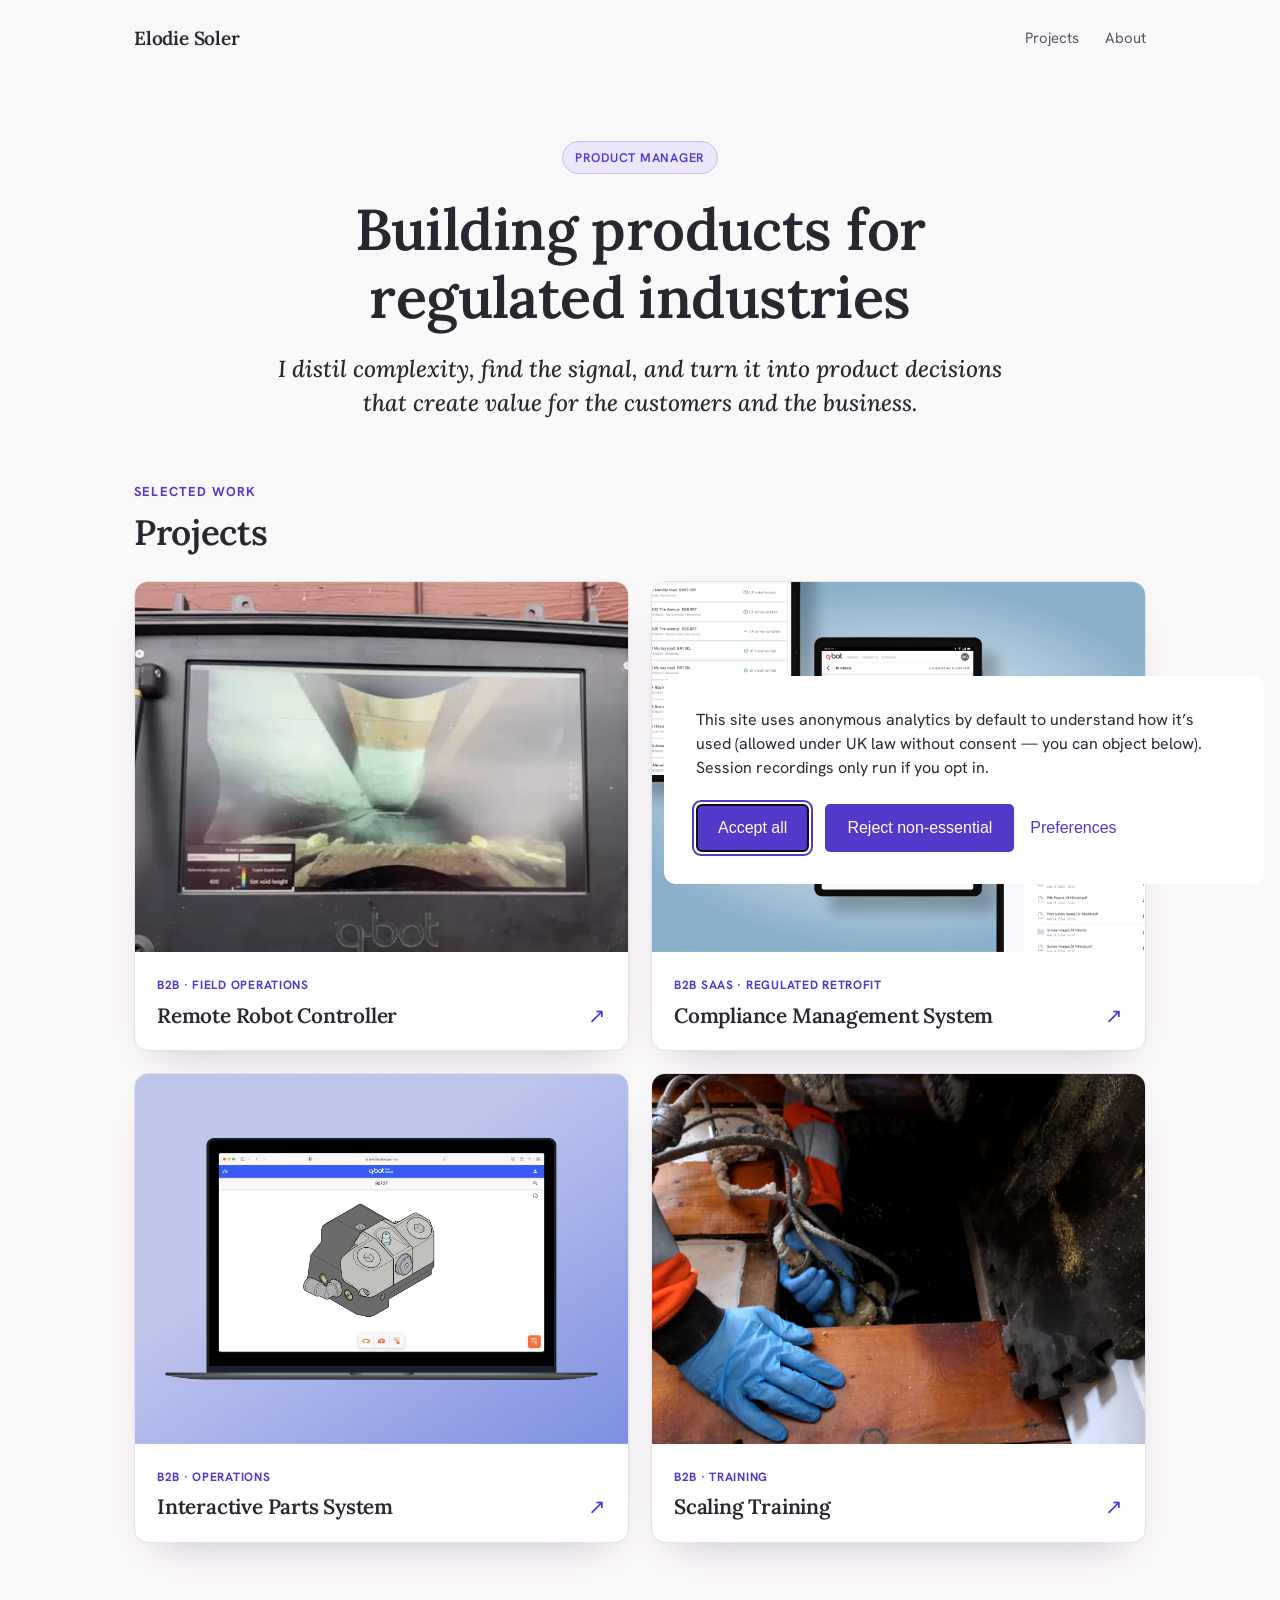
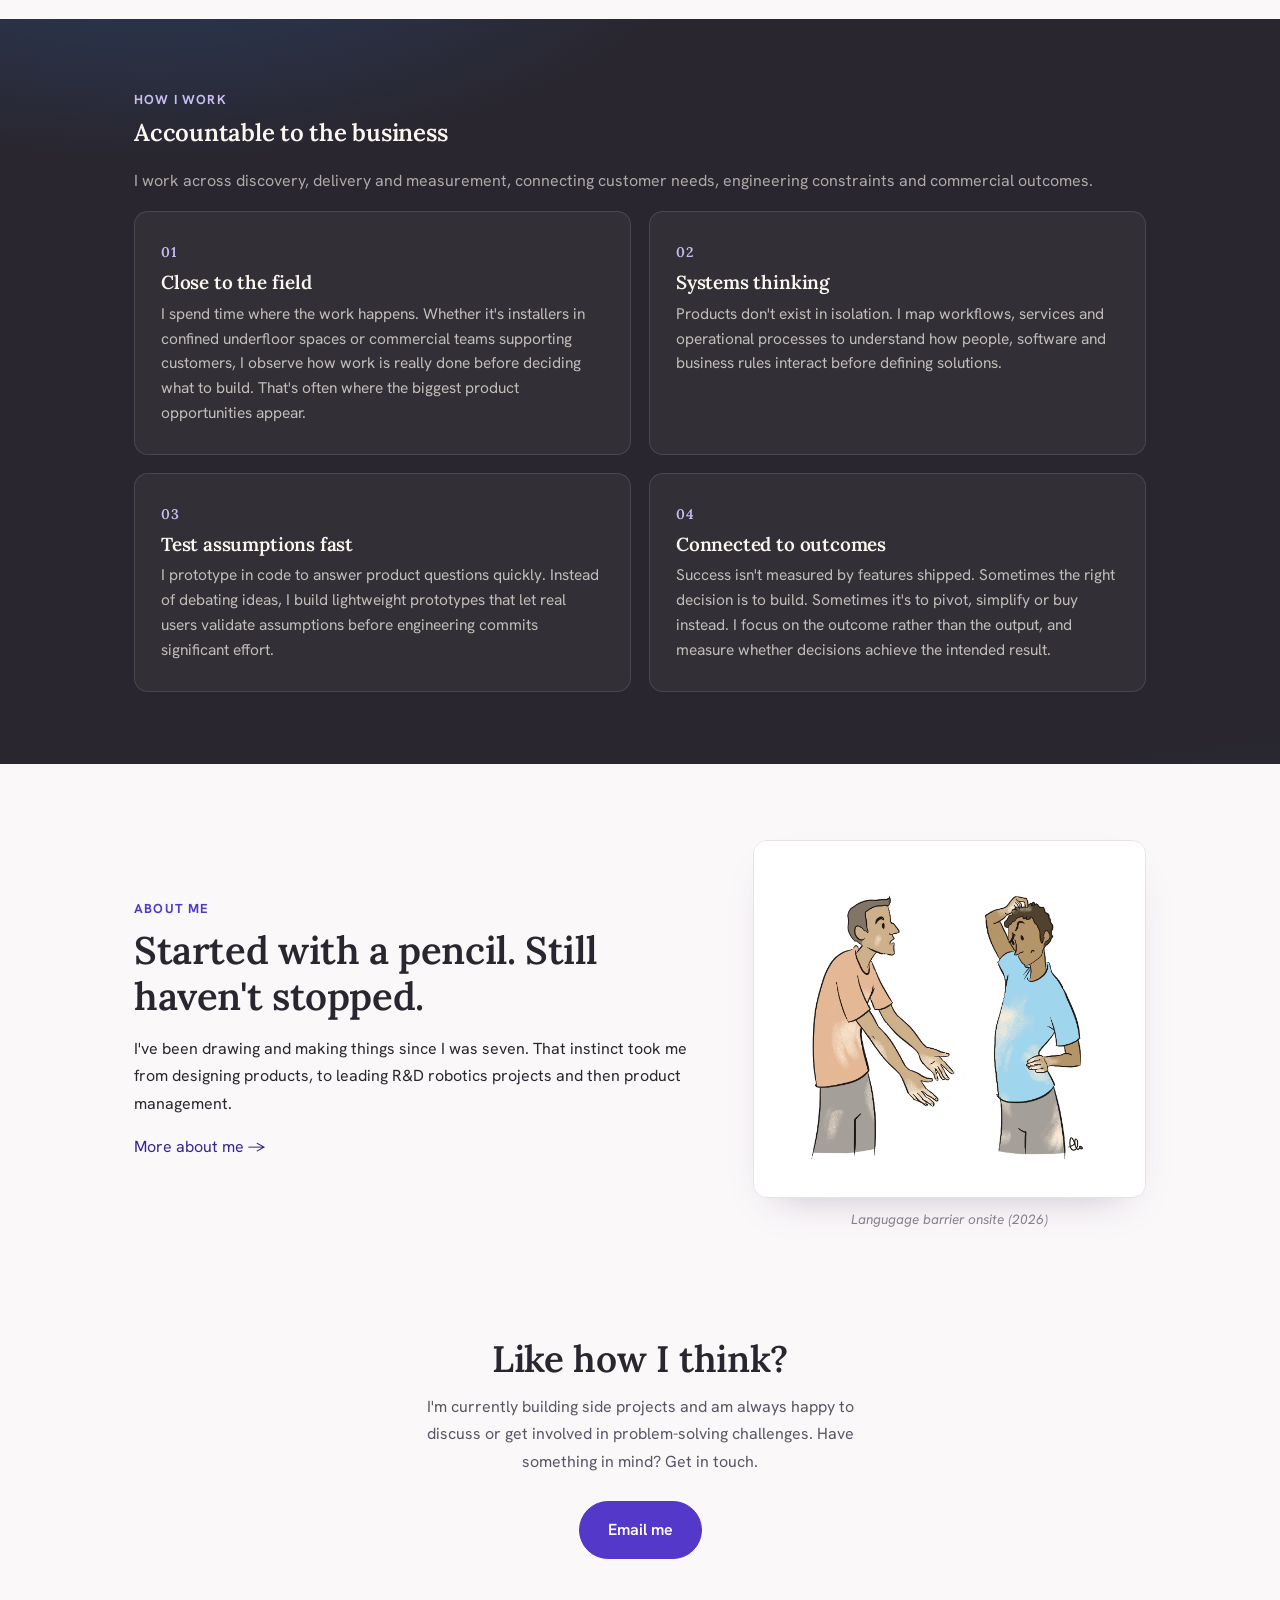
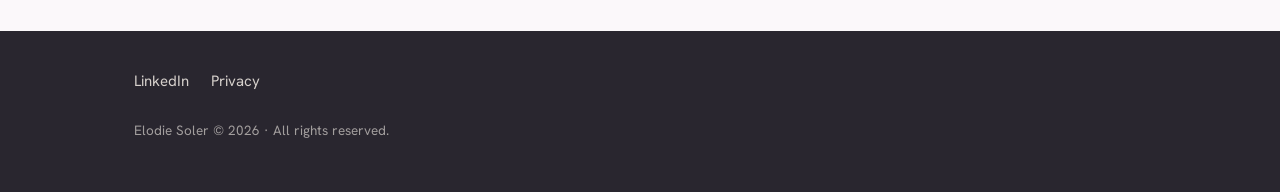
<file: index.html>
<!DOCTYPE html>
<html lang="en-GB">
<head>
<meta charset="UTF-8">
<meta name="viewport" content="width=device-width, initial-scale=1">

<title>Elodie Soler | Product Manager</title>
<meta property="og:type" content="website">
<meta property="og:site_name" content="Elodie Soler">
<meta property="og:url" content="https://elodiesoler.com/">
<meta property="og:title" content="Elodie Soler | Product Manager">
<meta property="og:image" content="https://elodiesoler.com/images/og/default.jpg">
<meta property="og:image:width" content="1200">
<meta property="og:image:height" content="630">
<meta property="og:image:alt" content="Elodie Soler, Product Manager">
<meta name="twitter:card" content="summary_large_image">
<meta property="og:description" content="Product Manager specialising in regulated industries, field operations and compliance. Customer discovery, product strategy, prototyping and measurable outcomes.">
<meta name="description" content="Product Manager specialising in regulated industries, field operations and compliance. Customer discovery, product strategy, prototyping and measurable outcomes.">
<link rel="icon" href="/images/shared/favicon.png">
<link rel="canonical" href="https://elodiesoler.com/">
<link rel="stylesheet" href="/styles.css">

<!-- 1. Consent Mode defaults — opt-out model under PECR statistical purposes exception -->
<script>
  window.dataLayer = window.dataLayer || [];
  function gtag() { dataLayer.push(arguments); }
  gtag('consent', 'default', {
    // Granted unless the visitor has explicitly objected (DUAA opt-out)
    analytics_storage: localStorage.getItem('stcm.consent.analytics') === 'false' ? 'denied' : 'granted',

    // No advertising on this site — never granted
    ad_storage: 'denied',
    ad_user_data: 'denied',
    ad_personalization: 'denied',

    // Essential is required and cannot be rejected
    functionality_storage: 'granted',
    security_storage: 'granted'
  });
</script>

<!-- 2. Silktide Consent Manager (self-hosted) -->
<link rel="stylesheet" href="/assets/cm-ui.css">
<script src="/assets/cm-ui.js"></script>

<!-- 3. Banner configuration -->
<script>
  window.silktideConsentManager.init({
    consentTypes: [
      {
        id: 'essential',
        label: 'Essential',
        description: '<p>Required for the website to function. These cannot be switched off.</p>',
        required: true
      },
      {
        id: 'analytics',
        label: 'Analytics',
        description: '<p>Anonymous, aggregate usage statistics (Google Analytics) to improve this site. On by default under UK law; switch off any time.</p>',
        defaultValue: true,
        gtag: 'analytics_storage',
        onReject: function () {
          // DUAA requires we actually stop: remove existing GA cookies
          ['_ga', '_ga_RZK5H4CGJH'].forEach(function (n) {
            document.cookie = n + '=; expires=Thu, 01 Jan 1970 00:00:00 GMT; path=/; domain=.elodiesoler.com';
            document.cookie = n + '=; expires=Thu, 01 Jan 1970 00:00:00 GMT; path=/';
          });
        }
      },
      {
        id: 'recordings',
        label: 'Session recordings',
        description: '<p>Opt-in session recordings and heatmaps (Microsoft Clarity) to see where the site confuses people.</p>',
        defaultValue: false,
        onReject: function () {
          if (window.clarity) { window.clarity('stop'); }
        }
      }
    ],
    text: {
      prompt: {
        description: '<p>This site uses anonymous analytics by default to understand how it\u2019s used (allowed under UK law without consent \u2014 you can object below). Session recordings only run if you opt in.</p>'
      }
    }
  });
</script>
<!-- ===== END CONSENT ===== -->

<!-- Google Tag Manager -->
<script>(function(w,d,s,l,i){w[l]=w[l]||[];w[l].push({'gtm.start':
new Date().getTime(),event:'gtm.js'});var f=d.getElementsByTagName(s)[0],
j=d.createElement(s),dl=l!='dataLayer'?'&l='+l:'';j.async=true;j.src=
'https://www.googletagmanager.com/gtm.js?id='+i+dl;f.parentNode.insertBefore(j,f);
})(window,document,'script','dataLayer','GTM-PLMG66MH');</script>
<!-- End Google Tag Manager -->
</head>

<body class="index-page">

<!-- Google Tag Manager (noscript) -->
<noscript><iframe src="https://www.googletagmanager.com/ns.html?id=GTM-PLMG66MH"
height="0" width="0" style="display:none;visibility:hidden"></iframe></noscript>
<!-- End Google Tag Manager (noscript) -->

<!-- ===== top nav ===== -->
<nav class="nav">
  <a href="/" class="brand">Elodie Soler</a>
  <div class="links">
    <a href="/">Projects</a>
    <a href="/about/">About</a>
  </div>
</nav>

<!-- ===== HERO ===== -->
<header class="hero hero--centered wide">
  <div class="eyebrow rise d1">
    <span class="tag">Product Manager</span>
  </div>
  <p class="hero-title rise d2">Building products for regulated industries</p>
  <h1 class="lede rise d3">I distil complexity, find the signal, and turn it into product decisions that create value for the customers and the business.</h1>
</header>

<!-- <div class="wide" style="padding-top:24px;"><hr class="divider"></div> -->

<!-- ===== SELECTED WORK ===== -->
<section class="section wide" id="work">
  <span class="kicker">Selected work</span>
  <h2>Projects</h2>
 <!-- <p class="sub">B2B SaaS, robotics operations and feasibility studies.</p>-->

   

  <div class="work-grid">

     <a class="card" href="/projects/robot-control-interface/">
      <div class="thumb"><img src="/images/projects/robot-control-interface/front-cover.jpg" alt="Remote Robot Controller"></div>
      <div class="body">
        <span class="cat">B2B · Field Operations</span>
        <h3>Remote Robot Controller <span class="arr">↗</span></h3>
      </div>
    </a>

   <a class="card" href="/projects/quality-and-compliance-system/">
      <div class="thumb"><img src="/images/projects/quality-and-compliance-system/hero.png" alt="Compliance Management System"></div>
      <div class="body">
        <span class="cat">B2B SaaS · Regulated Retrofit</span>
        <h3>Compliance Management System <span class="arr">↗</span></h3>
      </div>
    </a>

      <!-- <a class="card" href="/projects/web-homepage-redesign/">
      <div class="thumb"><img src="/images/projects/web-homepage-redesign/Hero web homepage cover desktop and mob.png" alt="Web homepage redesign"></div>
      <div class="body">
        <span class="cat">B2C · Web</span>
        <h3>Optimising Visitor Progression<span class="arr">↗</span></h3>
      </div>
    </a> -->

      
    <a class="card" href="/projects/interactive-parts-system/">
      <div class="thumb"><img src="/images/projects/interactive-parts-system/cover.png" alt="Interactive Parts System"></div>
      <div class="body">
        <span class="cat">B2B · Operations</span>
        <h3>Interactive Parts System <span class="arr">↗</span></h3>
      </div>
    </a>

    <a class="card" href="/projects/training-infrastructure/">
      <div class="thumb"><img src="/images/projects/training-infrastructure/Handspray photo.JPG" alt="Installing underfloor insulation"></div>
      <div class="body">
        <span class="cat">B2B · Training</span>
        <h3>Scaling Training<span class="arr">↗</span></h3>
      </div>
    </a>


  </div>
</section>

<!-- ===== HOW I WORK (dark feature band — drawn from real About content) ===== -->
<section class="band">
  <div class="wide">
    <span class="kicker">How I work</span>
    <h2>Accountable to the business</h2>
    <p class="sub">I work across discovery, delivery and measurement, connecting customer needs, engineering constraints and commercial outcomes.</p>

    <div class="cap-grid">
      <div class="cap">
        <span class="num">01</span>
        <h3>Close to the field</h3>
        <p>I spend time where the work happens. Whether it's installers in confined underfloor spaces or commercial teams supporting customers, I observe how work is really done before deciding what to build. That's often where the biggest product opportunities appear.</p>
      </div>
      <div class="cap">
        <span class="num">02</span>
        <h3>Systems thinking</h3>
        <p>Products don't exist in isolation. I map workflows, services and operational processes to understand how people, software and business rules interact before defining solutions.</p>
      </div>
      <div class="cap">
        <span class="num">03</span>
        <h3>Test assumptions fast</h3>
        <p>I prototype in code to answer product questions quickly. Instead of debating ideas, I build lightweight prototypes that let real users validate assumptions before engineering commits significant effort.</p>
      </div>
      <div class="cap">
        <span class="num">04</span>
        <h3>Connected to outcomes</h3>
        <p>Success isn't measured by features shipped. Sometimes the right decision is to build. Sometimes it's to pivot, simplify or buy instead. I focus on the outcome rather than the output, and measure whether decisions achieve the intended result.</p>
      </div>
    </div>
  </div>
</section>

<!-- ===== ABOUT SNIPPET (real bio, no contested year figure) ===== -->
<section class="section wide">
  <div class="about">
    <div>
      <span class="kicker">About me</span>
      <h2>Started with a pencil. Still haven't stopped.</h2>
      <p>I've been drawing and making things since I was seven. That instinct took me from designing products, to leading R&D robotics projects and then product management.</p>
      <p><a href="/about/">More about me →</a></p>
    </div>
    <figure class="about-img">
      <img src="/images/about/2026-08-14_Language barrier.jpg" alt="Lanugage barrier onsite">
      <figcaption>Langugage barrier onsite (2026)</figcaption>
    </figure>
  </div>
</section>

<!-- ===== CTA ===== -->
<section class="cta wide">
  <h2>Like how I think?</h2>
   <p>I'm currently building side projects and am always happy to discuss or get involved in problem-solving challenges. Have something in mind? Get in touch.</p>
  <a class="btn" id="email-cta" href="mailto:eloalisol@gmail.com?subject=Hello%20from%20your%20portfolio">Email me</a>
</section>

<!-- ===== footer ===== -->
<footer>
  <div class="foot">
    <div class="links">
      <a href="https://www.linkedin.com/in/elodie-soler/">LinkedIn</a>
      <a href="/privacy/">Privacy</a>
    </div>
    <div class="copy">Elodie Soler © 2026 · All rights reserved.</div>
  </div>
</footer>

<!--
  OPTIONAL — track the "Email me" / "Get in touch" clicks in GA4 (since there's
  no form, these clicks ARE your conversion). Paste once site-wide via a code
  snippet plugin. Requires gtag (GA4 / Site Kit) already loaded.

  <script>
    document.querySelectorAll('a[href^="mailto:"]').forEach(function(a){
      a.addEventListener('click', function(){
        if (typeof gtag === 'function') {
          gtag('event', 'contact_click', { method: 'email', location: 'homepage' });
        }
      });
    });
  </script>
-->

</body>
</html>
</file>
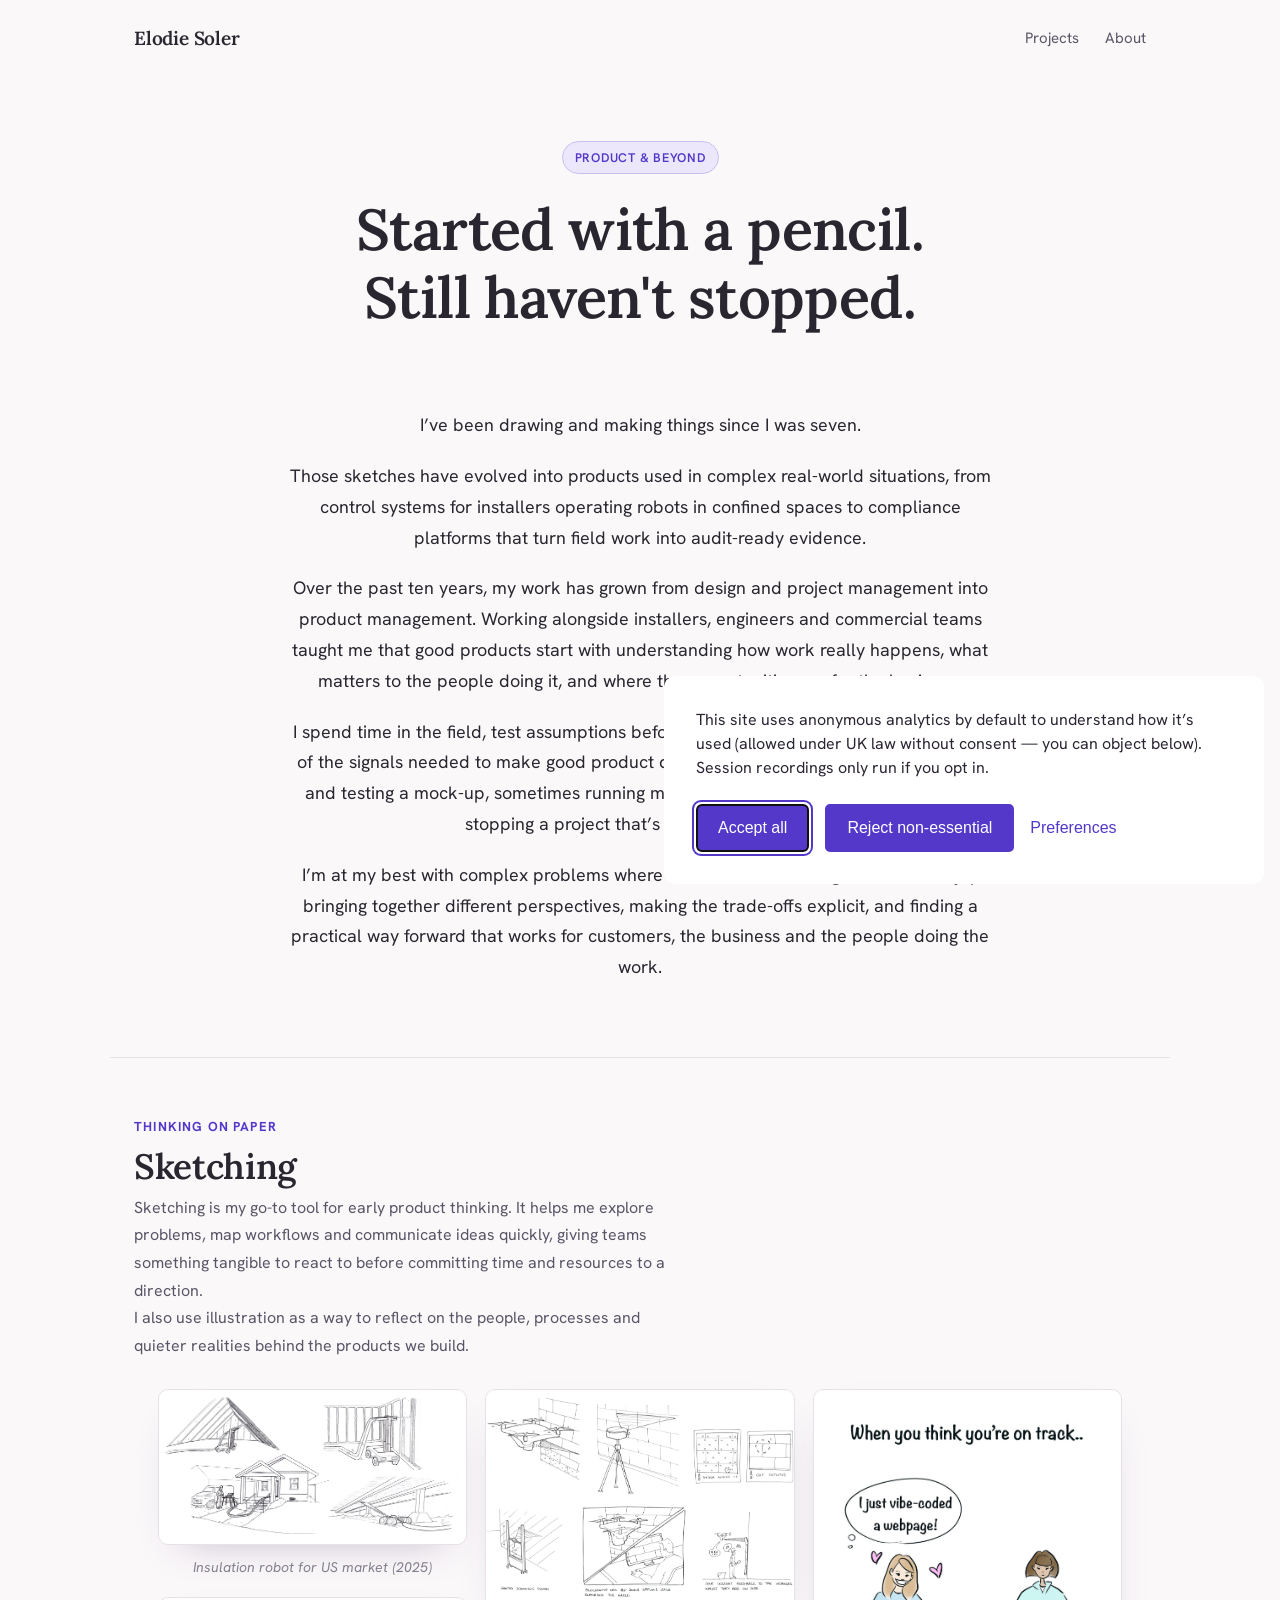
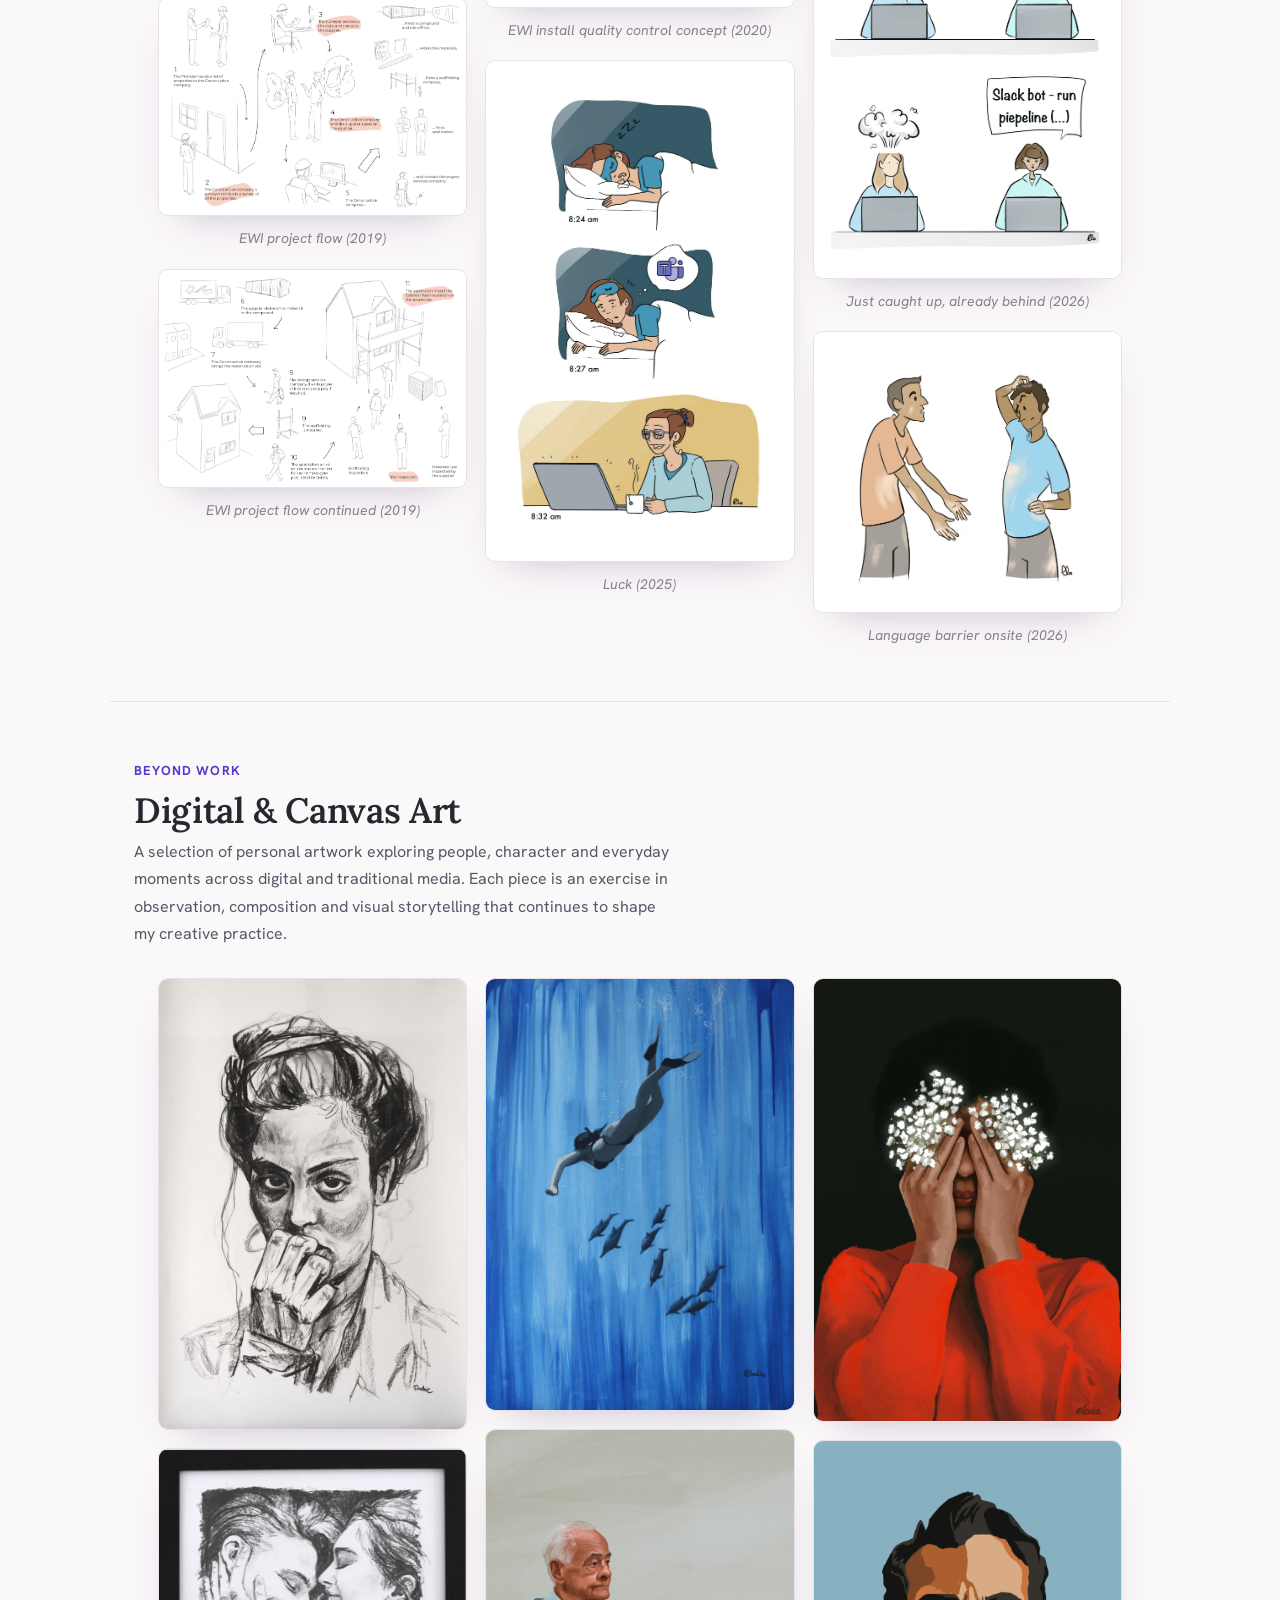
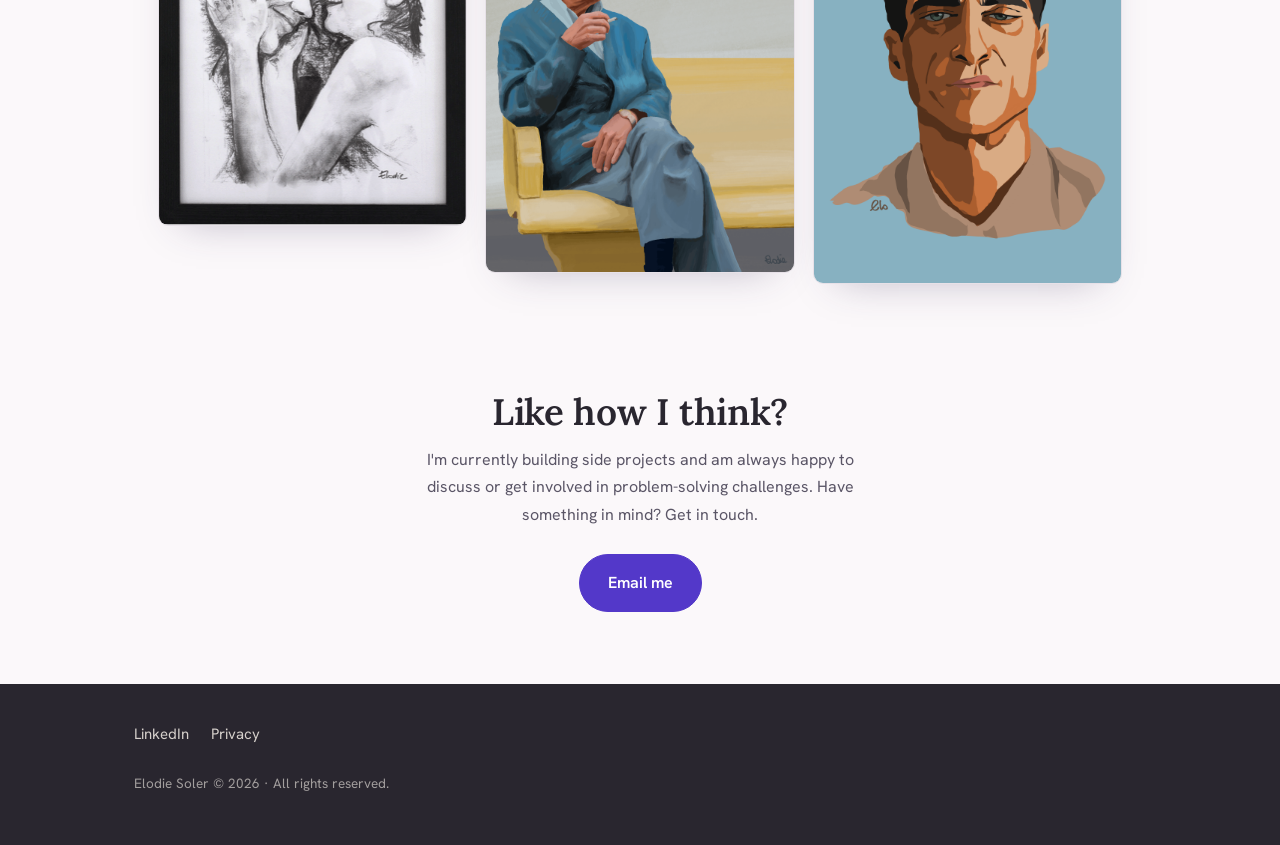
<file: about/index.html>
<!DOCTYPE html>
<html lang="en-GB">
<head>
<meta charset="UTF-8">
<meta name="viewport" content="width=device-width, initial-scale=1">

<title>About Elodie Soler | Product Manager & Product Builder</title>
<meta property="og:url" content="https://elodiesoler.com/about/">
<meta property="og:title" content="About Elodie Soler | Product Manager & Product Builder">
<meta property="og:description" content="Learn how I approach product management through customer discovery, systems thinking and rapid validation, shaped by eight years building products for regulated industries.">
<meta name="description" content="Learn how I approach product management through customer discovery, systems thinking and rapid validation, shaped by eight years building products for regulated industries.">
<link rel="icon" href="/images/shared/favicon.png">
<link rel="canonical" href="https://elodiesoler.com/about/">
<link rel="stylesheet" href="/styles.css">

<!-- 1. Consent Mode defaults — opt-out model under PECR statistical purposes exception -->
<script>
  window.dataLayer = window.dataLayer || [];
  function gtag() { dataLayer.push(arguments); }
  gtag('consent', 'default', {
    // Granted unless the visitor has explicitly objected (DUAA opt-out)
    analytics_storage: localStorage.getItem('stcm.consent.analytics') === 'false' ? 'denied' : 'granted',

    // No advertising on this site — never granted
    ad_storage: 'denied',
    ad_user_data: 'denied',
    ad_personalization: 'denied',

    // Essential is required and cannot be rejected
    functionality_storage: 'granted',
    security_storage: 'granted'
  });
</script>

<!-- 2. Silktide Consent Manager (self-hosted) -->
<link rel="stylesheet" href="/assets/cm-ui.css">
<script>var silktideLogo = '';</script>
<script src="/assets/cm-ui.js"></script>

<!-- 3. Banner configuration -->
<script>
  window.silktideConsentManager.init({
    consentTypes: [
      {
        id: 'essential',
        label: 'Essential',
        description: '<p>Required for the website to function. These cannot be switched off.</p>',
        required: true
      },
      {
        id: 'analytics',
        label: 'Analytics',
        description: '<p>Anonymous, aggregate usage statistics (Google Analytics) to improve this site. On by default under UK law; switch off any time.</p>',
        defaultValue: true,
        gtag: 'analytics_storage',
        onReject: function () {
          // DUAA requires we actually stop: remove existing GA cookies
          ['_ga', '_ga_RZK5H4CGJH'].forEach(function (n) {
            document.cookie = n + '=; expires=Thu, 01 Jan 1970 00:00:00 GMT; path=/; domain=.elodiesoler.com';
            document.cookie = n + '=; expires=Thu, 01 Jan 1970 00:00:00 GMT; path=/';
          });
        }
      },
      {
        id: 'recordings',
        label: 'Session recordings',
        description: '<p>Opt-in session recordings and heatmaps (Microsoft Clarity) to see where the site confuses people.</p>',
        defaultValue: false,
        onReject: function () {
          if (window.clarity) { window.clarity('stop'); }
        }
      }
    ],
    text: {
      prompt: {
        description: '<p>This site uses anonymous analytics by default to understand how it\u2019s used (allowed under UK law without consent \u2014 you can object below). Session recordings only run if you opt in.</p>'
      }
    }
  });
</script>
<!-- ===== END CONSENT ===== -->

<!-- Google Tag Manager -->
<script>(function(w,d,s,l,i){w[l]=w[l]||[];w[l].push({'gtm.start':
new Date().getTime(),event:'gtm.js'});var f=d.getElementsByTagName(s)[0],
j=d.createElement(s),dl=l!='dataLayer'?'&l='+l:'';j.async=true;j.src=
'https://www.googletagmanager.com/gtm.js?id='+i+dl;f.parentNode.insertBefore(j,f);
})(window,document,'script','dataLayer','GTM-PLMG66MH');</script>
<!-- End Google Tag Manager -->
</head>

<body class="about-page">

<!-- Google Tag Manager (noscript) -->
<noscript><iframe src="https://www.googletagmanager.com/ns.html?id=GTM-PLMG66MH"
height="0" width="0" style="display:none;visibility:hidden"></iframe></noscript>
<!-- End Google Tag Manager (noscript) -->

<!-- ===== top nav ===== -->
<nav class="nav">
  <a href="/" class="brand">Elodie Soler</a>
  <div class="links">
    <a href="/">Projects</a>
    <a href="/about/">About</a>
  </div>
</nav>

<!-- ===== HERO ===== -->
<header class="hero wide">
  <div class="eyebrow rise d1">
    <span class="tag">Product & beyond</span>
  </div>
  <h1 class="hero-title rise d2">Started with a pencil.<br>Still haven't stopped.</h1>
</header>

<!-- ===== BIO ===== -->
<section class="section">
  <div class="wrap bio">
    <p>I’ve been drawing and making things since I was seven.</p>
    <p>Those sketches have evolved into products used in complex real-world situations, from control systems for installers operating robots in confined spaces to compliance platforms that turn field work into audit-ready evidence.</p>
    <p>Over the past ten years, my work has grown from design and project management into product management. Working alongside installers, engineers and commercial teams taught me that good products start with understanding how work really happens, what matters to the people doing it, and where the opportunities are for the business.</p>
    <p>I spend time in the field, test assumptions before investing in delivery, and make sense of the signals needed to make good product decisions. Sometimes that means coding and testing a mock-up, sometimes running more customer research, and sometimes stopping a project that’s already underway.</p>
    <p>I’m at my best with complex problems where there’s no obvious right answer. I enjoy bringing together different perspectives, making the trade-offs explicit, and finding a practical way forward that works for customers, the business and the people doing the work.</p>
  </div>
</section>

<hr class="divider">

<!-- ===== TOOLKIT ===== 
<section class="section wide">
  <span class="kicker">What I bring</span>
  <h2>Design, build and measure</h2>
  <p class="sub">I work across disciplines that usually sit with separate people, which enables small teams to move fast without losing rigour.</p>

  <div class="toolkit">
    <div class="tk">
      <h3 class="tk-h">Design</h3>
      <ul>
        <li>User and field research</li>
        <li>Sketching and concept ideation</li>
        <li>Product and visual design</li>
      </ul>
    </div>
    <div class="tk">
      <h3 class="tk-h">Build</h3>
      <ul>
        <li>HTML / CSS / JavaScript</li>
        <li>Rapid prototyping</li>
        <li>Design systems and tokens</li>
      </ul>
    </div>
    <div class="tk">
      <h3 class="tk-h">Measure</h3>
      <ul>
        <li>Connecting design to business outcomes</li>
        <li>Behavioural insight</li>
        <li>Cost-of-delivery analysis</li>
      </ul>
    </div>
  </div>
</section>

<hr class="divider"> -->

<!-- ===== SKETCHING OUT LOUD (real reflection + real illustrations) ===== -->
<section class="section wide">
   <span class="kicker">Thinking on paper</span>
  <h2>Sketching</h2>
  <p class="sub">Sketching is my go-to tool for early product thinking. It helps me explore problems, map workflows and communicate ideas quickly, giving teams something tangible to react to before committing time and resources to a direction.<br>I also use illustration as a way to reflect on the people, processes and quieter realities behind the products we build.</p>

  <div class="wide">
    <div class="gallery">
      <figure><img loading="lazy" src="/images/about/US robots illustration.png" alt="Concept sketches for insulation robots in the US">
      <figcaption>Insulation robot for US market (2025)</figcaption></figure>
      <figure><img loading="lazy" src="/images/about/map-of-opportunities-ewi-p1.jpg" alt="Map of opportunities — external wall insulation part 1">
      <figcaption>EWI project flow (2019)</figcaption></figure>
      <figure><img loading="lazy" src="/images/about/map-of-opportunities-ewi-p2.jpg" alt="Map of opportunities — external wall insulation part 2">
      <figcaption>EWI project flow continued (2019)</figcaption></figure></figure>
      <figure><img loading="lazy" src="/images/about/Concept_Intelligent Quality Control_page1.jpg" alt="Concept sketches for EWI install quality control">
      <figcaption>EWI install quality control concept (2020)</figcaption></figure></figure>
      <figure><img loading="lazy" src="/images/about/late-wakeup-wfh.jpg" alt="Someone waking up just for their morning meeting">
      <figcaption>Luck (2025)</figcaption></figure>
      <figure><img loading="lazy" src="/images/home/about-sketch.jpg" alt="Sketch exploring AI capabilities in product work">
      <figcaption>Just caught up, already behind (2026)</figcaption></figure>
      <figure><img loading="lazy" src="/images/about/2026-08-14_Language barrier.jpg" alt="Language barrier onsite">
      <figcaption>Language barrier onsite (2026)</figcaption></figure>
    </div>
  </div>
</section>

<hr class="divider">

<!-- ===== PAINTING & ILLUSTRATION ===== -->
<section class="section wide">
  <span class="kicker">Beyond Work</span>
  <h2>Digital & Canvas Art</h2>
  <p class="sub">A selection of personal artwork exploring people, character and everyday moments across digital and traditional media. Each piece is an exercise in observation, composition and visual storytelling that continues to shape my creative practice.</p>

    <div class="wide">
    <div class="gallery">
      <figure><img loading="lazy" src="/images/about/Drawing-deep look.png" alt="Charcoal portrait drawing"></figure>
      <figure><img loading="lazy" src="/images/about/Drawing-Couple.png" alt="Happy couple"></figure>
      <figure><img loading="lazy" src="/images/about/Painting-diving.png" alt="Painting of a person diving"></figure>
      <figure><img loading="lazy" src="/images/about/Painting-Man on yellow bench.png" alt="Digital painting of a man on a yello bench"></figure>
      <figure><img loading="lazy" src="/images/about/Painting-blossoming.png" alt="Face hidden behind flowers"></figure>
      <figure><img loading="lazy" src="/images/about/Painting-stylised actor portrait.png" alt="Stylised portrait"></figure>
    </div>
  </div>
</section>

<!-- ===== CTA ===== -->
<section class="cta wide">
  <h2>Like how I think?</h2>
  <p>I'm currently building side projects and am always happy to discuss or get involved in problem-solving challenges. Have something in mind? Get in touch.</p>
  <a class="btn" id="email-cta" href="mailto:eloalisol@gmail.com?subject=Hello%20from%20your%20portfolio">Email me</a>
</section>

<!-- ===== footer ===== -->
<footer>
  <div class="foot">
    <div class="links">
      <a href="https://www.linkedin.com/in/elodie-soler/">LinkedIn</a>
      <a href="/privacy/">Privacy</a>
    </div>
    <div class="copy">Elodie Soler © 2026 · All rights reserved.</div>
  </div>
</footer>

</body>
</html>
</file>
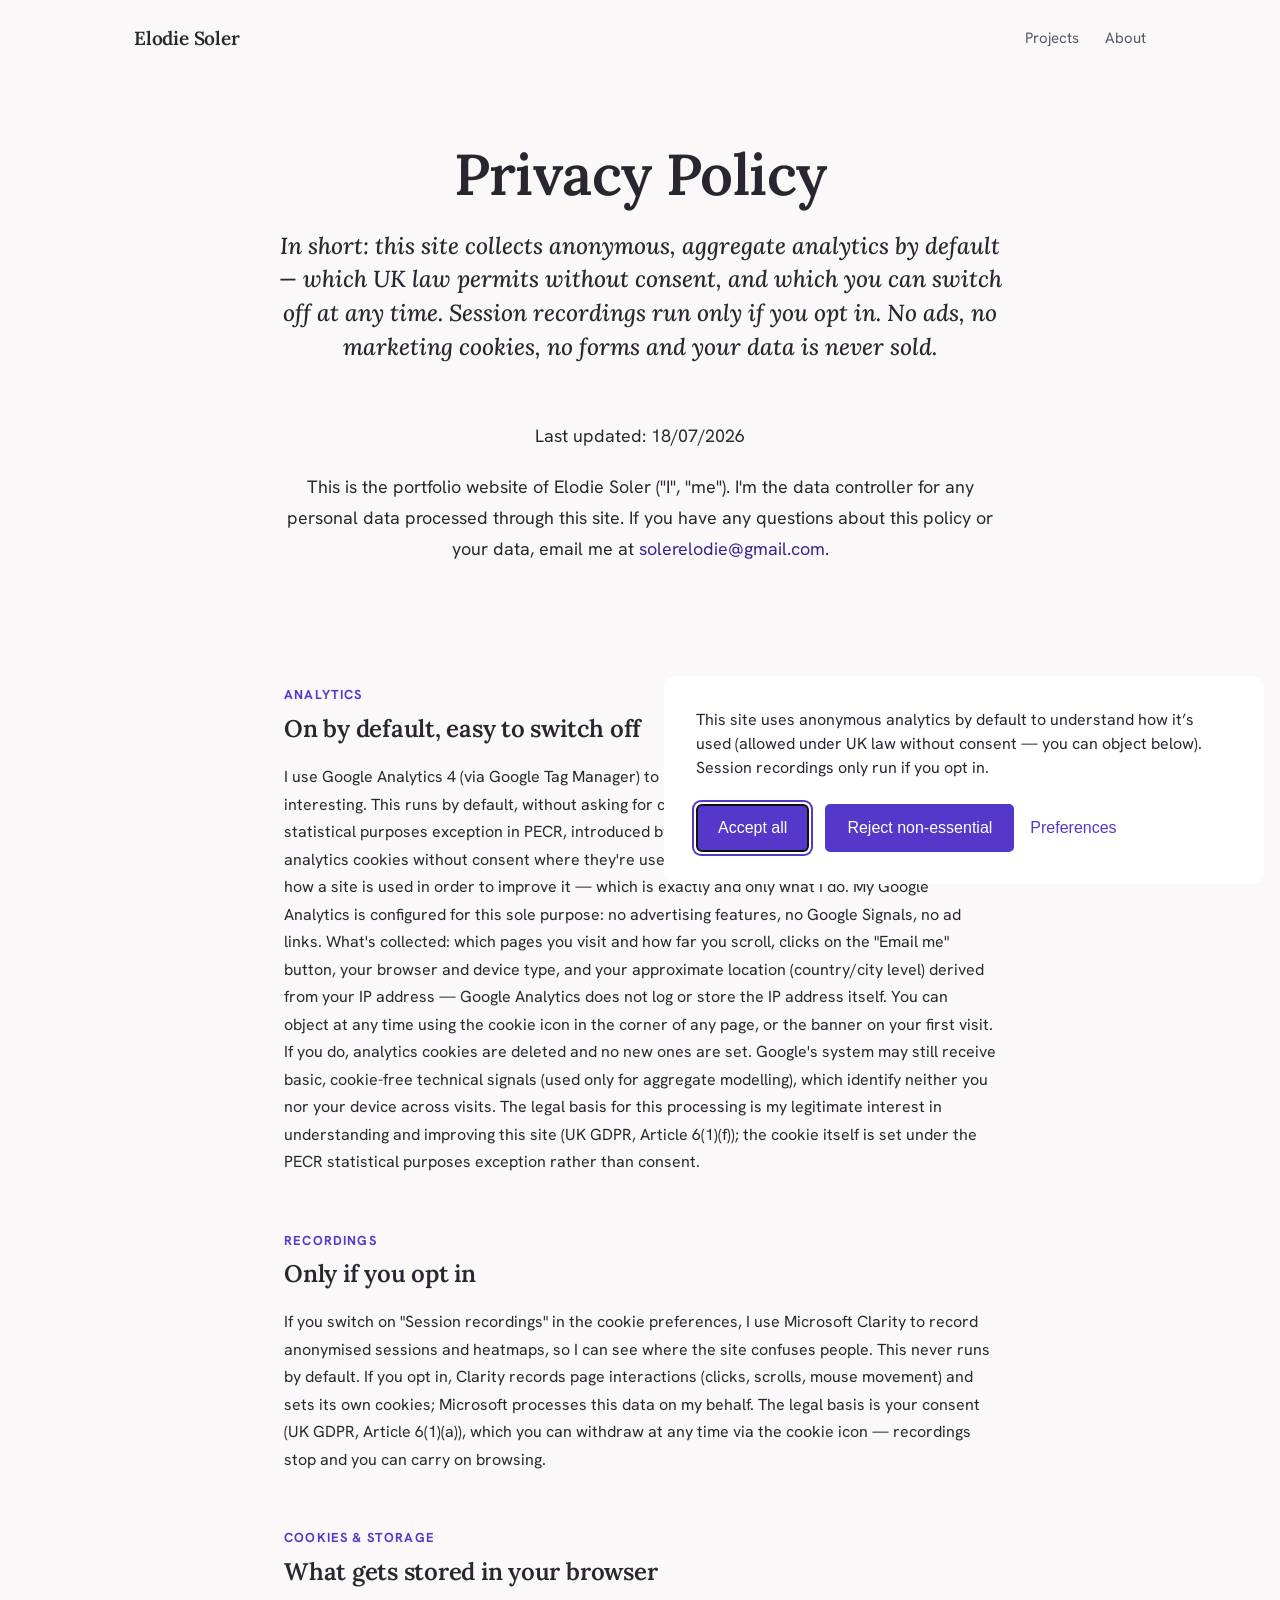
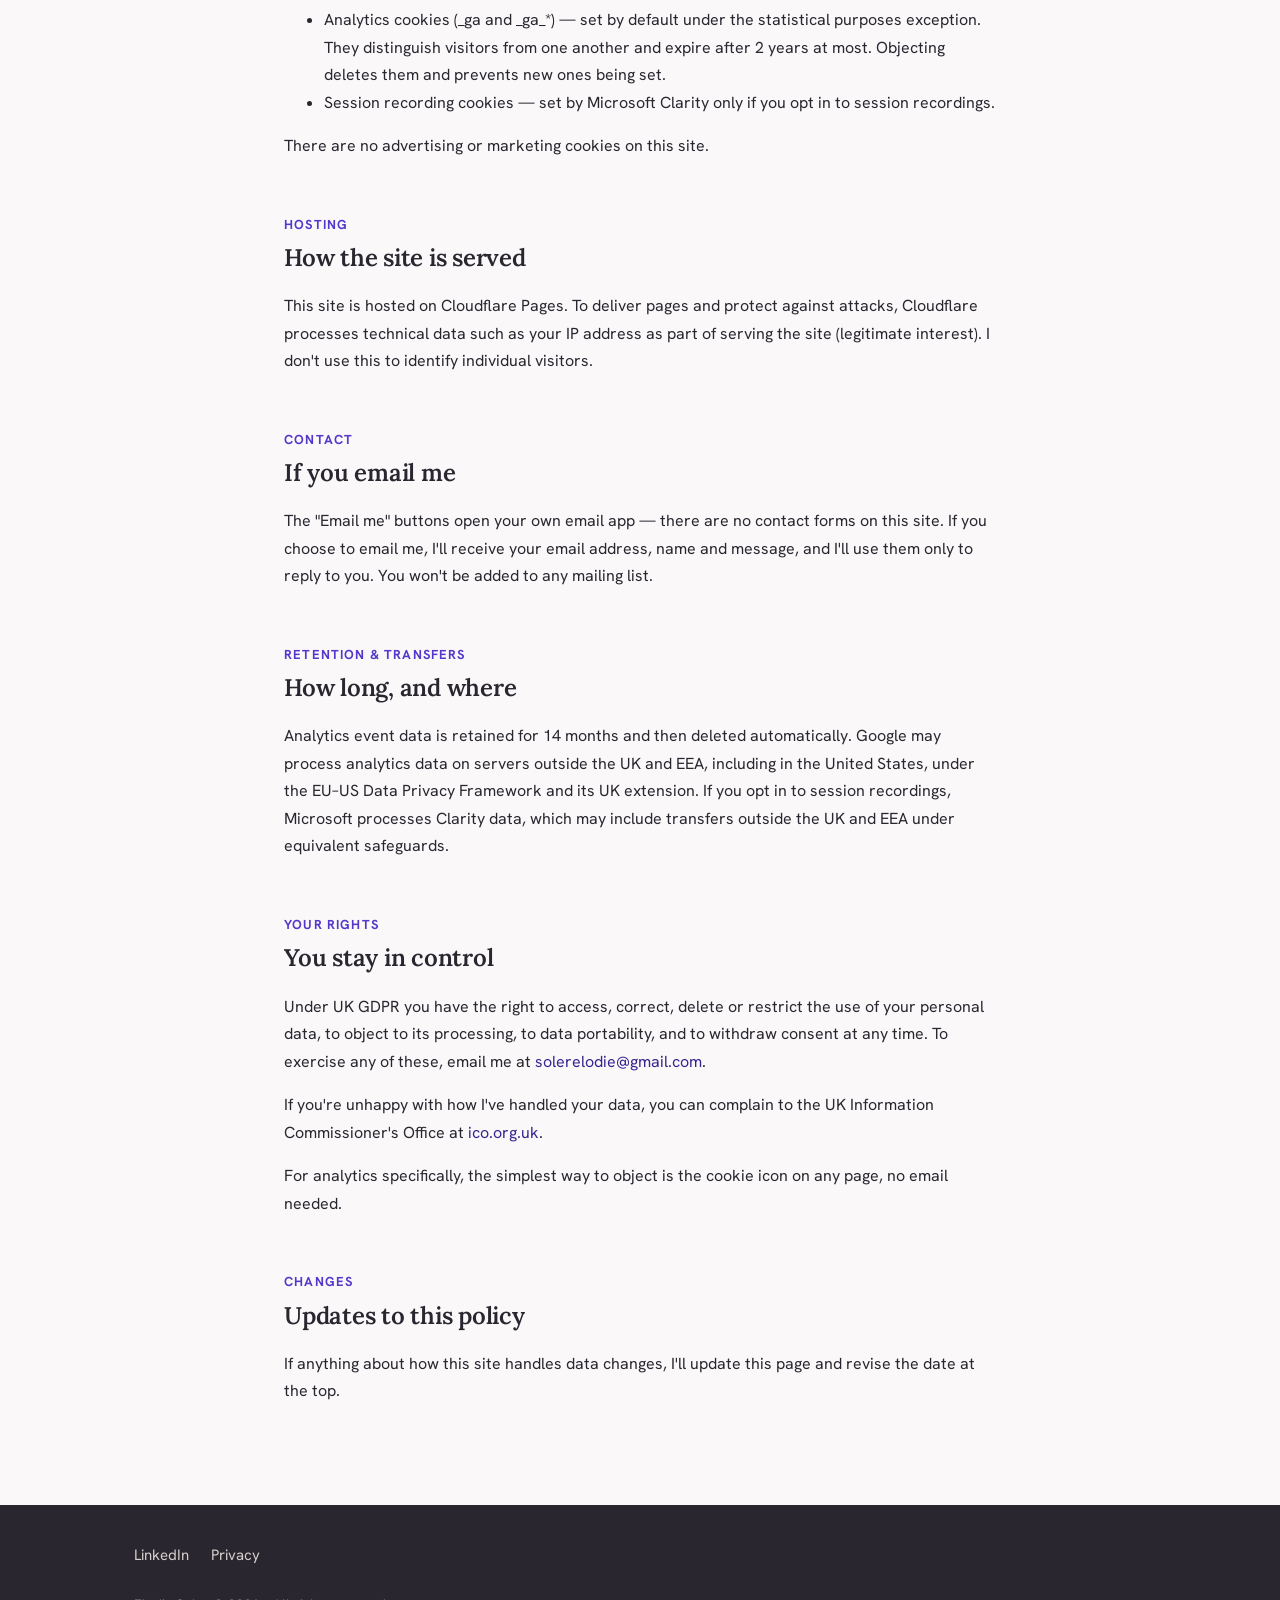
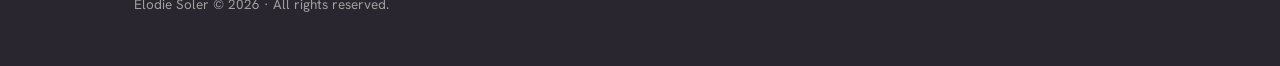
<file: privacy/index.html>
<!DOCTYPE html>
<html lang="en-GB">
<head>
<meta charset="UTF-8">
<meta name="viewport" content="width=device-width, initial-scale=1">
 
<title>Privacy Policy | Elodie Soler</title>
<meta name="description" content="How this website handles your data: anonymous analytics by default with an easy opt-out, session recordings only with consent, no ads, no data sales.">
<link rel="icon" href="/images/shared/favicon.png">
<link rel="canonical" href="https://elodiesoler.com/privacy/">
<link rel="stylesheet" href="/styles.css">

<!-- 1. Consent Mode defaults — opt-out model under PECR statistical purposes exception -->
<script>
  window.dataLayer = window.dataLayer || [];
  function gtag() { dataLayer.push(arguments); }
  gtag('consent', 'default', {
    // Granted unless the visitor has explicitly objected (DUAA opt-out)
    analytics_storage: localStorage.getItem('stcm.consent.analytics') === 'false' ? 'denied' : 'granted',

    // No advertising on this site — never granted
    ad_storage: 'denied',
    ad_user_data: 'denied',
    ad_personalization: 'denied',

    // Essential is required and cannot be rejected
    functionality_storage: 'granted',
    security_storage: 'granted'
  });
</script>

<!-- 2. Silktide Consent Manager (self-hosted) -->
<link rel="stylesheet" href="/assets/cm-ui.css">
<script src="/assets/cm-ui.js"></script>

<!-- 3. Banner configuration -->
<script>
  window.silktideConsentManager.init({
    consentTypes: [
      {
        id: 'essential',
        label: 'Essential',
        description: '<p>Required for the website to function. These cannot be switched off.</p>',
        required: true
      },
      {
        id: 'analytics',
        label: 'Analytics',
        description: '<p>Anonymous, aggregate usage statistics (Google Analytics) to improve this site. On by default under UK law; switch off any time.</p>',
        defaultValue: true,
        gtag: 'analytics_storage',
        onReject: function () {
          // DUAA requires we actually stop: remove existing GA cookies
          ['_ga', '_ga_RZK5H4CGJH'].forEach(function (n) {
            document.cookie = n + '=; expires=Thu, 01 Jan 1970 00:00:00 GMT; path=/; domain=.elodiesoler.com';
            document.cookie = n + '=; expires=Thu, 01 Jan 1970 00:00:00 GMT; path=/';
          });
        }
      },
      {
        id: 'recordings',
        label: 'Session recordings',
        description: '<p>Opt-in session recordings and heatmaps (Microsoft Clarity) to see where the site confuses people.</p>',
        defaultValue: false,
        onReject: function () {
          if (window.clarity) { window.clarity('stop'); }
        }
      }
    ],
    text: {
      prompt: {
        description: '<p>This site uses anonymous analytics by default to understand how it\u2019s used (allowed under UK law without consent \u2014 you can object below). Session recordings only run if you opt in.</p>'
      }
    }
  });
</script>
<!-- ===== END CONSENT ===== -->

<!-- Google Tag Manager -->
<script>(function(w,d,s,l,i){w[l]=w[l]||[];w[l].push({'gtm.start':
new Date().getTime(),event:'gtm.js'});var f=d.getElementsByTagName(s)[0],
j=d.createElement(s),dl=l!='dataLayer'?'&l='+l:'';j.async=true;j.src=
'https://www.googletagmanager.com/gtm.js?id='+i+dl;f.parentNode.insertBefore(j,f);
})(window,document,'script','dataLayer','GTM-PLMG66MH');</script>
<!-- End Google Tag Manager -->
</head>

<body class="privacy-page">

  <!-- Google Tag Manager (noscript) -->
<noscript><iframe src="https://www.googletagmanager.com/ns.html?id=GTM-PLMG66MH"
height="0" width="0" style="display:none;visibility:hidden"></iframe></noscript>
<!-- End Google Tag Manager (noscript) -->

<!-- ===== top nav ===== -->
<nav class="nav">
  <a href="/" class="brand">Elodie Soler</a>
  <div class="links">
    <a href="/">Projects</a>
    <a href="/about">About</a>
  </div>
</nav>

<!-- ===== HERO ===== -->
<header class="hero wide">
  <h1 class="rise d2">Privacy Policy</h1>
  <p class="lede rise d3">In short: this site collects anonymous, aggregate analytics by default — which UK law permits without consent, and which you can switch off at any time. Session recordings run only if you opt in. No ads, no marketing cookies, no forms and your data is never sold.</p>
</header>

<!-- ===== WHO I AM ===== -->
<section class="section">
  <div class="wrap bio">
    <p>Last updated: 18/07/2026</p>
    <p>This is the portfolio website of Elodie Soler ("I", "me"). I'm the data controller for any personal data processed through this site. If you have any questions about this policy or your data, email me at <a href="mailto:solerelodie@gmail.com">solerelodie@gmail.com</a>.</p>
  </div>
</section>


<!-- ===== ANALYTICS ===== -->
<section class="wrap">
  <span class="kicker">Analytics</span>
  <h2>On by default, easy to switch off</h2>
  <p>I use Google Analytics 4 (via Google Tag Manager) to understand which projects people find interesting. This runs by default, without asking for consent. Since February 2026, UK law (the statistical purposes exception in PECR, introduced by the Data (Use and Access) Act 2025) permits analytics cookies without consent where they're used solely to collect aggregate statistics about how a site is used in order to improve it — which is exactly and only what I do. My Google Analytics is configured for this sole purpose: no advertising features, no Google Signals, no ad links.
What's collected: which pages you visit and how far you scroll, clicks on the "Email me" button, your browser and device type, and your approximate location (country/city level) derived from your IP address — Google Analytics does not log or store the IP address itself.
You can object at any time using the cookie icon in the corner of any page, or the banner on your first visit. If you do, analytics cookies are deleted and no new ones are set. Google's system may still receive basic, cookie-free technical signals (used only for aggregate modelling), which identify neither you nor your device across visits.
The legal basis for this processing is my legitimate interest in understanding and improving this site (UK GDPR, Article 6(1)(f)); the cookie itself is set under the PECR statistical purposes exception rather than consent.</p>
</section>

<section class="wrap">
  <span class="kicker">Recordings</span>
  <h2>Only if you opt in</h2>
  <p>If you switch on "Session recordings" in the cookie preferences, I use Microsoft Clarity to record anonymised sessions and heatmaps, so I can see where the site confuses people. This never runs by default. If you opt in, Clarity records page interactions (clicks, scrolls, mouse movement) and sets its own cookies; Microsoft processes this data on my behalf. The legal basis is your consent (UK GDPR, Article 6(1)(a)), which you can withdraw at any time via the cookie icon — recordings stop and you can carry on browsing.</p>
</section>


<!-- ===== COOKIES & STORAGE ===== -->
<section class="wrap">
  <span class="kicker">Cookies &amp; storage</span>
  <h2>What gets stored in your browser</h2>
  <ul class="clean">
   <li>Analytics cookies (_ga and _ga_*) — set by default under the statistical purposes exception. They distinguish visitors from one another and expire after 2 years at most. Objecting deletes them and prevents new ones being set.</li>
   <li>Session recording cookies — set by Microsoft Clarity only if you opt in to session recordings.</li>
  </ul>
  <p>There are no advertising or marketing cookies on this site.</p>
</section>

<!-- ===== HOSTING ===== -->
<section class="wrap">
  <span class="kicker">Hosting</span>
  <h2>How the site is served</h2>
  <p>This site is hosted on Cloudflare Pages. To deliver pages and protect against attacks, Cloudflare processes technical data such as your IP address as part of serving the site (legitimate interest). I don't use this to identify individual visitors.</p>
</section>


<!-- ===== CONTACT ===== -->
<section class="wrap">
  <span class="kicker">Contact</span>
  <h2>If you email me</h2>
  <p>The "Email me" buttons open your own email app — there are no contact forms on this site. If you choose to email me, I'll receive your email address, name and message, and I'll use them only to reply to you. You won't be added to any mailing list.</p>
</section>


<!-- ===== RETENTION & TRANSFERS ===== -->
<section class="wrap">
  <span class="kicker">Retention &amp; transfers</span>
  <h2>How long, and where</h2>
  <p>Analytics event data is retained for 14 months and then deleted automatically. Google may process analytics data on servers outside the UK and EEA, including in the United States, under the EU–US Data Privacy Framework and its UK extension. If you opt in to session recordings, Microsoft processes Clarity data, which may include transfers outside the UK and EEA under equivalent safeguards.</p>
</section>


<!-- ===== YOUR RIGHTS ===== -->
<section class="wrap">
  <span class="kicker">Your rights</span>
  <h2>You stay in control</h2>
  <p>Under UK GDPR you have the right to access, correct, delete or restrict the use of your personal data, to object to its processing, to data portability, and to withdraw consent at any time. To exercise any of these, email me at <a href="mailto:solerelodie@gmail.com">solerelodie@gmail.com</a>.</p>
  <p>If you're unhappy with how I've handled your data, you can complain to the UK Information Commissioner's Office at <a href="https://ico.org.uk" rel="noopener">ico.org.uk</a>.</p>
  <p>For analytics specifically, the simplest way to object is the cookie icon on any page, no email needed.</p>
</section>


<!-- ===== CHANGES ===== -->
<section class="wrap-final">
  <span class="kicker">Changes</span>
  <h2>Updates to this policy</h2>
  <p>If anything about how this site handles data changes, I'll update this page and revise the date at the top.</p>
</section>

<!-- ===== footer ===== -->
<footer>
  <div class="foot">
    <div class="links">
      <a href="https://www.linkedin.com/in/elodie-soler/">LinkedIn</a>
      <a href="/privacy/">Privacy</a>
    </div>
    <div class="copy">Elodie Soler © 2026 · All rights reserved.</div>
  </div>
</footer>

</body>
</html>
</file>
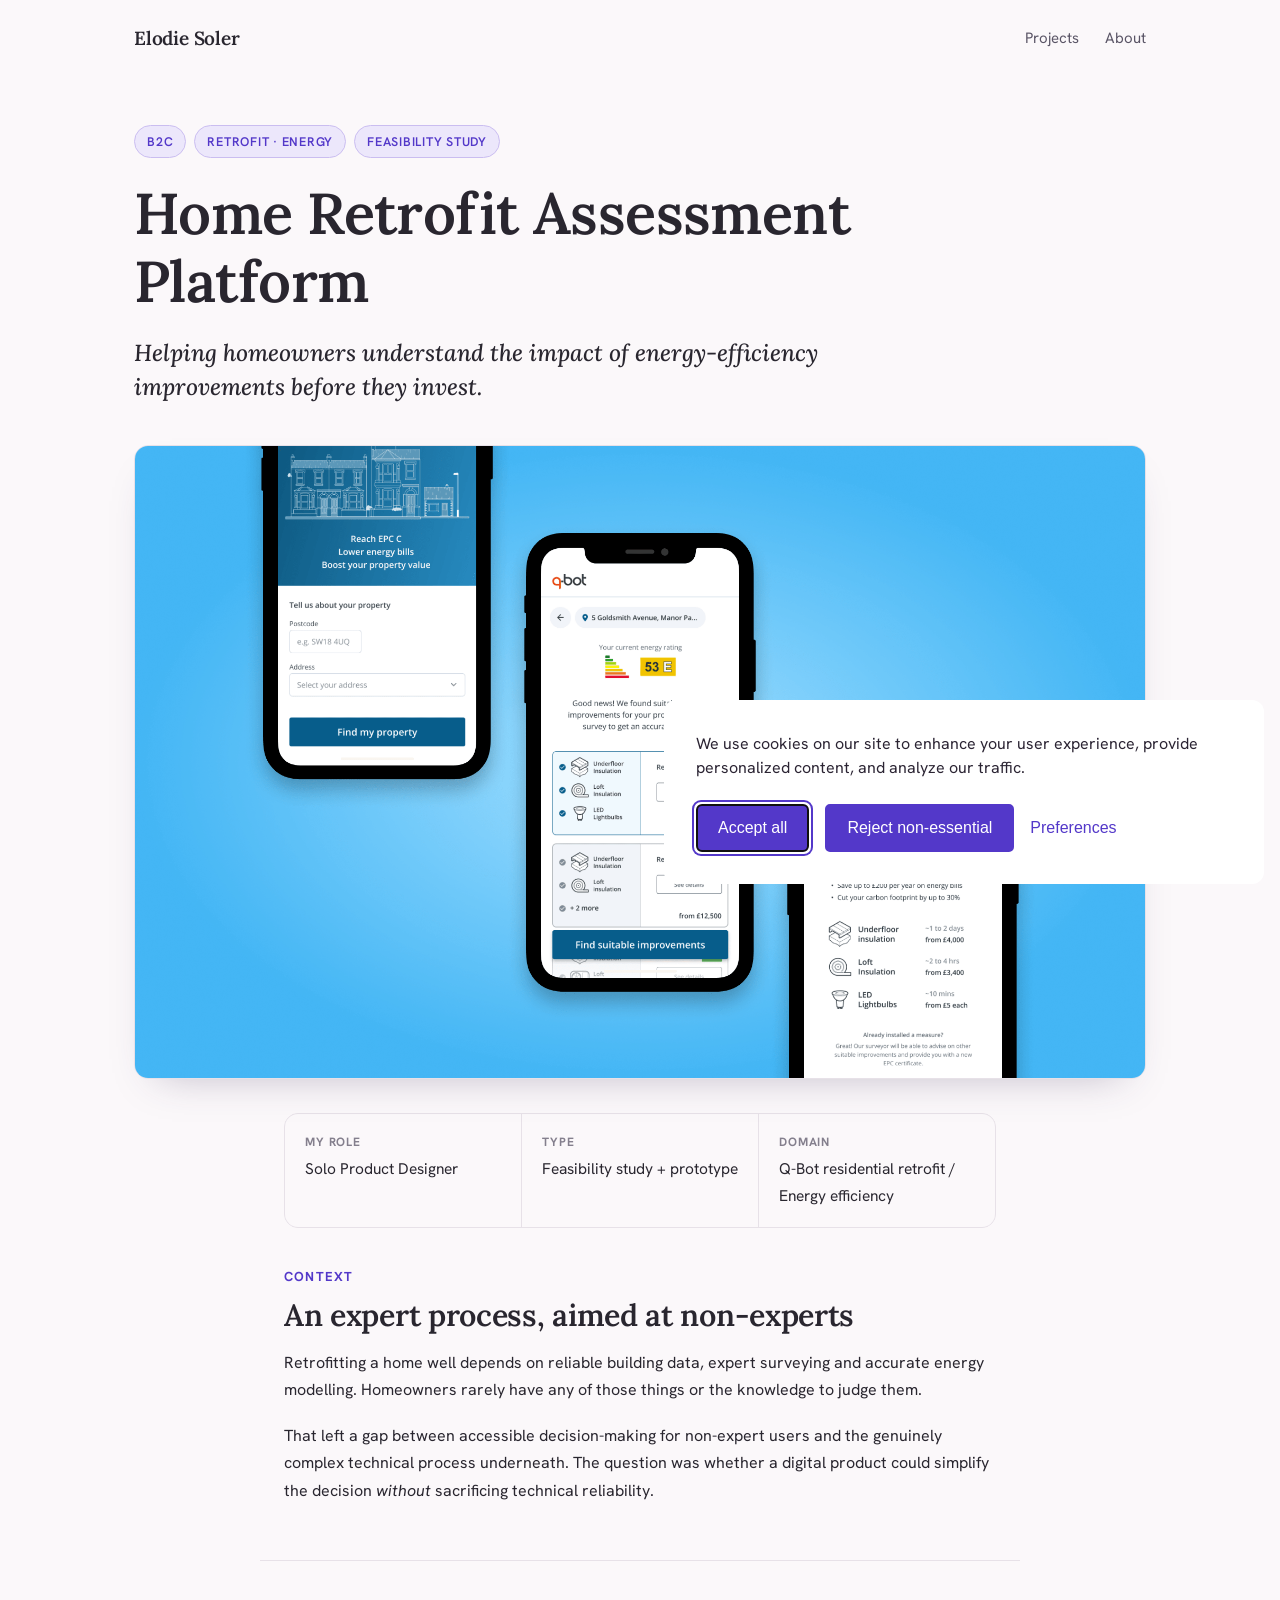
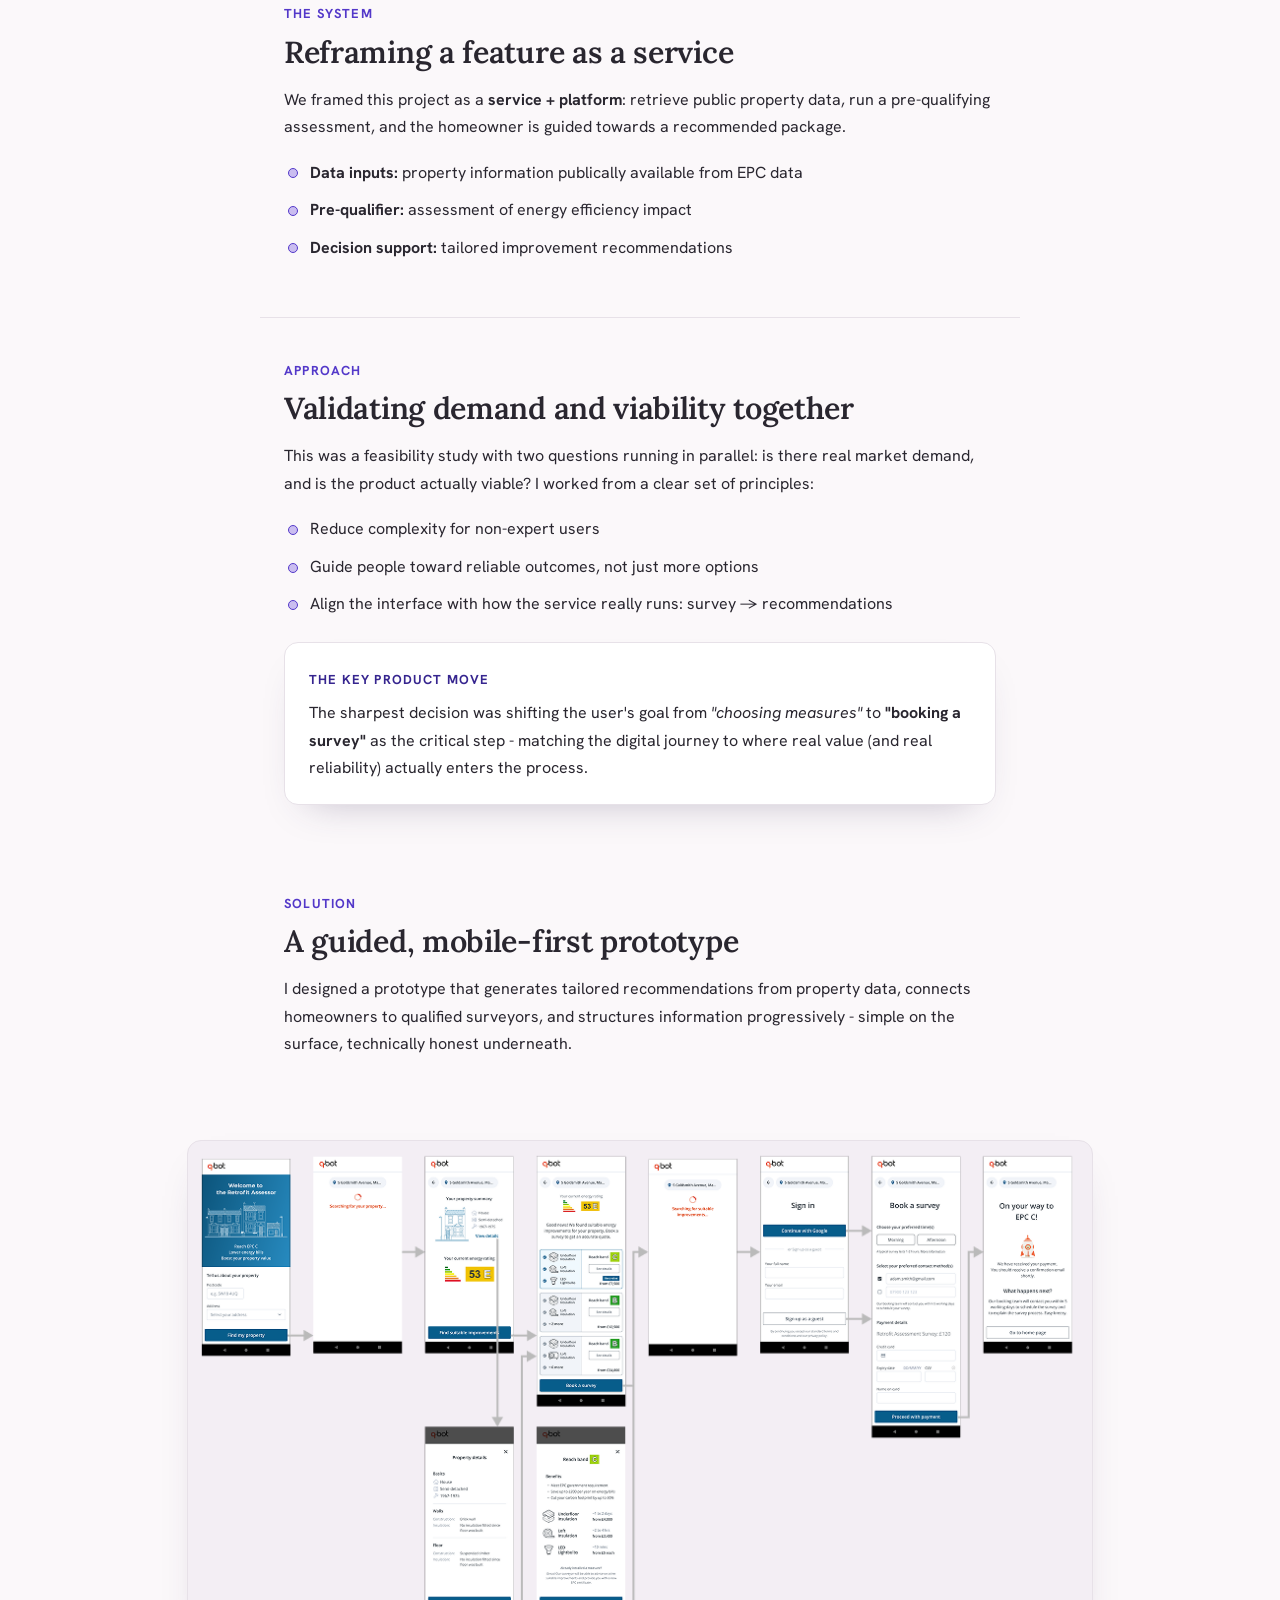
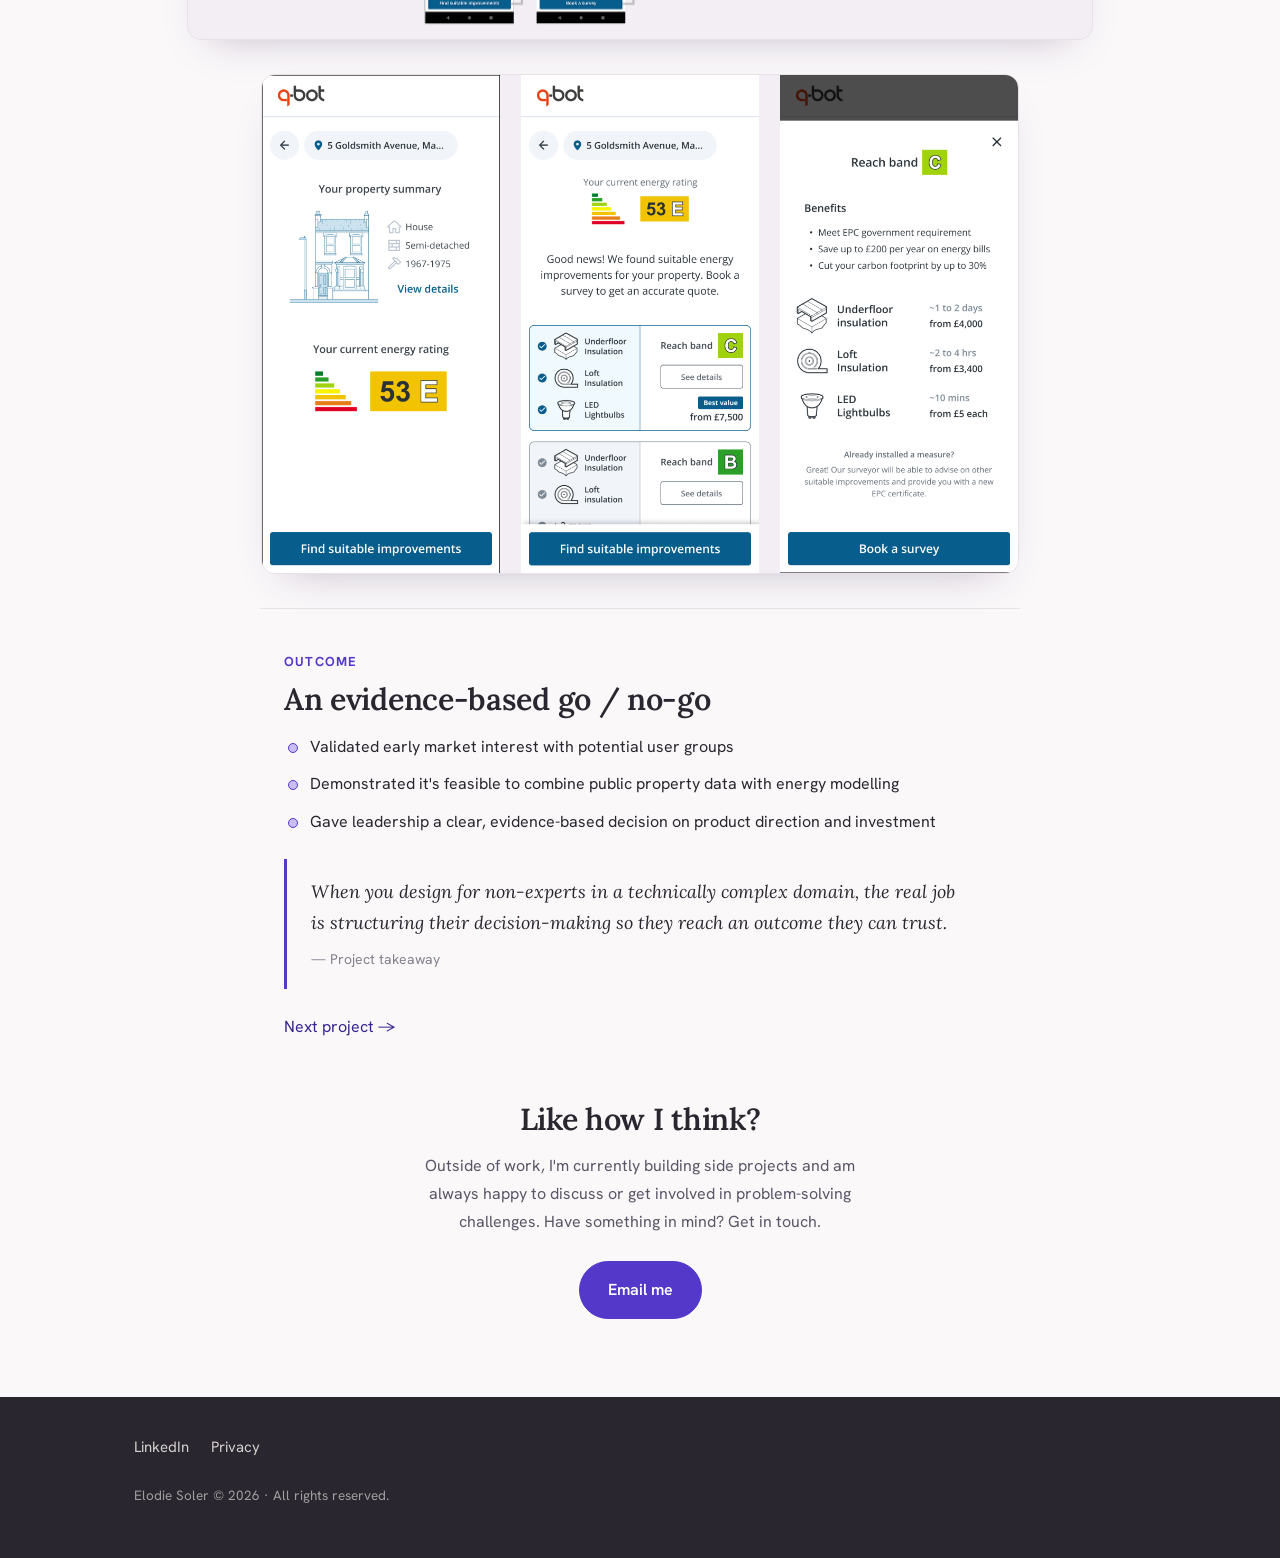
<file: projects/home-retrofit-assessment-platform/index.html>
<!DOCTYPE html>
<html lang="en-GB">
<head>
<meta charset="UTF-8">
<meta name="viewport" content="width=device-width, initial-scale=1">

<!-- 1. Consent Mode defaults: everything denied until the visitor chooses -->
<script>
  window.dataLayer = window.dataLayer || [];
  function gtag() { dataLayer.push(arguments); }
  gtag('consent', 'default', {
    analytics_storage:     localStorage.getItem('stcm.consent.analytics') === 'true' ? 'granted' : 'denied',
    ad_storage:            localStorage.getItem('stcm.consent.marketing') === 'true' ? 'granted' : 'denied',
    ad_user_data:          localStorage.getItem('stcm.consent.marketing') === 'true' ? 'granted' : 'denied',
    ad_personalization:    localStorage.getItem('stcm.consent.marketing') === 'true' ? 'granted' : 'denied',
    functionality_storage: localStorage.getItem('stcm.consent.essential') === 'true' ? 'granted' : 'denied',
    security_storage:      localStorage.getItem('stcm.consent.essential') === 'true' ? 'granted' : 'denied'
  });
</script>

<!-- 2. Silktide Consent Manager (self-hosted) -->
<link rel="stylesheet" href="/assets/cm-ui.css">
<script src="/assets/cm-ui.js"></script>

<!-- 3. Banner configuration -->
<script>
  window.silktideConsentManager.init({
    consentTypes: [
      {
        id: 'analytics',
        label: 'Analytics',
        description: 'These help us understand how visitors interact with the website.',
        defaultValue: false,
        gtag: 'analytics_storage'
      },
      {
        id: 'essential',
        label: 'Essential',
        description: 'These are required for the website to work properly.',
        required: true
      }
    ]
  });
</script>
<!-- ===== END CONSENT ===== -->

<!-- Google Tag Manager -->
<script>(function(w,d,s,l,i){w[l]=w[l]||[];w[l].push({'gtm.start':
new Date().getTime(),event:'gtm.js'});var f=d.getElementsByTagName(s)[0],
j=d.createElement(s),dl=l!='dataLayer'?'&l='+l:'';j.async=true;j.src=
'https://www.googletagmanager.com/gtm.js?id='+i+dl;f.parentNode.insertBefore(j,f);
})(window,document,'script','dataLayer','GTM-PLMG66MH');</script>
<!-- End Google Tag Manager -->

<title>Home Retrofit Assessment Platform - Elodie Soler</title>
<meta name="description" content="Product design case study for a home retrofit assessment platform, exploring user needs, retrofit planning journeys and opportunities to simplify energy-efficiency decisions.">
<link rel="icon" href="/images/shared/favicon.png">
<link rel="canonical" href="https://elodiesoler.com/projects/home-retrofit-assessment-platform/">
<link rel="stylesheet" href="/styles.css">
</head>

<body class="case-study-page">

<!-- Google Tag Manager (noscript) -->
<noscript><iframe src="https://www.googletagmanager.com/ns.html?id=GTM-PLMG66MH"
height="0" width="0" style="display:none;visibility:hidden"></iframe></noscript>
<!-- End Google Tag Manager (noscript) -->

<!-- PAGE START -->

<!-- ===== top nav (SWAP links to your real menu) ===== -->
<nav class="nav">
  <a href="/" class="brand">Elodie Soler</a>
  <div class="links">
    <a href="/">Projects</a>
    <a href="/about/">About</a>
  </div>
</nav>

<!-- ===== HERO  ===== -->
<header class="hero wide">
  <div class="eyebrow rise d1">
    <!-- SWAP tags -->
    <span class="tag">B2C</span>
    <span class="tag">Retrofit · Energy</span>
    <span class="tag">Feasibility study</span>
  </div>
  <!-- SWAP title -->
  <h1 class="rise d2">Home Retrofit Assessment Platform</h1>
  <!-- SWAP outcome line: lead with the result, not the topic -->
  <p class="lede rise d3">Helping homeowners understand the impact of energy-efficiency improvements before they invest.</p>
</header>

<div class="wide rise d4">
  <figure class="figure">
    <img src="/images/projects/home-retrofit-assessment-platform/hero.png" alt="Mobile screens of the retrofit assessment platform">
  </figure>
</div>

<!-- ===== META STRIP (my role) ===== -->
<div class="wrap">
  <dl class="meta">
    <div><dt>My role</dt><dd>Solo Product Designer</dd></div>
    <div><dt>Type</dt><dd>Feasibility study + prototype</dd></div>
    <div><dt>Domain</dt><dd>Q-Bot residential retrofit / Energy efficiency</dd></div>
  </dl>
</div>

<!-- ===== METRICS BAND =====
<div class="wrap">
  <div class="metrics">
    <div class="metric">
      <div class="num">[ ## ]<span class="pill-replace">replace</span></div>
      <div class="lbl">homeowner interviews / tests run</div>
    </div>
    <div class="metric">
      <div class="num">[ ## % ]<span class="pill-replace">replace</span></div>
      <div class="lbl">expressed intent to book a survey</div>
    </div>
    <div class="metric">
      <div class="num">Go</div>
      <div class="lbl">evidence-based decision on product direction</div>
    </div>
  </div>
</div> -->

<!-- ===== CONTEXT (product thinking: who + what problem) ===== -->
<section class="wrap">
  <span class="kicker">Context</span>
  <h2>An expert process, aimed at non-experts</h2>
  <p>Retrofitting a home well depends on reliable building data, expert surveying and accurate energy modelling. Homeowners rarely have any of those things or the knowledge to judge them.</p>
  <p>That left a gap between accessible decision-making for non-expert users and the genuinely complex technical process underneath. The question was whether a digital product could simplify the decision <em>without</em> sacrificing technical reliability.</p>
</section>

<hr class="divider">

<!-- ===== THE SYSTEM ===== -->
<section class="wrap">
  <span class="kicker">The system</span>
  <h2>Reframing a feature as a service</h2>
  <p>We framed this project as a <strong>service + platform</strong>: retrieve public property data, run a pre-qualifying assessment, and the homeowner is guided towards a recommended package.</p>
  <ul class="clean">
    <li><strong>Data inputs:</strong> property information publically available from EPC data</li>
    <li><strong>Pre-qualifier:</strong> assessment of energy efficiency impact</li>
    <li><strong>Decision support:</strong> tailored improvement recommendations</li>
  </ul>
</section>

<!-- ===== TO BE ADDED ===== -->
<!-- <div class="wide">  
  <figure class="figure">
    <div class="img-placeholder">Add your system / service-flow diagram here<br>(data in → expert validation → decision support → booked survey)</div>
    <figcaption>The service modelled end to end — replace with your diagram.</figcaption>
  </figure>
</div> -->

<hr class="divider">

<!-- ===== APPROACH ===== -->
<section class="wrap">
  <span class="kicker">Approach</span>
  <h2>Validating demand and viability together</h2>
  <p>This was a feasibility study with two questions running in parallel: is there real market demand, and is the product actually viable? I worked from a clear set of principles:</p>
  <ul class="clean">
    <li>Reduce complexity for non-expert users</li>
    <li>Guide people toward reliable outcomes, not just more options</li>
    <li>Align the interface with how the service really runs: survey → recommendations</li>
  </ul>
  <div class="callout">
    <span class="kicker">The key product move</span>
    <p style="margin:0;">The sharpest decision was shifting the user's goal from <em>"choosing measures"</em> to <strong>"booking a survey"</strong> as the critical step - matching the digital journey to where real value (and real reliability) actually enters the process.</p>
  </div>
</section>

<!-- ===== SOLUTION (image grid) ===== -->
<section class="wrap">
  <span class="kicker">Solution</span>
  <h2>A guided, mobile-first prototype</h2>
  <p>I designed a prototype that generates tailored recommendations from property data, connects homeowners to qualified surveyors, and structures information progressively - simple on the surface, technically honest underneath.</p>
</section>

<div class="wide">
  <figure class="figure-single">
    <img src="/images/projects/home-retrofit-assessment-platform/wireframes.png" alt="Mobile flow from onboarding to checkout">
  </figure>
</div>

<div class="wide">
 <figure class="figure-single">
  <img src="/images/projects/home-retrofit-assessment-platform/key-screens.png" alt="Key decision screens">
</figure>
</div>


<hr class="divider">

<!-- ===== IMPACT ===== -->
<section class="wrap">
  <span class="kicker">Outcome</span>
  <h2>An evidence-based go / no-go</h2>
  <ul class="clean">
    <li>Validated early market interest with potential user groups
    <li>Demonstrated it's feasible to combine public property data with energy modelling</li>
    <li>Gave leadership a clear, evidence-based decision on product direction and investment</li>
  </ul>
  <blockquote>
    When you design for non-experts in a technically complex domain, the real job is structuring their decision-making so they reach an outcome they can trust.
    <cite>— Project takeaway</cite>
  </blockquote>
  <a class="next" href="/projects/quality-and-compliance-system/">Next project →</a>
</section>

<!-- ===== CTA (mailto) ===== -->
<section class="cta wrap">
  <h2>Like how I think?</h2>
  <p>Outside of work, I'm currently building side projects and am always happy to discuss or get involved in problem-solving challenges. Have something in mind? Get in touch.</p>
  <a class="btn" id="email-cta" href="mailto:eloalisol@gmail.com?subject=Hello">Email me</a>
</section>

<!-- ===== footer ===== -->
<footer>
  <div class="foot">
    <div class="links">
      <a href="https://www.linkedin.com/in/elodie-soler/">LinkedIn</a>
      <a href="/privacy/">Privacy</a>
    </div>
    <div class="copy">Elodie Soler © 2026 · All rights reserved.</div>
  </div>
</footer>

<!-- PAGE END -->

<!--
  OPTIONAL — track the "Email me" click in GA4 (since you have no form,
  this click IS your conversion). Paste once site-wide, e.g. via a code
  snippet plugin. Requires gtag (GA4 / Site Kit) already loaded.

  <script>
    document.querySelectorAll('a[href^="mailto:"]').forEach(function(a){
      a.addEventListener('click', function(){
        if (typeof gtag === 'function') {
          gtag('event', 'contact_click', { method: 'email', location: 'case_study' });
        }
      });
    });
  </script>
-->

</body>
</html>
</file>
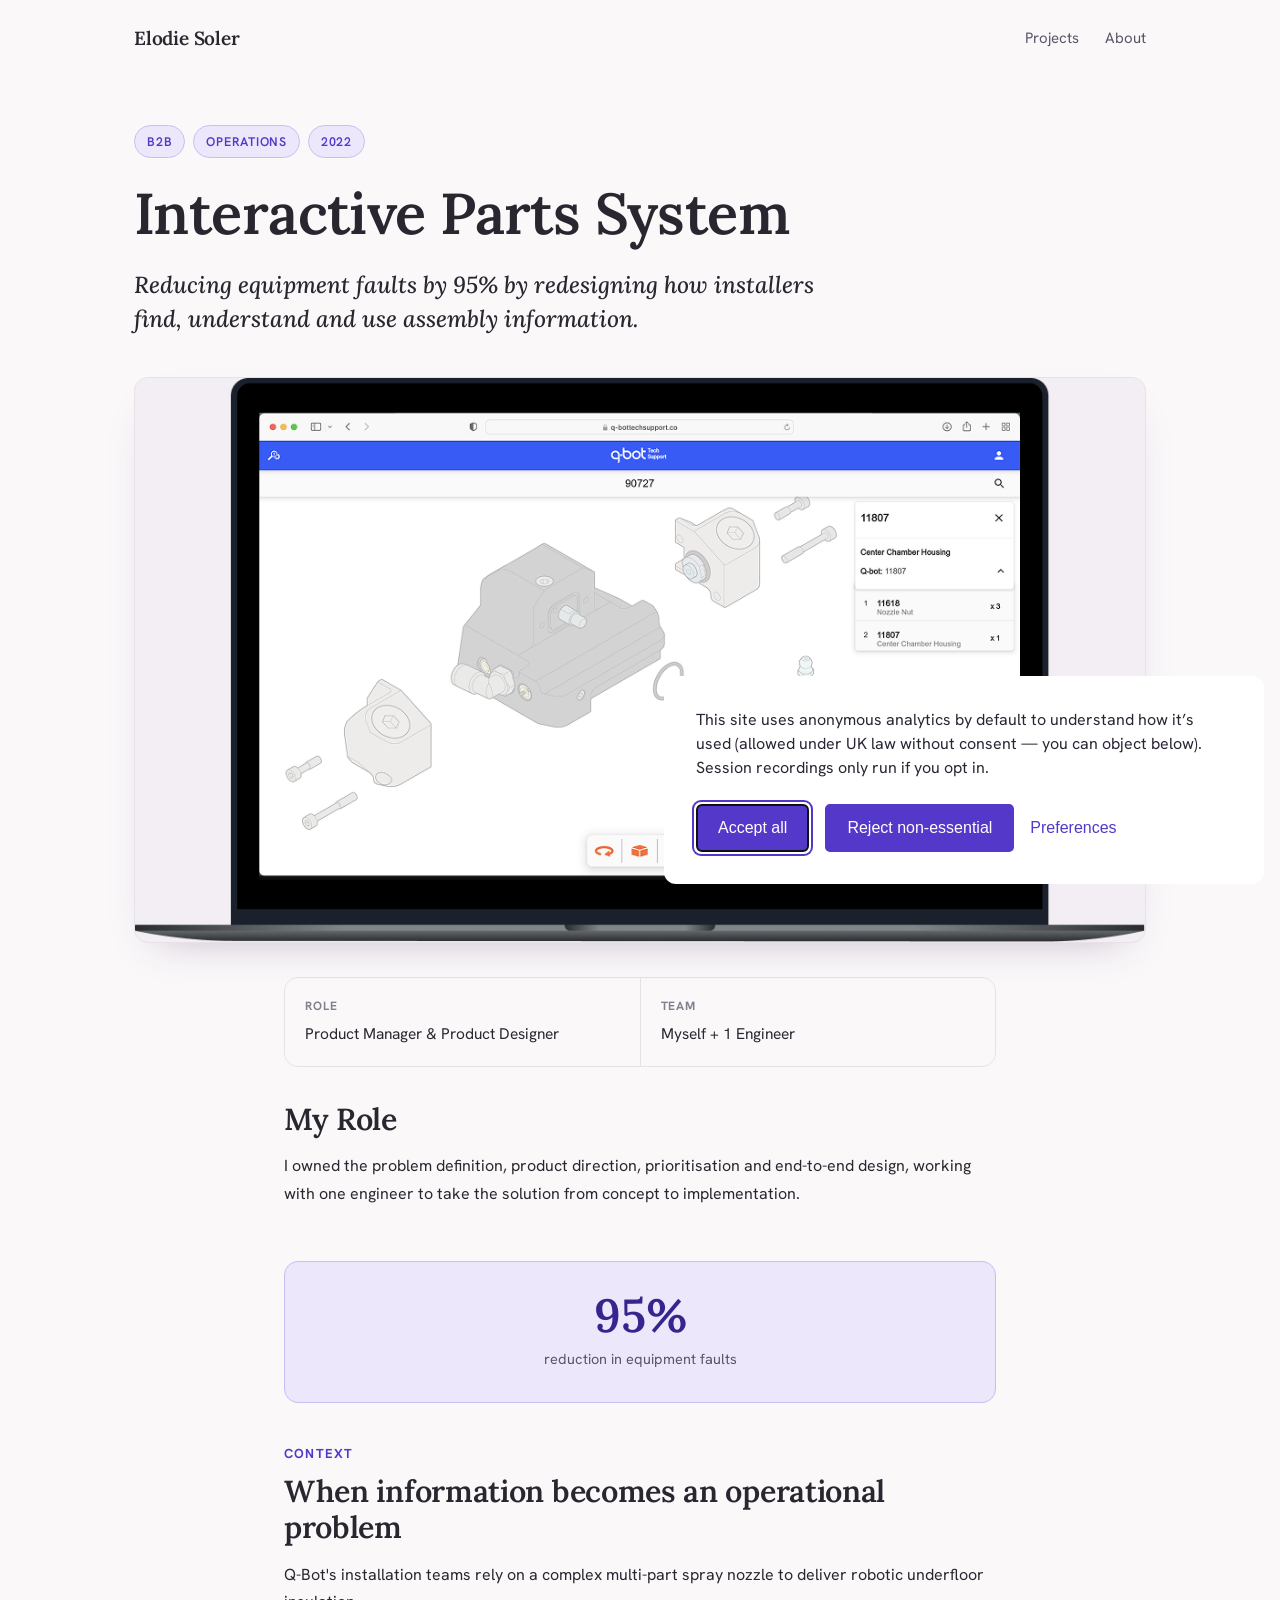
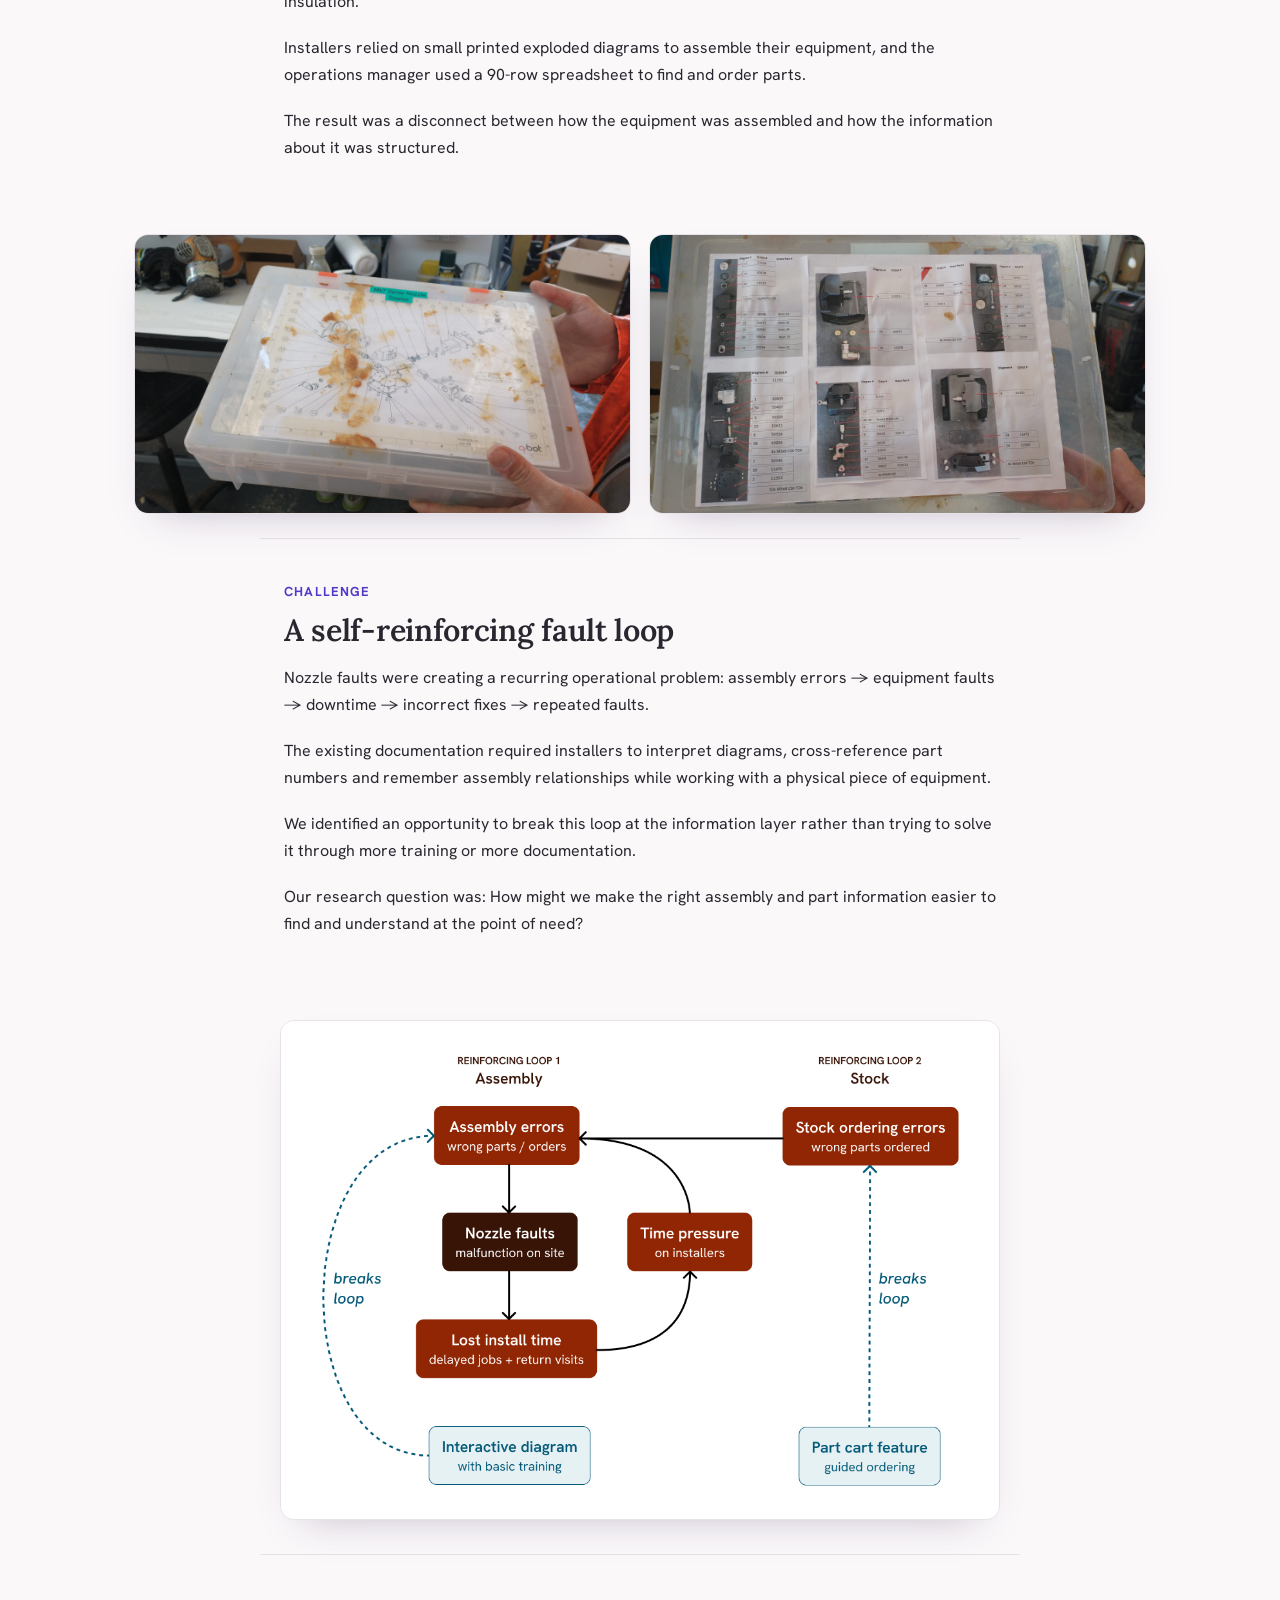
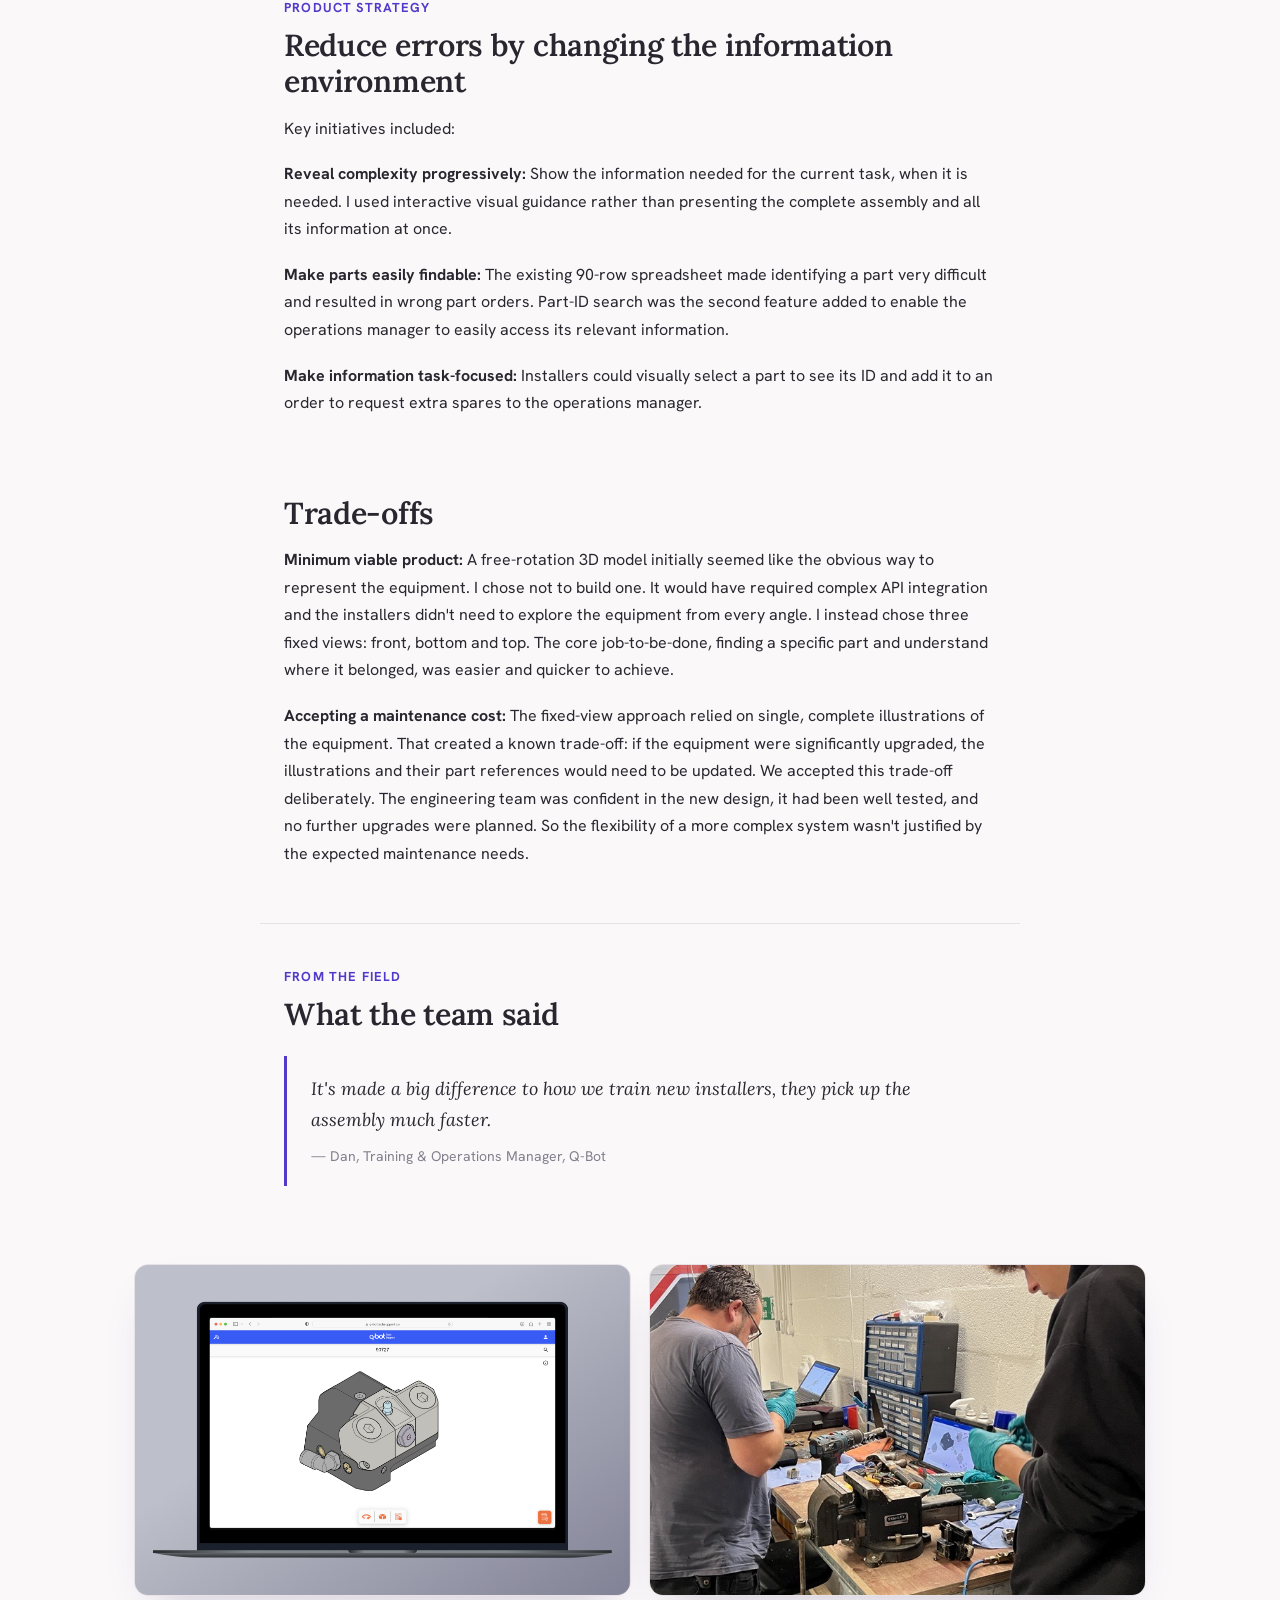
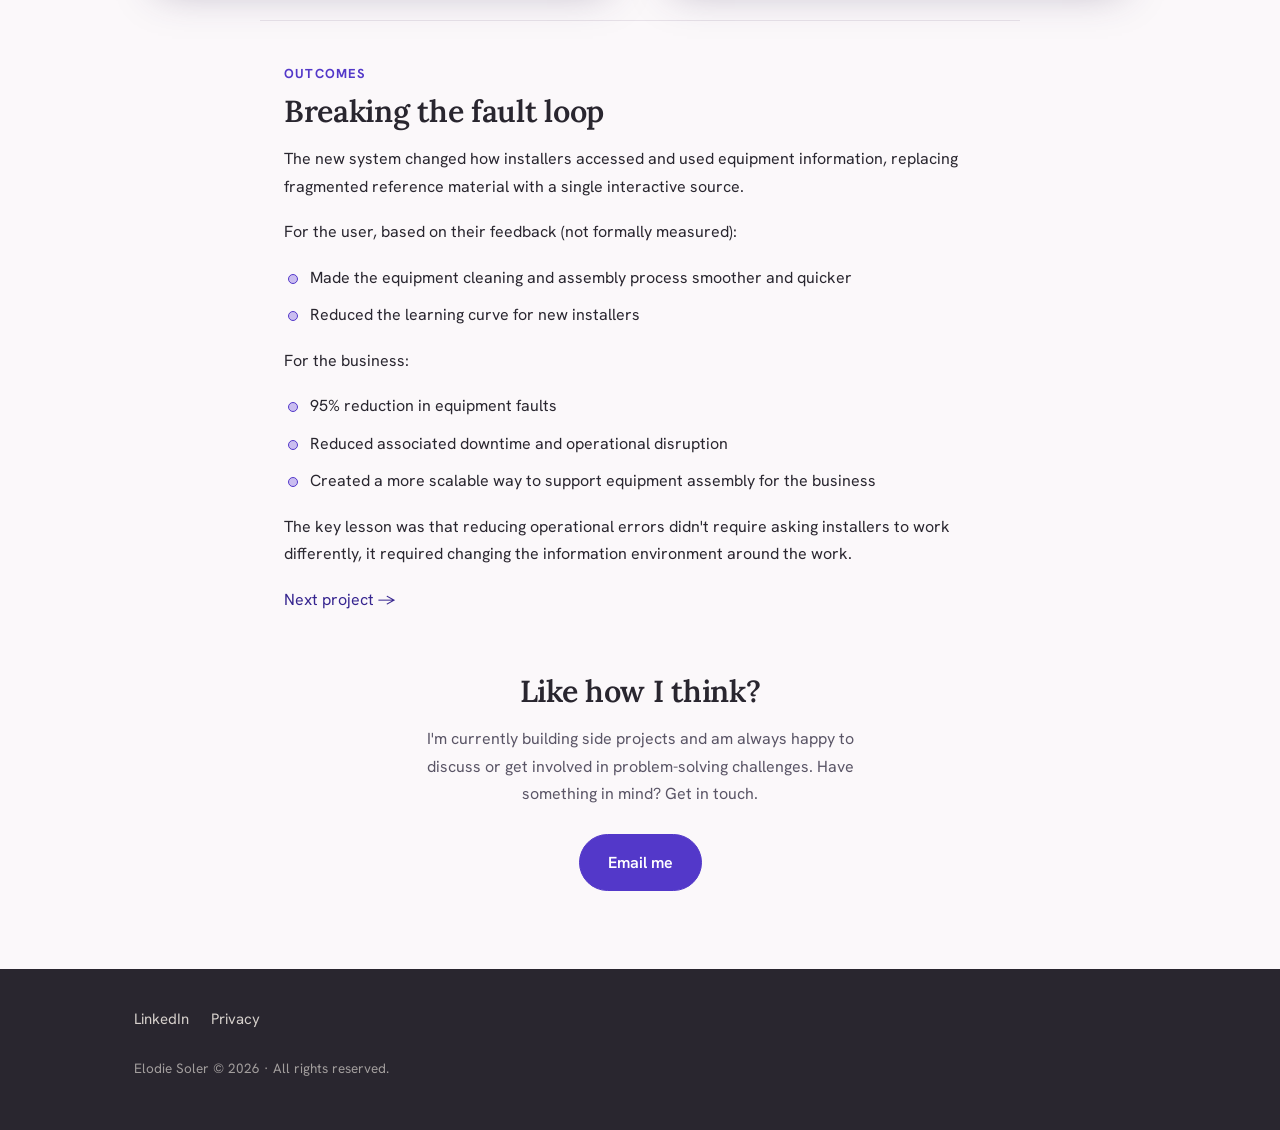
<file: projects/interactive-parts-system/index.html>
<!DOCTYPE html>
<html lang="en-GB">
<head>
<meta charset="UTF-8">
<meta name="viewport" content="width=device-width, initial-scale=1">

<title>Interactive Parts System | Case Study</title>
<meta name="description" content="New product that reduced equipment faults by 95% by transforming fragmented assembly instructions into an interactive parts system.">
<link rel="icon" href="/images/shared/favicon.png">
<link rel="canonical" href="https://elodiesoler.com/projects/interactive-parts-system/">
<link rel="stylesheet" href="/styles.css">

<!-- 1. Consent Mode defaults — opt-out model under PECR statistical purposes exception -->
<script>
  window.dataLayer = window.dataLayer || [];
  function gtag() { dataLayer.push(arguments); }
  gtag('consent', 'default', {
    // Granted unless the visitor has explicitly objected (DUAA opt-out)
    analytics_storage: localStorage.getItem('stcm.consent.analytics') === 'false' ? 'denied' : 'granted',

    // No advertising on this site — never granted
    ad_storage: 'denied',
    ad_user_data: 'denied',
    ad_personalization: 'denied',

    // Essential is required and cannot be rejected
    functionality_storage: 'granted',
    security_storage: 'granted'
  });
</script>

<!-- 2. Silktide Consent Manager (self-hosted) -->
<link rel="stylesheet" href="/assets/cm-ui.css">
<script src="/assets/cm-ui.js"></script>

<!-- 3. Banner configuration -->
<script>
  window.silktideConsentManager.init({
    consentTypes: [
      {
        id: 'essential',
        label: 'Essential',
        description: '<p>Required for the website to function. These cannot be switched off.</p>',
        required: true
      },
      {
        id: 'analytics',
        label: 'Analytics',
        description: '<p>Anonymous, aggregate usage statistics (Google Analytics) to improve this site. On by default under UK law; switch off any time.</p>',
        defaultValue: true,
        gtag: 'analytics_storage',
        onReject: function () {
          // DUAA requires we actually stop: remove existing GA cookies
          ['_ga', '_ga_RZK5H4CGJH'].forEach(function (n) {
            document.cookie = n + '=; expires=Thu, 01 Jan 1970 00:00:00 GMT; path=/; domain=.elodiesoler.com';
            document.cookie = n + '=; expires=Thu, 01 Jan 1970 00:00:00 GMT; path=/';
          });
        }
      },
      {
        id: 'recordings',
        label: 'Session recordings',
        description: '<p>Opt-in session recordings and heatmaps (Microsoft Clarity) to see where the site confuses people.</p>',
        defaultValue: false,
        onReject: function () {
          if (window.clarity) { window.clarity('stop'); }
        }
      }
    ],
    text: {
      prompt: {
        description: '<p>This site uses anonymous analytics by default to understand how it\u2019s used (allowed under UK law without consent \u2014 you can object below). Session recordings only run if you opt in.</p>'
      }
    }
  });
</script>
<!-- ===== END CONSENT ===== -->

<!-- Google Tag Manager -->
<script>(function(w,d,s,l,i){w[l]=w[l]||[];w[l].push({'gtm.start':
new Date().getTime(),event:'gtm.js'});var f=d.getElementsByTagName(s)[0],
j=d.createElement(s),dl=l!='dataLayer'?'&l='+l:'';j.async=true;j.src=
'https://www.googletagmanager.com/gtm.js?id='+i+dl;f.parentNode.insertBefore(j,f);
})(window,document,'script','dataLayer','GTM-PLMG66MH');</script>
<!-- End Google Tag Manager -->
</head>

<body class="case-study-page">

<!-- Google Tag Manager (noscript) -->
<noscript><iframe src="https://www.googletagmanager.com/ns.html?id=GTM-PLMG66MH"
height="0" width="0" style="display:none;visibility:hidden"></iframe></noscript>
<!-- End Google Tag Manager (noscript) -->

<!-- PAGE START -->

<!-- ===== top nav ===== -->
<nav class="nav">
  <a href="/" class="brand">Elodie Soler</a>
  <div class="links">
    <a href="/">Projects</a>
    <a href="/about/">About</a>
  </div>
</nav>

<!-- ===== HERO ===== -->
<header class="hero wide">
  <div class="eyebrow rise d1">
    <span class="tag">B2B</span>
    <span class="tag">Operations</span>
    <span class="tag">2022</span>
  </div>
  <h1 class="rise d2">Interactive Parts System</h1>
  <p class="lede rise d3">Reducing equipment faults by 95% by redesigning how installers find, understand and use assembly information.</p>
</header>

<div class="wide rise d4">
  <figure class="figure">
    <img src="/images/projects/interactive-parts-system/hero.png" alt="Spray nozzle exploded view">
  </figure>
</div>

<!-- ===== META STRIP ===== -->
<div class="wrap">
  <dl class="meta">
    <div><dt>Role</dt><dd>Product Manager & Product Designer</dd></div>
    <div><dt>Team</dt><dd>Myself + 1 Engineer</dd></div>
  </dl>
</div>

<!-- ===== My ROLE ===== -->
<section class="wrap">
  <h2>My Role</h2>
  <p>I owned the problem definition, product direction, prioritisation and end-to-end design, working with one engineer to take the solution from concept to implementation.</p>
</section>


<!-- ===== METRICS BAND ===== -->
<div class="wrap">
  <div class="metrics">
    <div class="metric">
      <div class="num">95%</div>
      <div class="lbl">reduction in equipment faults</div>
    </div>
  </div>
</div> 

<!-- ===== CONTEXT ===== -->
<section class="wrap">
  <span class="kicker">Context</span>
  <h2>When information becomes an operational problem</h2>
  <p>Q-Bot's installation teams rely on a complex multi-part spray nozzle to deliver robotic underfloor insulation.</p>
  <p>Installers relied on small printed exploded diagrams to assemble their equipment, and the operations manager used a 90-row spreadsheet to find and order parts.</p>
  <p>The result was a disconnect between how the equipment was assembled and how the information about it was structured.</p>
</section>

<div class="wide">
  <div class="grid2">
    <figure class="figure"><img src="/images/projects/interactive-parts-system/existing-paper-diagram-1.jpg" alt="existing-paper-diagram-1"></figure>
    <figure class="figure"><img src="/images/projects/interactive-parts-system/existing-paper-diagram-2.jpg" alt="existing-paper-diagram-2"></figure>
  </div>
</div>

<hr class="divider">

<!-- ===== CHALLENGE ===== -->
<section class="wrap">
  <span class="kicker">Challenge</span>
  <h2>A self-reinforcing fault loop</h2>
  <p>Nozzle faults were creating a recurring operational problem: assembly errors → equipment faults → downtime → incorrect fixes → repeated faults.</p>
  <p>The existing documentation required installers to interpret diagrams, cross-reference part numbers and remember assembly relationships while working with a physical piece of equipment.</p>
  <p>We identified an opportunity to break this loop at the information layer rather than trying to solve it through more training or more documentation.</p>
  <p>Our research question was: How might we make the right assembly and part information easier to find and understand at the point of need?</p>
</section>

<div class="wide">
  <figure class="figure-single">
    <img src="/images/projects/interactive-parts-system/reinforcing-loops-diagram new.jpg" alt="Diagram of the reinforcing fault loop and the intervention points">
  </figure>
</div>

<hr class="divider">

<!-- ===== PRODUCT STRATEGY ===== -->
<section class="wrap">
  <span class="kicker">Product Strategy</span>
  <h2>Reduce errors by changing the information environment</h2>
  <p>Key initiatives included:</p>
  <p><strong>Reveal complexity progressively:</strong> Show the information needed for the current task, when it is needed. I used interactive visual guidance rather than presenting the complete assembly and all its information at once.</p>
  <p><strong>Make parts easily findable:</strong> The existing 90-row spreadsheet made identifying a part very difficult and resulted in wrong part orders. Part-ID search was the second feature added to enable the operations manager to easily access its relevant information.</p>
  <p><strong>Make information task-focused:</strong> Installers could visually select a part to see its ID and add it to an order to request extra spares to the operations manager.</p>  
</section>

<section class="wrap">
  <h2>Trade-offs</h2>
  <p><strong>Minimum viable product:</strong> A free-rotation 3D model initially seemed like the obvious way to represent the equipment. I chose not to build one. It would have required complex API integration and the installers didn't need to explore the equipment from every angle. I instead chose three fixed views: front, bottom and top. The core job-to-be-done, finding a specific part and understand where it belonged, was easier and quicker to achieve.</p>
  <p><strong>Accepting a maintenance cost:</strong> The fixed-view approach relied on single, complete illustrations of the equipment. That created a known trade-off: if the equipment were significantly upgraded, the illustrations and their part references would need to be updated. We accepted this trade-off deliberately. The engineering team was confident in the new design, it had been well tested, and no further upgrades were planned. So the flexibility of a more complex system wasn't justified by the expected maintenance needs.</p>
</section>

<hr class="divider">

<!-- ===== FROM THE FIELD (installer testimonials) ===== -->
<section class="wrap">
  <span class="kicker">From the field</span>
  <h2>What the team said</h2>
  <blockquote>
    It's made a big difference to how we train new installers, they pick up the assembly much faster.
    <cite>— Dan, Training & Operations Manager, Q-Bot</cite>
  </blockquote>
</section>

<div class="wide">
  <div class="grid2">
        <figure class="figure"><img src="/images/projects/interactive-parts-system/nozzle-app.png" alt="The interactive nozzle parts app"></figure>
    <figure class="figure"><img src="/images/projects/interactive-parts-system/training-newport.png" alt="Installer training session in Newport"></figure>
  </div>
</div>

<hr class="divider">

<!-- ===== IMPACT ===== -->
<section class="wrap">
  <span class="kicker">Outcomes</span>
  <h2>Breaking the fault loop</h2>
  <p>The new system changed how installers accessed and used equipment information, replacing fragmented reference material with a single interactive source.</p>
  <p>For the user, based on their feedback (not formally measured):</p>
  <ul class="clean">
    <li>Made the equipment cleaning and assembly process smoother and quicker</li>
    <li>Reduced the learning curve for new installers</li>
  
  </ul>
    <p>For the business:</p>
  <ul class="clean">
    <li>95% reduction in equipment faults</li>
    <li>Reduced associated downtime and operational disruption</li>
    <li>Created a more scalable way to support equipment assembly for the business</li>
  </ul>
  <p>The key lesson was that reducing operational errors didn't require asking installers to work differently, it required changing the information environment around the work.</p>
  <a class="next" href="/projects/training-infrastructure/">Next project →</a>
</section>



<!-- ===== CTA (mailto) ===== -->
<section class="cta wrap">
  <h2>Like how I think?</h2>
  <p>I'm currently building side projects and am always happy to discuss or get involved in problem-solving challenges. Have something in mind? Get in touch.</p>
  <a class="btn" id="email-cta" href="mailto:eloalisol@gmail.com?subject=Hello">Email me</a>
</section>

<!-- ===== footer ===== -->
<footer>
  <div class="foot">
    <div class="links">
      <a href="https://www.linkedin.com/in/elodie-soler/">LinkedIn</a>
      <a href="/privacy/">Privacy</a>
    </div>
    <div class="copy">Elodie Soler © 2026 · All rights reserved.</div>
  </div>
</footer>

<!-- PAGE END -->

<!--
  OPTIONAL — track the "Email me" click in GA4 (since you have no form,
  this click IS your conversion). Paste once site-wide, e.g. via a code
  snippet plugin. Requires gtag (GA4 / Site Kit) already loaded.

  <script>
    document.querySelectorAll('a[href^="mailto:"]').forEach(function(a){
      a.addEventListener('click', function(){
        if (typeof gtag === 'function') {
          gtag('event', 'contact_click', { method: 'email', location: 'case_study' });
        }
      });
    });
  </script>
-->

</body>
</html>
</file>
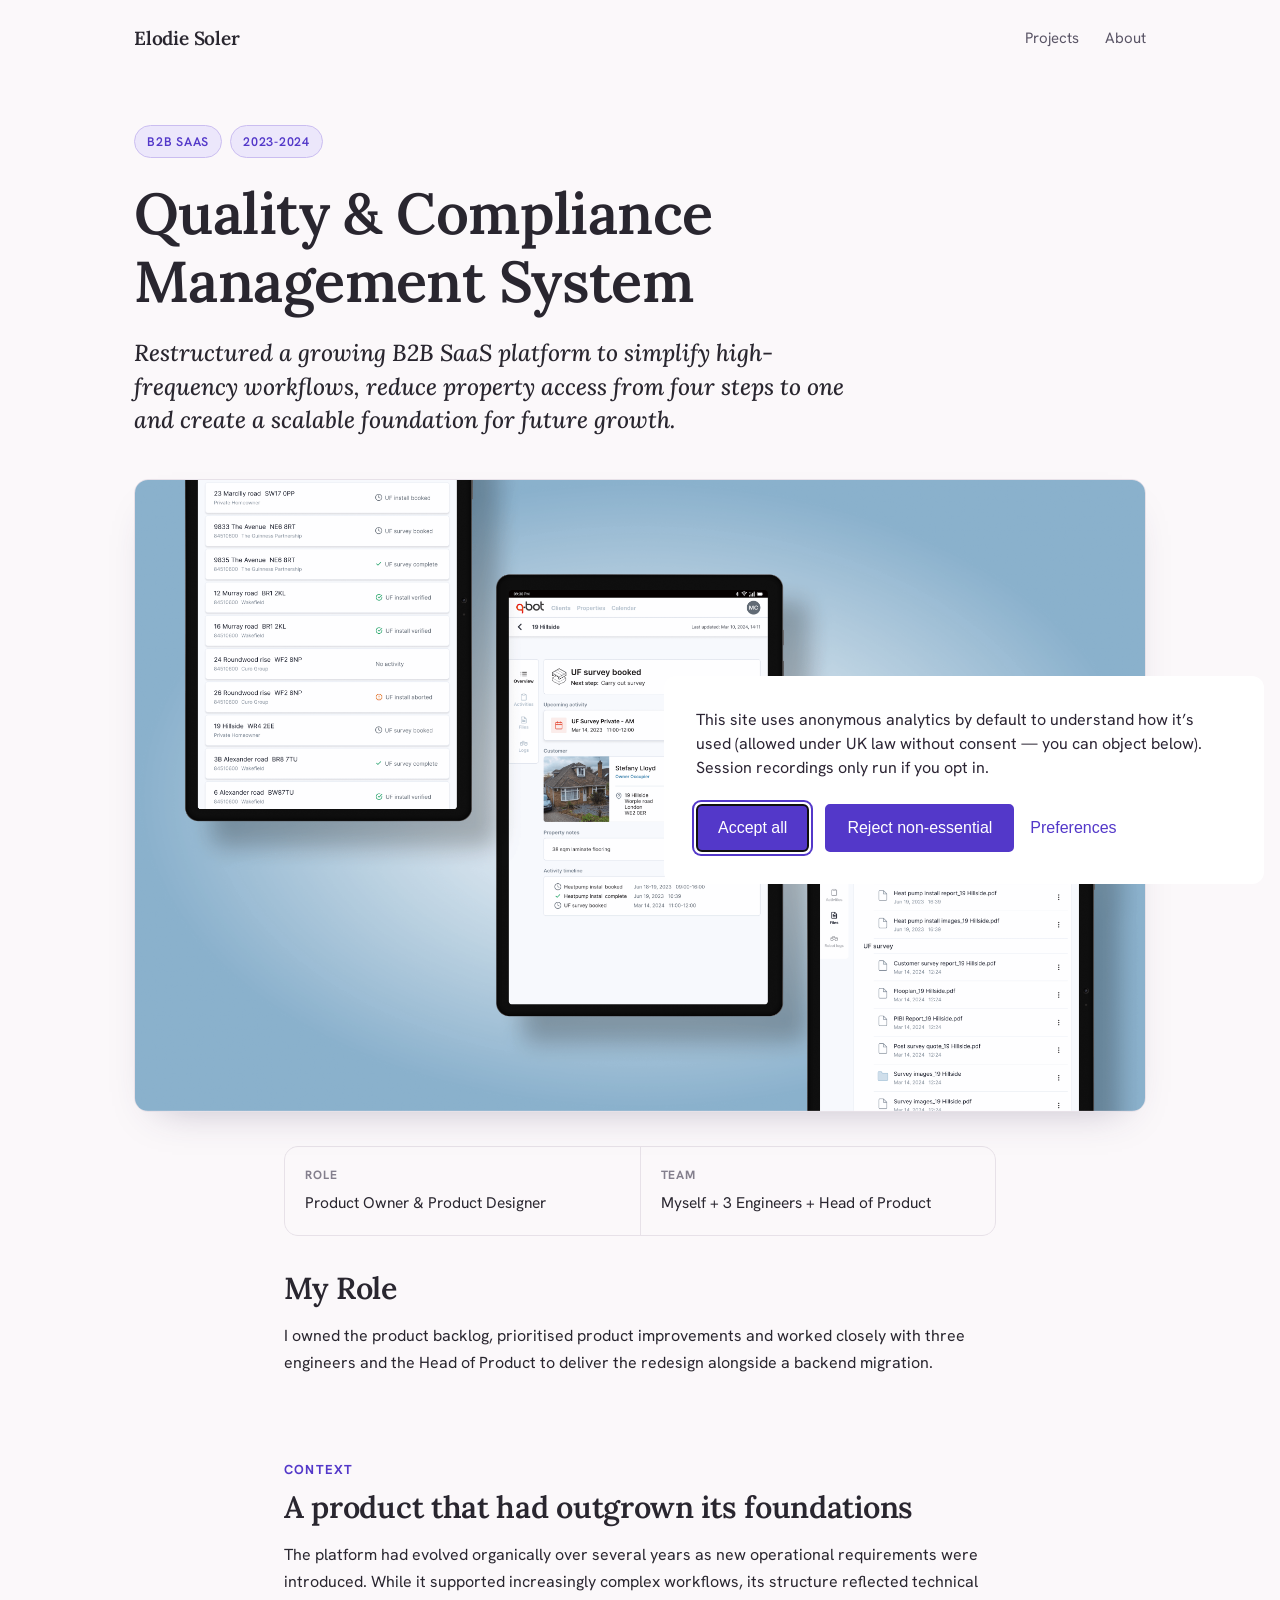
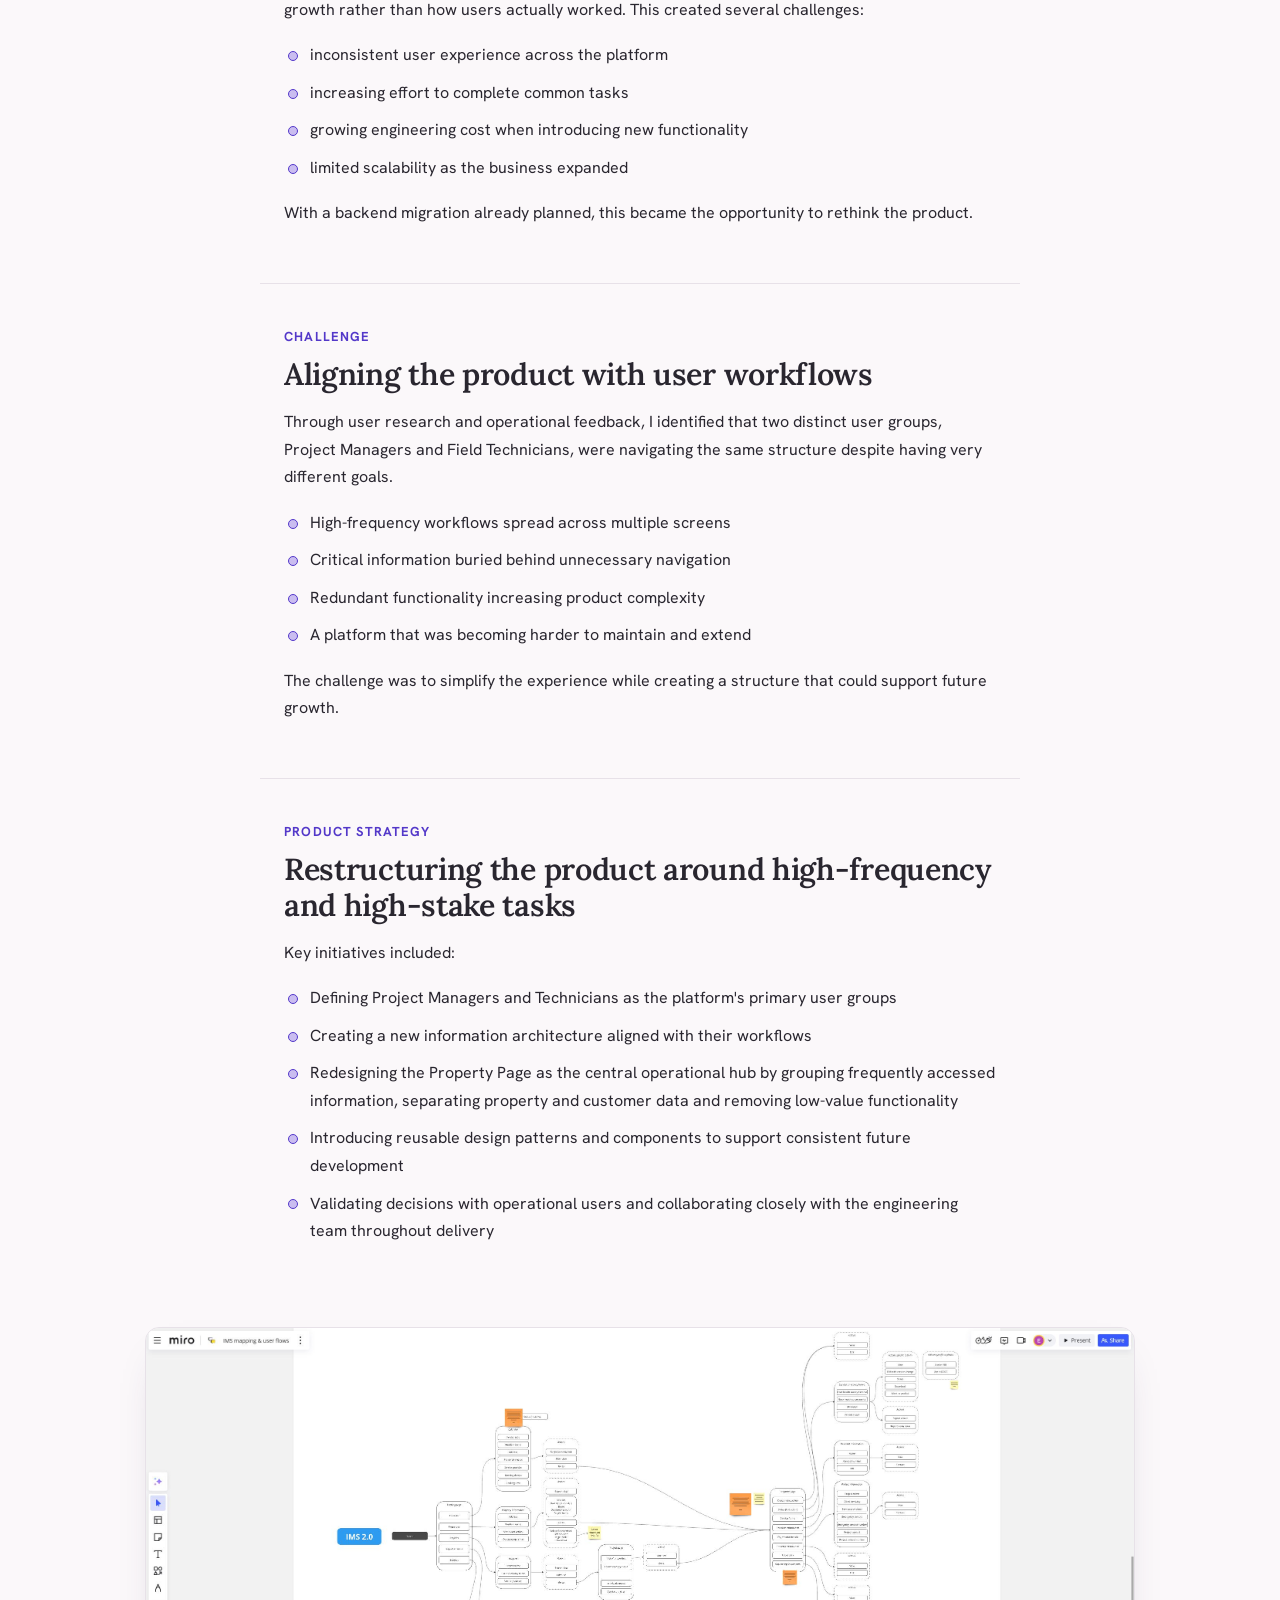
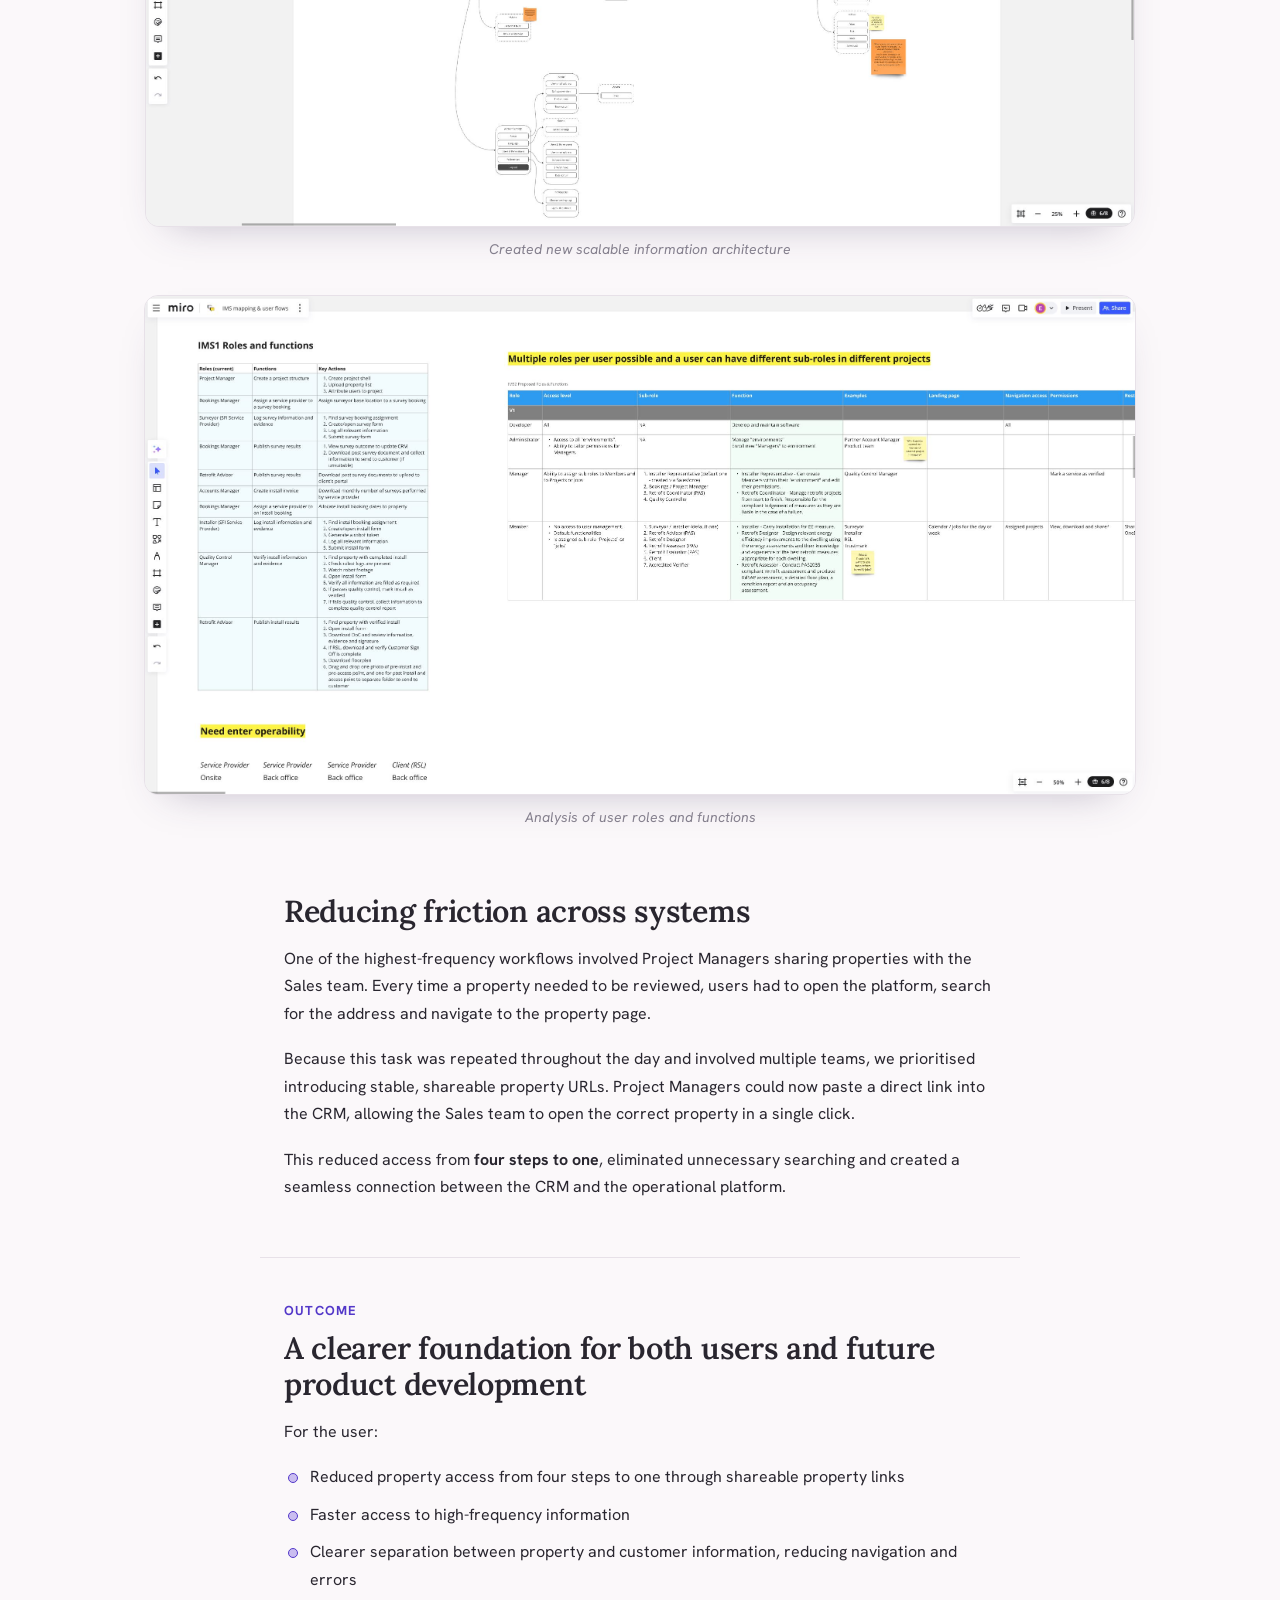
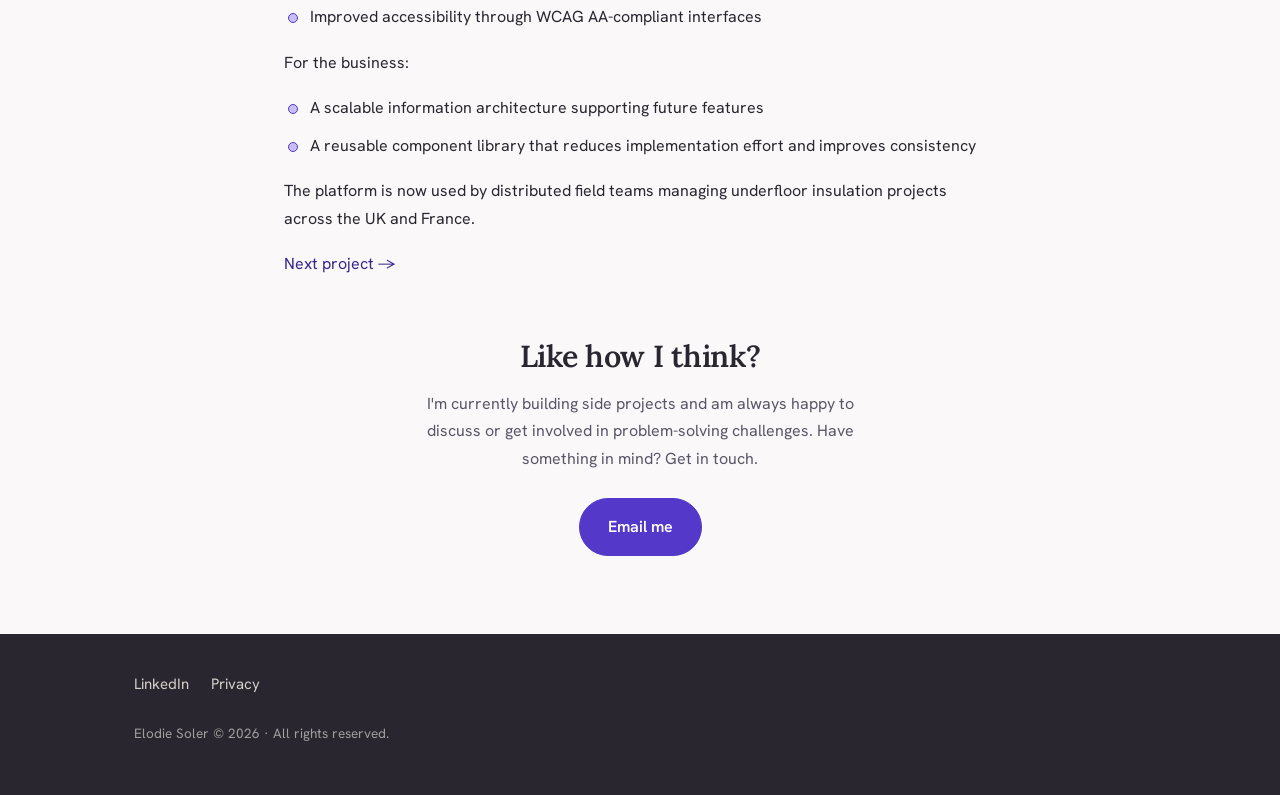
<file: projects/quality-and-compliance-system/index.html>
<!DOCTYPE html>
<html lang="en-GB">
<head>
<meta charset="UTF-8">
<meta name="viewport" content="width=device-width, initial-scale=1">

<title>Quality & Compliance System | Case Study</title>
<meta name="description" content="B2B SaaS platform restructure to simplify high-frequency workflows, speed up access to critical data and create a scalable foundation for future growth.">
<link rel="icon" href="/images/shared/favicon.png">
<link rel="canonical" href="https://elodiesoler.com/projects/quality-and-compliance-system/">
<link rel="stylesheet" href="/styles.css">

<!-- 1. Consent Mode defaults — opt-out model under PECR statistical purposes exception -->
<script>
  window.dataLayer = window.dataLayer || [];
  function gtag() { dataLayer.push(arguments); }
  gtag('consent', 'default', {
    // Granted unless the visitor has explicitly objected (DUAA opt-out)
    analytics_storage: localStorage.getItem('stcm.consent.analytics') === 'false' ? 'denied' : 'granted',

    // No advertising on this site — never granted
    ad_storage: 'denied',
    ad_user_data: 'denied',
    ad_personalization: 'denied',

    // Essential is required and cannot be rejected
    functionality_storage: 'granted',
    security_storage: 'granted'
  });
</script>

<!-- 2. Silktide Consent Manager (self-hosted) -->
<link rel="stylesheet" href="/assets/cm-ui.css">
<script src="/assets/cm-ui.js"></script>

<!-- 3. Banner configuration -->
<script>
  window.silktideConsentManager.init({
    consentTypes: [
      {
        id: 'essential',
        label: 'Essential',
        description: '<p>Required for the website to function. These cannot be switched off.</p>',
        required: true
      },
      {
        id: 'analytics',
        label: 'Analytics',
        description: '<p>Anonymous, aggregate usage statistics (Google Analytics) to improve this site. On by default under UK law; switch off any time.</p>',
        defaultValue: true,
        gtag: 'analytics_storage',
        onReject: function () {
          // DUAA requires we actually stop: remove existing GA cookies
          ['_ga', '_ga_RZK5H4CGJH'].forEach(function (n) {
            document.cookie = n + '=; expires=Thu, 01 Jan 1970 00:00:00 GMT; path=/; domain=.elodiesoler.com';
            document.cookie = n + '=; expires=Thu, 01 Jan 1970 00:00:00 GMT; path=/';
          });
        }
      },
      {
        id: 'recordings',
        label: 'Session recordings',
        description: '<p>Opt-in session recordings and heatmaps (Microsoft Clarity) to see where the site confuses people.</p>',
        defaultValue: false,
        onReject: function () {
          if (window.clarity) { window.clarity('stop'); }
        }
      }
    ],
    text: {
      prompt: {
        description: '<p>This site uses anonymous analytics by default to understand how it\u2019s used (allowed under UK law without consent \u2014 you can object below). Session recordings only run if you opt in.</p>'
      }
    }
  });
</script>
<!-- ===== END CONSENT ===== -->

<!-- Google Tag Manager -->
<script>(function(w,d,s,l,i){w[l]=w[l]||[];w[l].push({'gtm.start':
new Date().getTime(),event:'gtm.js'});var f=d.getElementsByTagName(s)[0],
j=d.createElement(s),dl=l!='dataLayer'?'&l='+l:'';j.async=true;j.src=
'https://www.googletagmanager.com/gtm.js?id='+i+dl;f.parentNode.insertBefore(j,f);
})(window,document,'script','dataLayer','GTM-PLMG66MH');</script>
<!-- End Google Tag Manager -->
</head>

<body class="case-study-page">

<!-- Google Tag Manager (noscript) -->
<noscript><iframe src="https://www.googletagmanager.com/ns.html?id=GTM-PLMG66MH"
height="0" width="0" style="display:none;visibility:hidden"></iframe></noscript>
<!-- End Google Tag Manager (noscript) -->

<!-- PAGE START -->

<!-- ===== top nav ===== -->
<nav class="nav">
  <a href="/" class="brand">Elodie Soler</a>
  <div class="links">
    <a href="/">Projects</a>
    <a href="/about/">About</a>
  </div>
</nav>

<!-- ===== HERO ===== -->
<header class="hero wide">
  <div class="eyebrow rise d1">
    <span class="tag">B2B SaaS</span>
    <span class="tag">2023-2024</span>
  </div>
  <h1 class="rise d2">Quality &amp; Compliance Management System</h1>
  <p class="lede rise d3">Restructured a growing B2B SaaS platform to simplify high-frequency workflows, reduce property access from four steps to one and create a scalable foundation for future growth.</p>
</header>

<div class="wide rise d4">
  <figure class="figure">
    <img src="/images/projects/quality-and-compliance-system/hero.png" alt="Key screens shown on a tablet">
  </figure>
</div>

<!-- ===== META STRIP ===== -->
<div class="wrap">
  <dl class="meta">
    <div><dt>Role</dt><dd>Product Owner & Product Designer</dd></div>
    <div><dt>Team</dt><dd>Myself + 3 Engineers + Head of Product</dd></div>
  </dl>
</div>


<!-- ===== My ROLE ===== -->
<section class="wrap">
  <h2>My Role</h2>
  <p>I owned the product backlog, prioritised product improvements and worked closely with three engineers and the Head of Product to deliver the redesign alongside a backend migration.</p>
</section>

<section class="wrap">
  <span class="kicker">Context</span>
  <h2>A product that had outgrown its foundations</h2>
  <p>The platform had evolved organically over several years as new operational requirements were introduced. While it supported increasingly complex workflows, its structure reflected technical growth rather than how users actually worked. This created several challenges:</p>
  <ul class="clean">
    <li>inconsistent user experience across the platform</li>
    <li>increasing effort to complete common tasks</li>
    <li>growing engineering cost when introducing new functionality</li>
    <li>limited scalability as the business expanded</li>
  </ul>
  <p>With a backend migration already planned, this became the opportunity to rethink the product.</p>
</section>

<hr class="divider">



<!-- ===== CHALLENGE ===== -->
<section class="wrap">
  <span class="kicker">Challenge</span>
  <h2>Aligning the product with user workflows</h2>
  <p>Through user research and operational feedback, I identified that two distinct user groups, Project Managers and Field Technicians, were navigating the same structure despite having very different goals.</p>
  <ul class="clean">
    <li>High-frequency workflows spread across multiple screens</li>
    <li>Critical information buried behind unnecessary navigation</li>
    <li>Redundant functionality increasing product complexity</li>
    <li>A platform that was becoming harder to maintain and extend</li>
  </ul>
  <p>The challenge was to simplify the experience while creating a structure that could support future growth.</p>
</section>

<hr class="divider">

<!-- ===== STRATEGY ===== -->
<section class="wrap">
  <span class="kicker">Product Strategy</span>
  <h2>Restructuring the product around high-frequency and high-stake tasks</h2>
  <p>Key initiatives included:</p>
  <ul class="clean">
    <li>Defining Project Managers and Technicians as the platform's primary user groups</li>
    <li>Creating a new information architecture aligned with their workflows</li>
    <li>Redesigning the Property Page as the central operational hub by grouping frequently accessed information, separating property and customer data and removing low-value functionality</li>
    <li>Introducing reusable design patterns and components to support consistent future development</li>
    <li>Validating decisions with operational users and collaborating closely with the engineering team throughout delivery</li>
  </ul>
</section>

<div class="wide">
  <figure class="figure-single">
    <img src="/images/projects/quality-and-compliance-system/IMS 2 information architecture.JPG" alt="New scalable information architecture">
    <figcaption>Created new scalable information architecture</figcaption>
</figure>
</div>

<div class="wide">
  <figure class="figure-single">
    <img src="/images/projects/quality-and-compliance-system/IMS 1 analysis.JPG" alt="Analysis of user roles and functions">
    <figcaption>Analysis of user roles and functions</figcaption>
</figure>
</div>

<section class="wrap">
  <h2>Reducing friction across systems</h2>
  <p>One of the highest-frequency workflows involved Project Managers sharing properties with the Sales team. Every time a property needed to be reviewed, users had to open the platform, search for the address and navigate to the property page.</p>
  <p>Because this task was repeated throughout the day and involved multiple teams, we prioritised introducing stable, shareable property URLs. Project Managers could now paste a direct link into the CRM, allowing the Sales team to open the correct property in a single click.</p>
  <p>This reduced access from <strong>four steps to one</strong>, eliminated unnecessary searching and created a seamless connection between the CRM and the operational platform.</p>
</section>

<hr class="divider">


<!-- ===== IMPACT ===== -->
<section class="wrap">
  <span class="kicker">Outcome</span>
  <h2>A clearer foundation for both users and future product development</h2>
  <p>For the user:</p>
  <ul class="clean">
    <li>Reduced property access from four steps to one through shareable property links</li>
    <li>Faster access to high-frequency information</li>
    <li>Clearer separation between property and customer information, reducing navigation and errors</li>
    <li>Improved accessibility through WCAG AA-compliant interfaces</li>
  </ul>
  <p>For the business:</p>
    <ul class="clean">
    <li>A scalable information architecture supporting future features</li>
    <li>A reusable component library that reduces implementation effort and improves consistency</li>
  </ul>
  <p>The platform is now used by distributed field teams managing underfloor insulation projects across the UK and France.</p>
  
  <!--
  <blockquote>
    The most interesting challenge was to create and integrate a new design system to scale the platform without redesigning it entirely.
    <cite>— Key takeaway</cite>
  </blockquote>
    -->

  <a class="next" href="/projects/interactive-parts-system/">Next project →</a>
  </section>



<!-- ===== CTA (mailto) ===== -->
<section class="cta wrap">
  <h2>Like how I think?</h2>
  <p>I'm currently building side projects and am always happy to discuss or get involved in problem-solving challenges. Have something in mind? Get in touch.</p>
  <a class="btn" id="email-cta" href="mailto:eloalisol@gmail.com?subject=Hello">Email me</a>
</section>

<!-- ===== footer ===== -->
<footer>
  <div class="foot">
    <div class="links">
      <a href="https://www.linkedin.com/in/elodie-soler/">LinkedIn</a>
      <a href="/privacy/">Privacy</a>
    </div>
    <div class="copy">Elodie Soler © 2026 · All rights reserved.</div>
  </div>
</footer>

<!-- PAGE END -->

<!--
  OPTIONAL — track the "Email me" click in GA4 (since you have no form,
  this click IS your conversion). Paste once site-wide, e.g. via a code
  snippet plugin. Requires gtag (GA4 / Site Kit) already loaded.

  <script>
    document.querySelectorAll('a[href^="mailto:"]').forEach(function(a){
      a.addEventListener('click', function(){
        if (typeof gtag === 'function') {
          gtag('event', 'contact_click', { method: 'email', location: 'case_study' });
        }
      });
    });
  </script>
-->

</body>
</html>
</file>
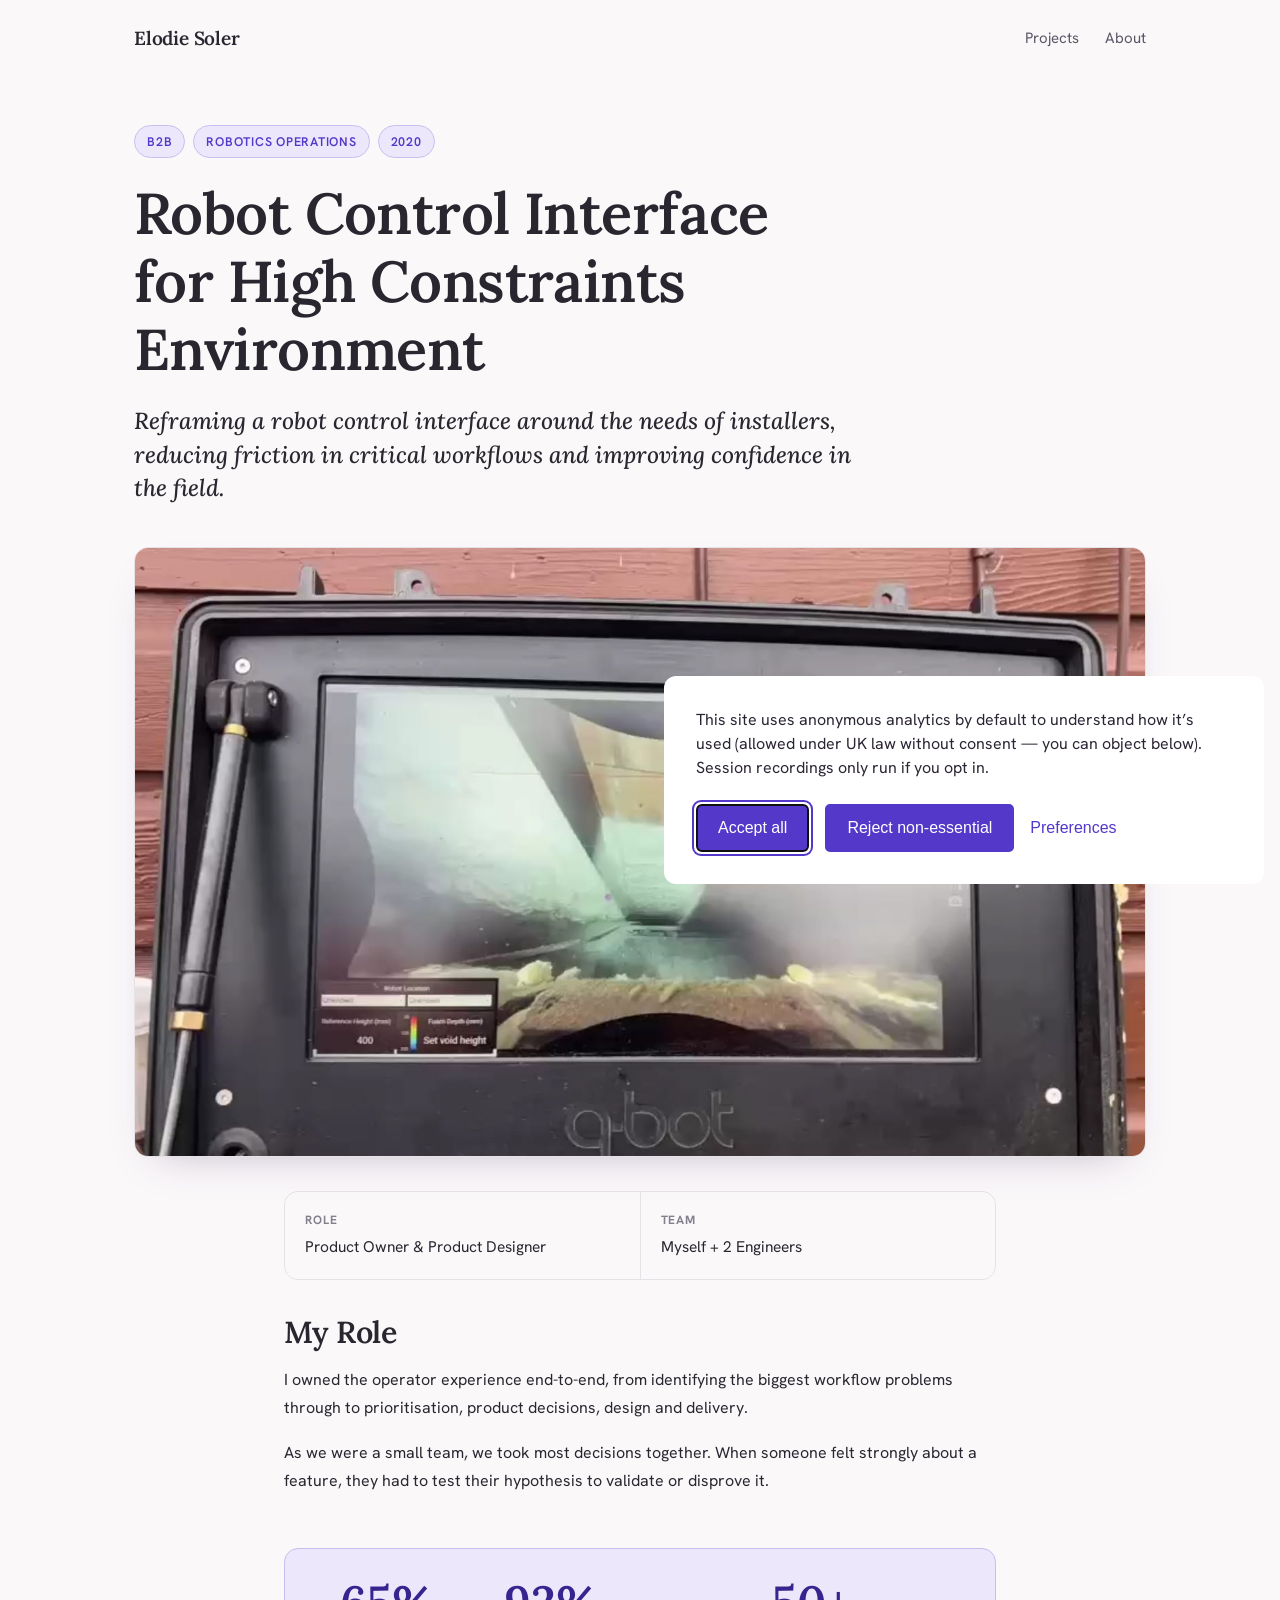
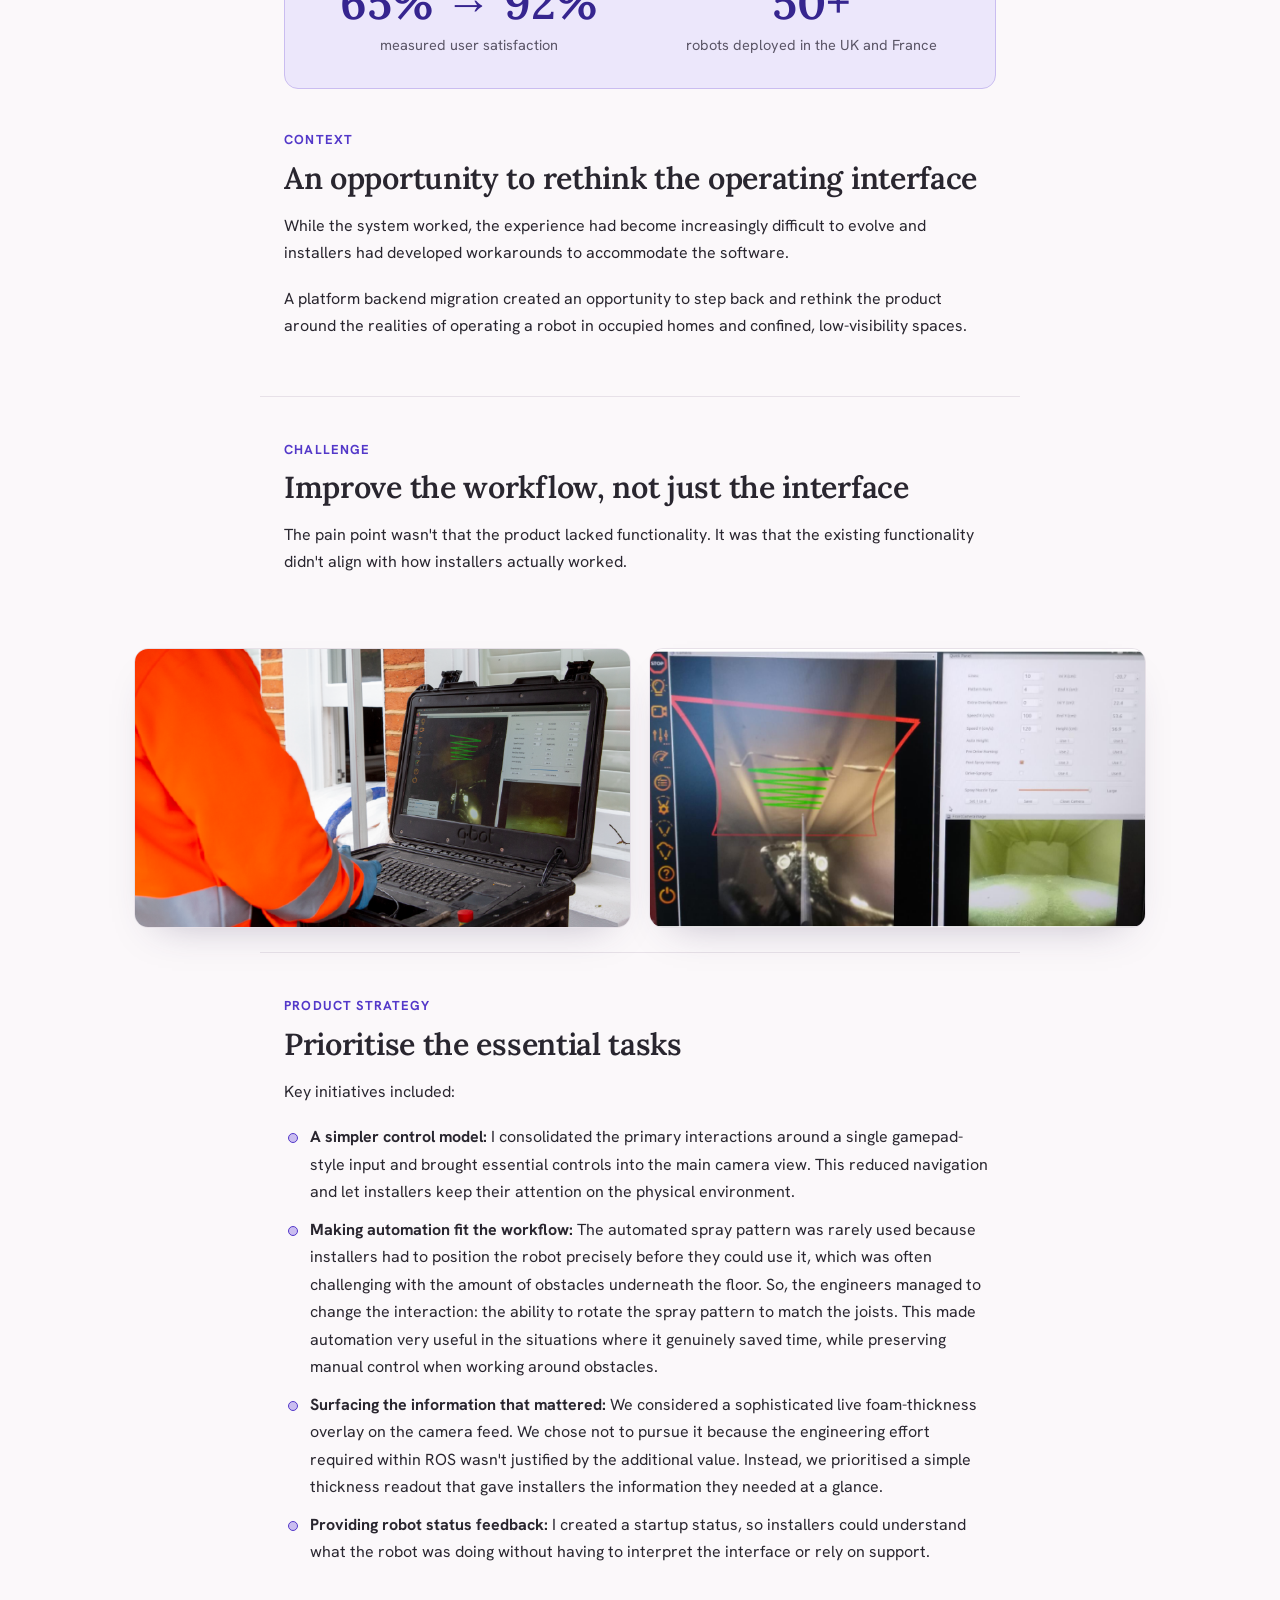
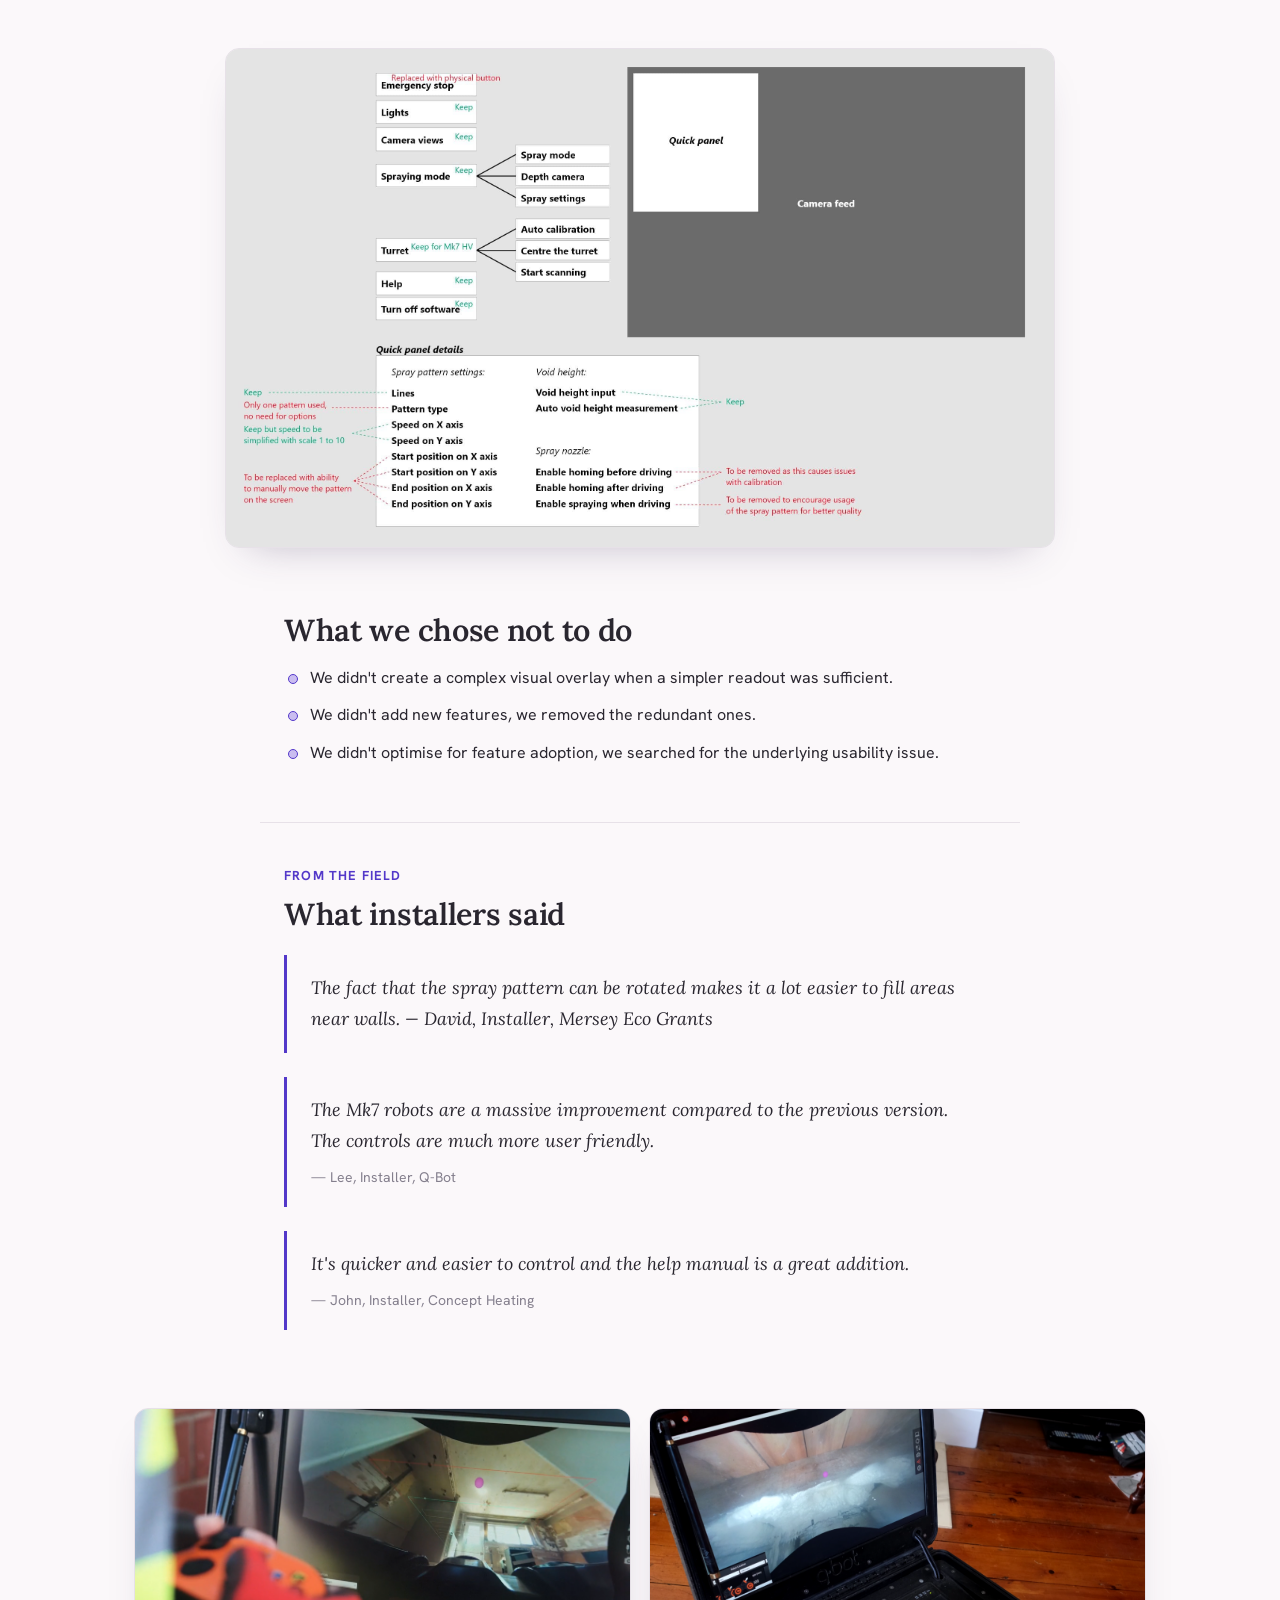
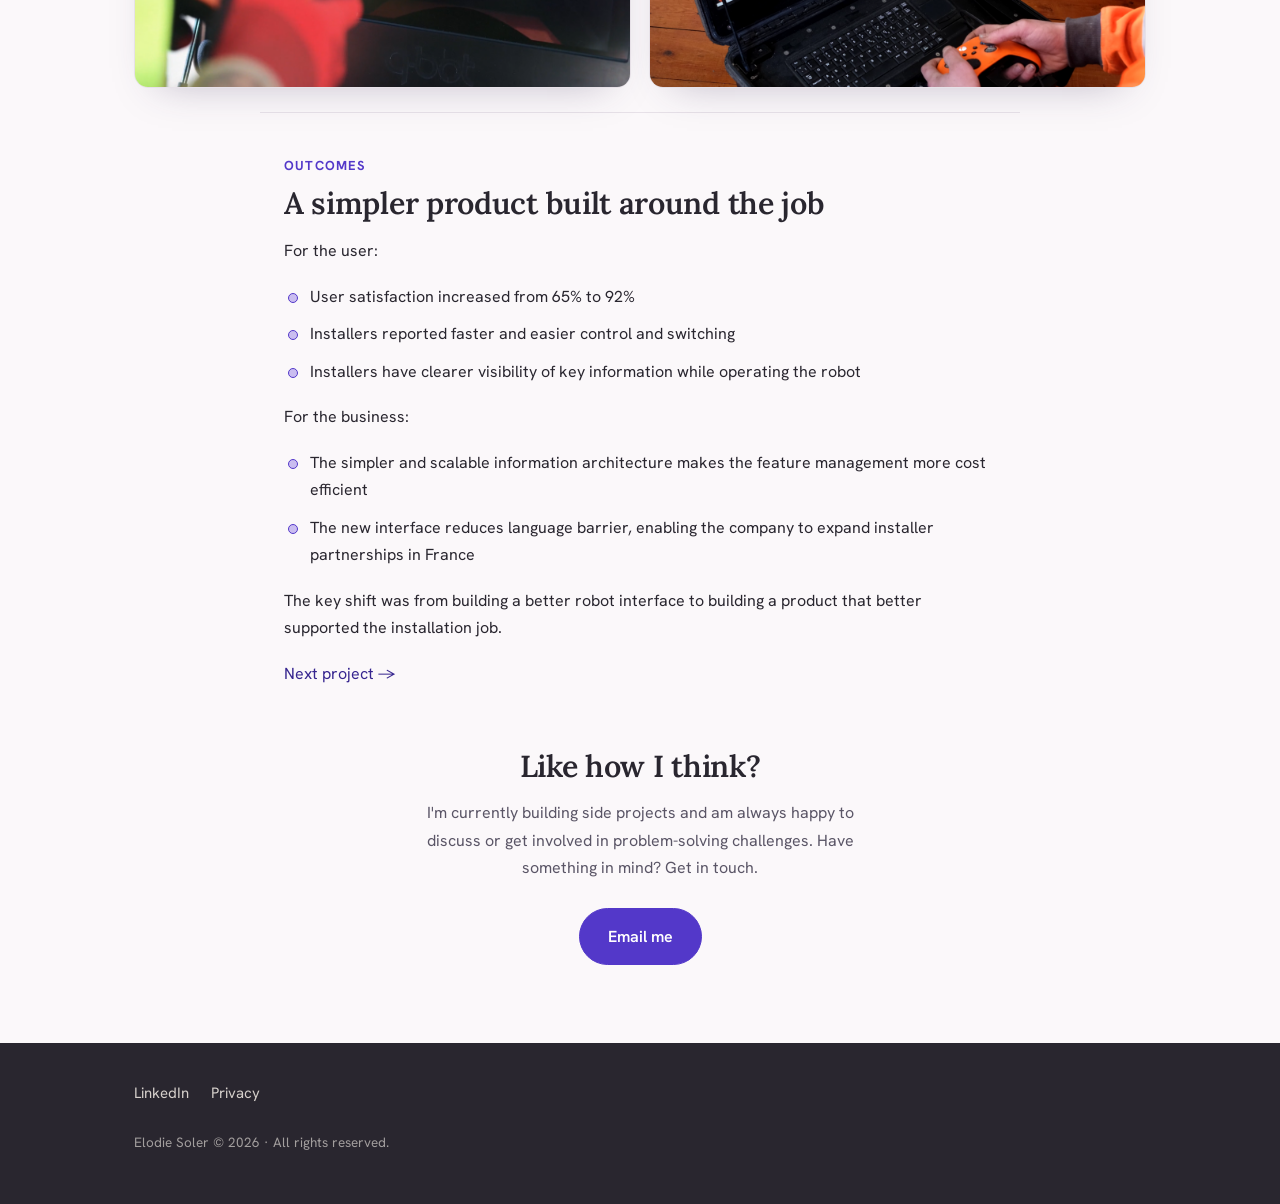
<file: projects/robot-control-interface/index.html>
<!DOCTYPE html>
<html lang="en-GB">
<head>
<meta charset="UTF-8">
<meta name="viewport" content="width=device-width, initial-scale=1">

<title>Robot Control Interface | Case Study</title>
<meta name="description" content="Product management case study for a high-constraint robot control interface that reduces interaction friction and improves operator performance in real-world field conditions.">
<link rel="icon" href="/images/shared/favicon.png">
<link rel="canonical" href="https://elodiesoler.com/projects/robot-control-interface/">
<link rel="stylesheet" href="/styles.css">

<!-- 1. Consent Mode defaults — opt-out model under PECR statistical purposes exception -->
<script>
  window.dataLayer = window.dataLayer || [];
  function gtag() { dataLayer.push(arguments); }
  gtag('consent', 'default', {
    // Granted unless the visitor has explicitly objected (DUAA opt-out)
    analytics_storage: localStorage.getItem('stcm.consent.analytics') === 'false' ? 'denied' : 'granted',

    // No advertising on this site — never granted
    ad_storage: 'denied',
    ad_user_data: 'denied',
    ad_personalization: 'denied',

    // Essential is required and cannot be rejected
    functionality_storage: 'granted',
    security_storage: 'granted'
  });
</script>

<!-- 2. Silktide Consent Manager (self-hosted) -->
<link rel="stylesheet" href="/assets/cm-ui.css">
<script src="/assets/cm-ui.js"></script>

<!-- 3. Banner configuration -->
<script>
  window.silktideConsentManager.init({
    consentTypes: [
      {
        id: 'essential',
        label: 'Essential',
        description: '<p>Required for the website to function. These cannot be switched off.</p>',
        required: true
      },
      {
        id: 'analytics',
        label: 'Analytics',
        description: '<p>Anonymous, aggregate usage statistics (Google Analytics) to improve this site. On by default under UK law; switch off any time.</p>',
        defaultValue: true,
        gtag: 'analytics_storage',
        onReject: function () {
          // DUAA requires we actually stop: remove existing GA cookies
          ['_ga', '_ga_RZK5H4CGJH'].forEach(function (n) {
            document.cookie = n + '=; expires=Thu, 01 Jan 1970 00:00:00 GMT; path=/; domain=.elodiesoler.com';
            document.cookie = n + '=; expires=Thu, 01 Jan 1970 00:00:00 GMT; path=/';
          });
        }
      },
      {
        id: 'recordings',
        label: 'Session recordings',
        description: '<p>Opt-in session recordings and heatmaps (Microsoft Clarity) to see where the site confuses people.</p>',
        defaultValue: false,
        onReject: function () {
          if (window.clarity) { window.clarity('stop'); }
        }
      }
    ],
    text: {
      prompt: {
        description: '<p>This site uses anonymous analytics by default to understand how it\u2019s used (allowed under UK law without consent \u2014 you can object below). Session recordings only run if you opt in.</p>'
      }
    }
  });
</script>
<!-- ===== END CONSENT ===== -->

<!-- Google Tag Manager -->
<script>(function(w,d,s,l,i){w[l]=w[l]||[];w[l].push({'gtm.start':
new Date().getTime(),event:'gtm.js'});var f=d.getElementsByTagName(s)[0],
j=d.createElement(s),dl=l!='dataLayer'?'&l='+l:'';j.async=true;j.src=
'https://www.googletagmanager.com/gtm.js?id='+i+dl;f.parentNode.insertBefore(j,f);
})(window,document,'script','dataLayer','GTM-PLMG66MH');</script>
<!-- End Google Tag Manager -->

</head>

<body class="case-study-page">

<!-- Google Tag Manager (noscript) -->
<noscript><iframe src="https://www.googletagmanager.com/ns.html?id=GTM-PLMG66MH"
height="0" width="0" style="display:none;visibility:hidden"></iframe></noscript>
<!-- End Google Tag Manager (noscript) -->

<!-- PAGE START -->

<!-- ===== top nav ===== -->
<nav class="nav">
  <a href="/" class="brand">Elodie Soler</a>
  <div class="links">
    <a href="/">Projects</a>
    <a href="/about/">About</a>
  </div>
</nav>

<!-- ===== HERO ===== -->
<header class="hero wide">
  <div class="eyebrow rise d1">
    <span class="tag">B2B</span>
    <span class="tag">Robotics operations</span>
    <span class="tag">2020</span>
  </div>
  <h1 class="rise d2">Robot Control Interface for High Constraints Environment</h1>
  <p class="lede rise d3">Reframing a robot control interface around the needs of installers, reducing friction in critical workflows and improving confidence in the field.</p>
</header>

<div class="wide rise d4">
  <figure class="figure">
    <img src="/images/projects/robot-control-interface/front-cover.jpg" alt="Insulation installation robot operated on site">
  </figure>
</div>

<!-- ===== META STRIP ===== -->
<div class="wrap">
  <dl class="meta">
    <div><dt>Role</dt><dd>Product Owner & Product Designer</dd></div>
    <div><dt>Team</dt><dd>Myself + 2 Engineers</dd></div>
  </dl>
</div>

<!-- ===== My ROLE ===== -->
<section class="wrap">
  <h2>My Role</h2>
  <p>I owned the operator experience end-to-end, from identifying the biggest workflow problems through to prioritisation, product decisions, design and delivery.</p>
  <p>As we were a small team, we took most decisions together. When someone felt strongly about a feature, they had to test their hypothesis to validate or disprove it.</p>
</section>

<!-- ===== METRICS BAND ===== -->
<div class="wrap">
  <div class="metrics">
    <div class="metric">
      <div class="num">65% &rarr; 92%</div>
      <div class="lbl">measured user satisfaction</div>
    </div>
    <div class="metric">
      <div class="num">50+</div>
      <div class="lbl">robots deployed in the UK and France</div>
    </div>
  </div>
</div> 

<section class="wrap">
  <span class="kicker">Context</span>
  <h2>An opportunity to rethink the operating interface</h2>
  <p>While the system worked, the experience had become increasingly difficult to evolve and installers had developed workarounds to accommodate the software.</p>
  <p>A platform backend migration created an opportunity to step back and rethink the product around the realities of operating a robot in occupied homes and confined, low-visibility spaces.</p>
</section>

<hr class="divider">


<!-- ===== CHALLENGE ===== -->
<section class="wrap">
  <span class="kicker">Challenge</span>
  <h2>Improve the workflow, not just the interface</h2>
  <p>The pain point wasn't that the product lacked functionality. It was that the existing functionality didn't align with how installers actually worked.</p>
</section>

<div class="wide">
  <div class="grid2">
    <figure class="figure"><img src="/images/projects/robot-control-interface/mk6-gui-onsite.png" alt="The previous Mk6 interface in use on site"></figure>
    <figure class="figure"><img src="/images/projects/robot-control-interface/spray-pattern.png" alt="Spray pattern control in the interface"></figure>
  </div>
</div>

<hr class="divider">

<!-- ===== STRATEGY ===== -->
<section class="wrap">
  <span class="kicker">Product Strategy</span>
  <h2>Prioritise the essential tasks</h2>
  <p>Key initiatives included:</p>
    <ul class="clean">
    <li><strong>A simpler control model:</strong> I consolidated the primary interactions around a single gamepad-style input and brought essential controls into the main camera view. This reduced navigation and let installers keep their attention on the physical environment.</li>
    <li><strong>Making automation fit the workflow:</strong> The automated spray pattern was rarely used because installers had to position the robot precisely before they could use it, which was often challenging with the amount of obstacles underneath the floor. So, the engineers managed to change the interaction: the ability to rotate the spray pattern to match the joists. This made automation very useful in the situations where it genuinely saved time, while preserving manual control when working around obstacles.</li>
    <li><strong>Surfacing the information that mattered:</strong> We considered a sophisticated live foam-thickness overlay on the camera feed. We chose not to pursue it because the engineering effort required within ROS wasn't justified by the additional value. Instead, we prioritised a simple thickness readout that gave installers the information they needed at a glance.</li>
    <li><strong>Providing robot status feedback:</strong> I created a startup status, so installers could understand what the robot was doing without having to interpret the interface or rely on support.</li>
  </ul>
</section>

<div class="wide">
  <figure class="figure-single">
    <img src="/images/projects/robot-control-interface/mk7-mapping-1.jpg" alt="Process screenshot — interface mapping (1)">
 </figure>
</div>

<section class="wrap">
  <h2>What we chose not to do</h2>
    <ul class="clean">
      <li>We didn't create a complex visual overlay when a simpler readout was sufficient.</li>
      <li>We didn't add new features, we removed the redundant ones.</li>
      <li>We didn't optimise for feature adoption, we searched for the underlying usability issue.</li>
  </ul>
</section>

<hr class="divider">

<!-- ===== FROM THE FIELD (installer testimonials) ===== -->
<section class="wrap">
  <span class="kicker">From the field</span>
  <h2>What installers said</h2>
  <blockquote>
    The fact that the spray pattern can be rotated makes it a lot easier to fill
    areas near walls.
    — David, Installer, Mersey Eco Grants
</blockquote>
  <blockquote>
    The Mk7 robots are a massive improvement compared to the previous version. The controls are much more user friendly.
    <cite>— Lee, Installer, Q-Bot</cite>
  </blockquote>
  <blockquote>
    It's quicker and easier to control and the help manual is a great addition.
    <cite>— John, Installer, Concept Heating</cite>
  </blockquote>
</section>

<div class="wide">
  <div class="grid2">
    <figure class="figure"><img src="/images/projects/robot-control-interface/Onsite_control unit_Lovell project.png" alt="Zoom on control unit screen used to operate the robot"></figure>
    <figure class="figure"><img src="/images/projects/robot-control-interface/JB install living room-2.png" alt="Installer spraying insulation on site with the robot"></figure>
  </div>
</div>

<hr class="divider">


<!-- ===== IMPACT ===== -->
<section class="wrap">
  <span class="kicker">Outcomes</span>
  <h2>A simpler product built around the job</h2>
    <p>For the user:</p>
  <ul class="clean">
    <li>User satisfaction increased from 65% to 92%</li>
    <li>Installers reported faster and easier control and switching</li>
    <li>Installers have clearer visibility of key information while operating the robot</li>
  </ul>
  <p>For the business:</p>
  <ul class="clean">
    <li>The simpler and scalable information architecture makes the feature management more cost efficient</li>
    <li>The new interface reduces language barrier, enabling the company to expand installer partnerships in France</li>
  </ul>
  <p>The key shift was from building a better robot interface to building a product that better supported the installation job.</p>
  <a class="next" href="/projects/interactive-parts-system/">Next project →</a>
</section>


<!-- ===== CTA (mailto) ===== -->
<section class="cta wrap">
  <h2>Like how I think?</h2>
  <p>I'm currently building side projects and am always happy to discuss or get involved in problem-solving challenges. Have something in mind? Get in touch.</p>
  <a class="btn" id="email-cta" href="mailto:eloalisol@gmail.com?subject=Hello">Email me</a>
</section>

<!-- ===== footer ===== -->
<footer>
  <div class="foot">
    <div class="links">
      <a href="https://www.linkedin.com/in/elodie-soler/">LinkedIn</a>
      <a href="/privacy/">Privacy</a>
    </div>
    <div class="copy">Elodie Soler © 2026 · All rights reserved.</div>
  </div>
</footer>

<!-- PAGE END -->

<!--
  OPTIONAL — track the "Email me" click in GA4 (since you have no form,
  this click IS your conversion). Paste once site-wide, e.g. via a code
  snippet plugin. Requires gtag (GA4 / Site Kit) already loaded.

  <script>
    document.querySelectorAll('a[href^="mailto:"]').forEach(function(a){
      a.addEventListener('click', function(){
        if (typeof gtag === 'function') {
          gtag('event', 'contact_click', { method: 'email', location: 'case_study' });
        }
      });
    });
  </script>
-->

</body>
</html>
</file>
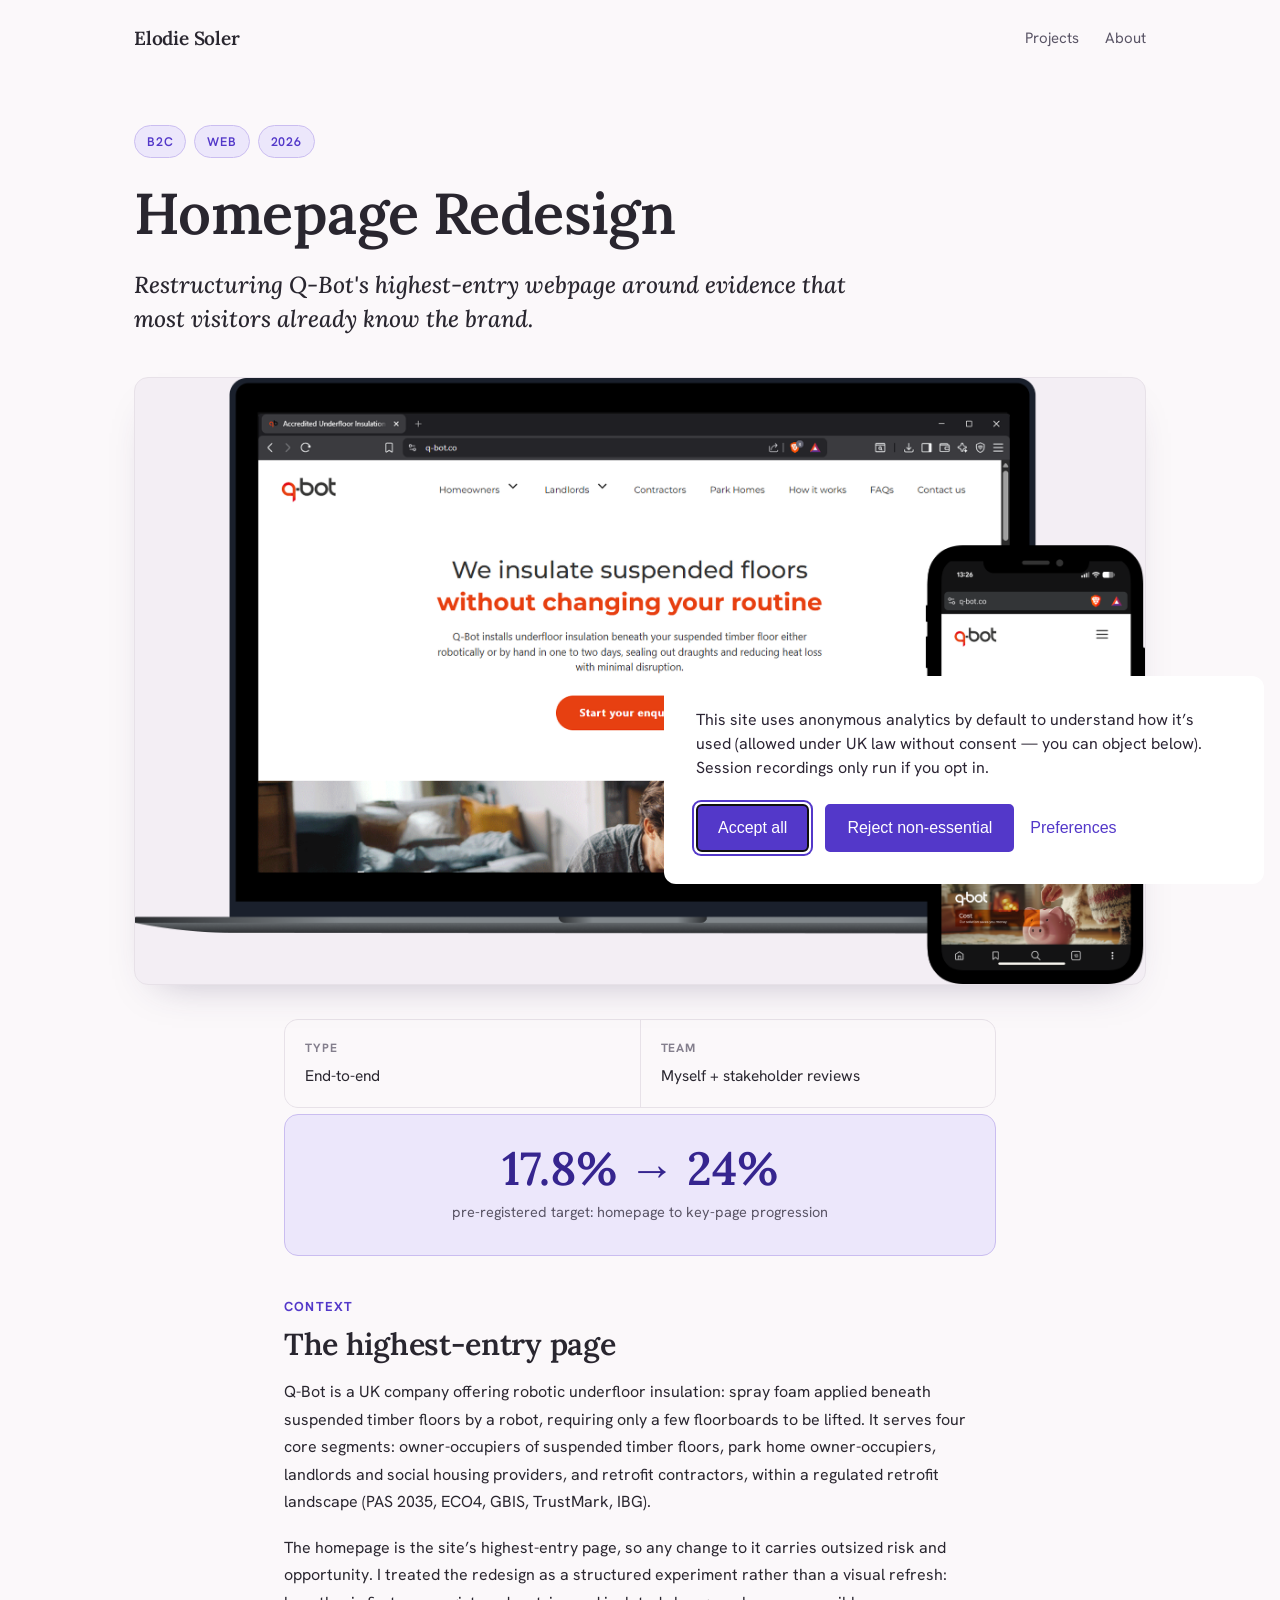
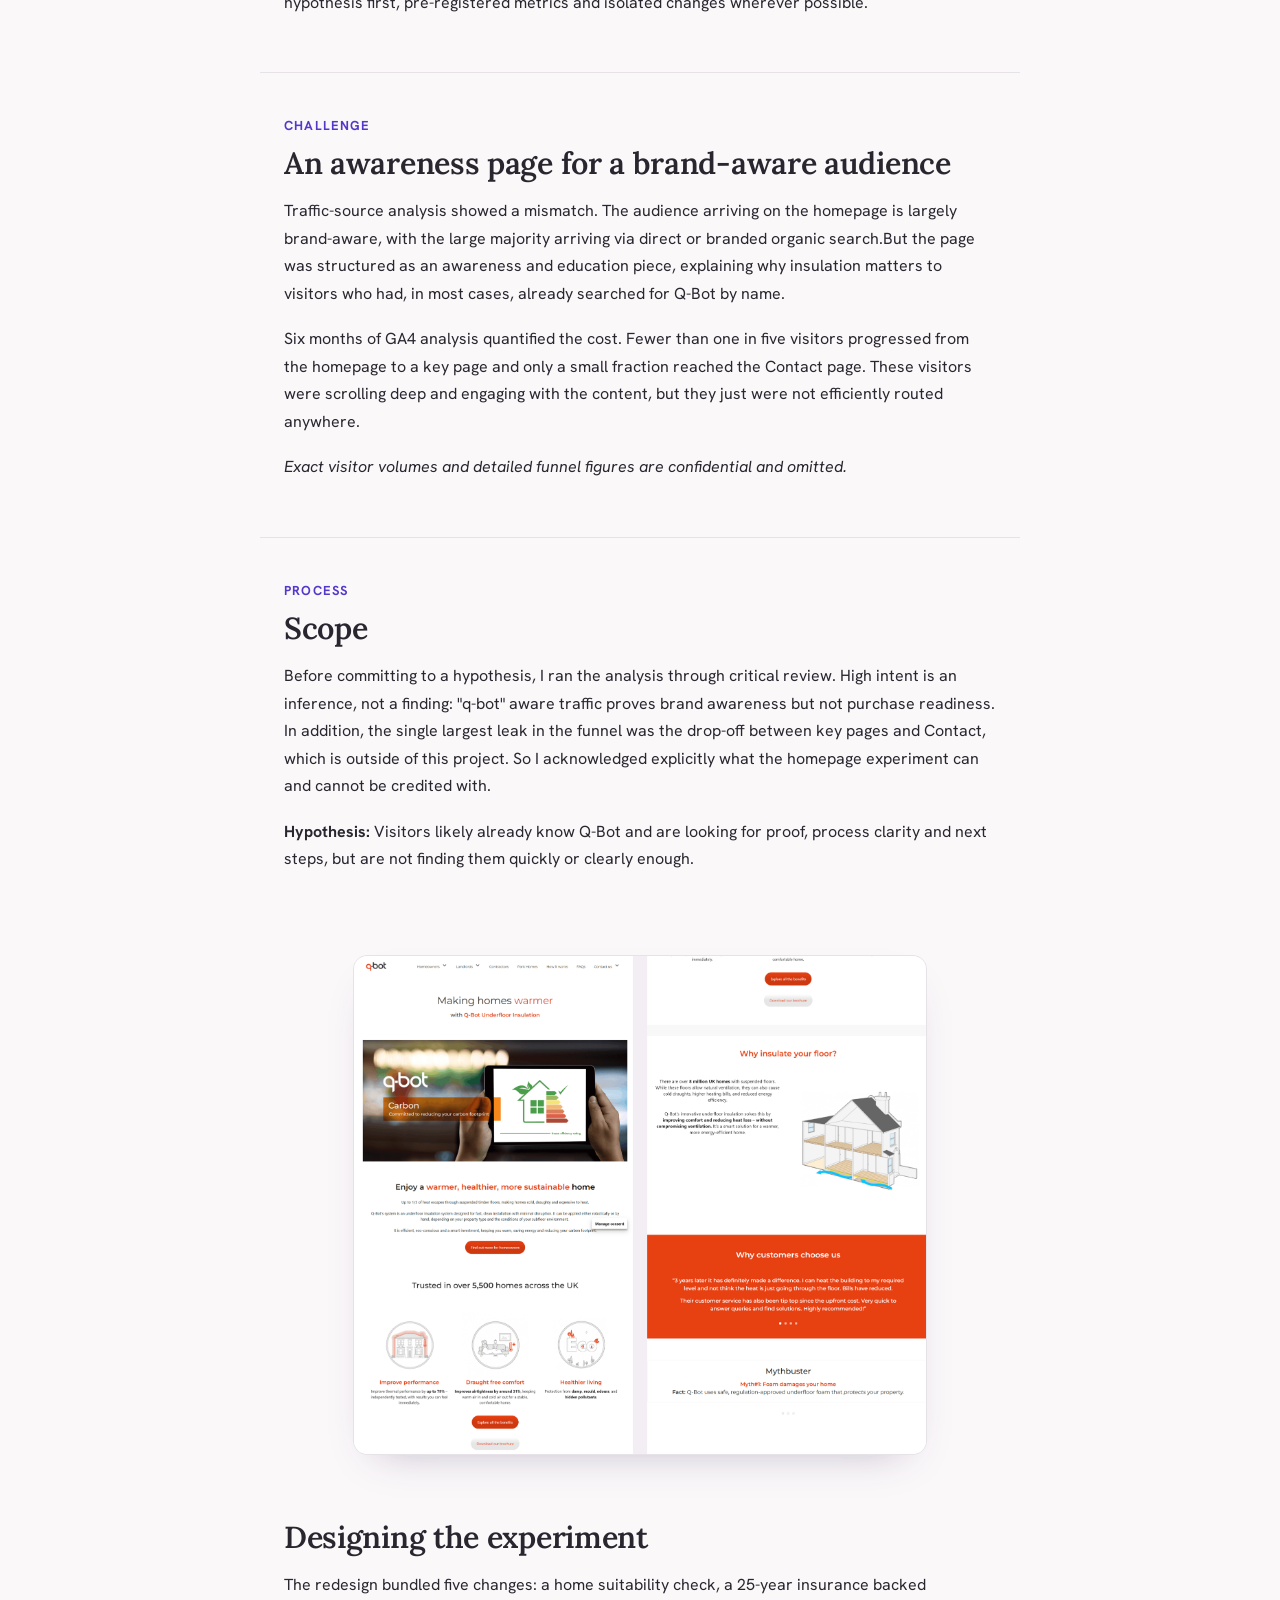
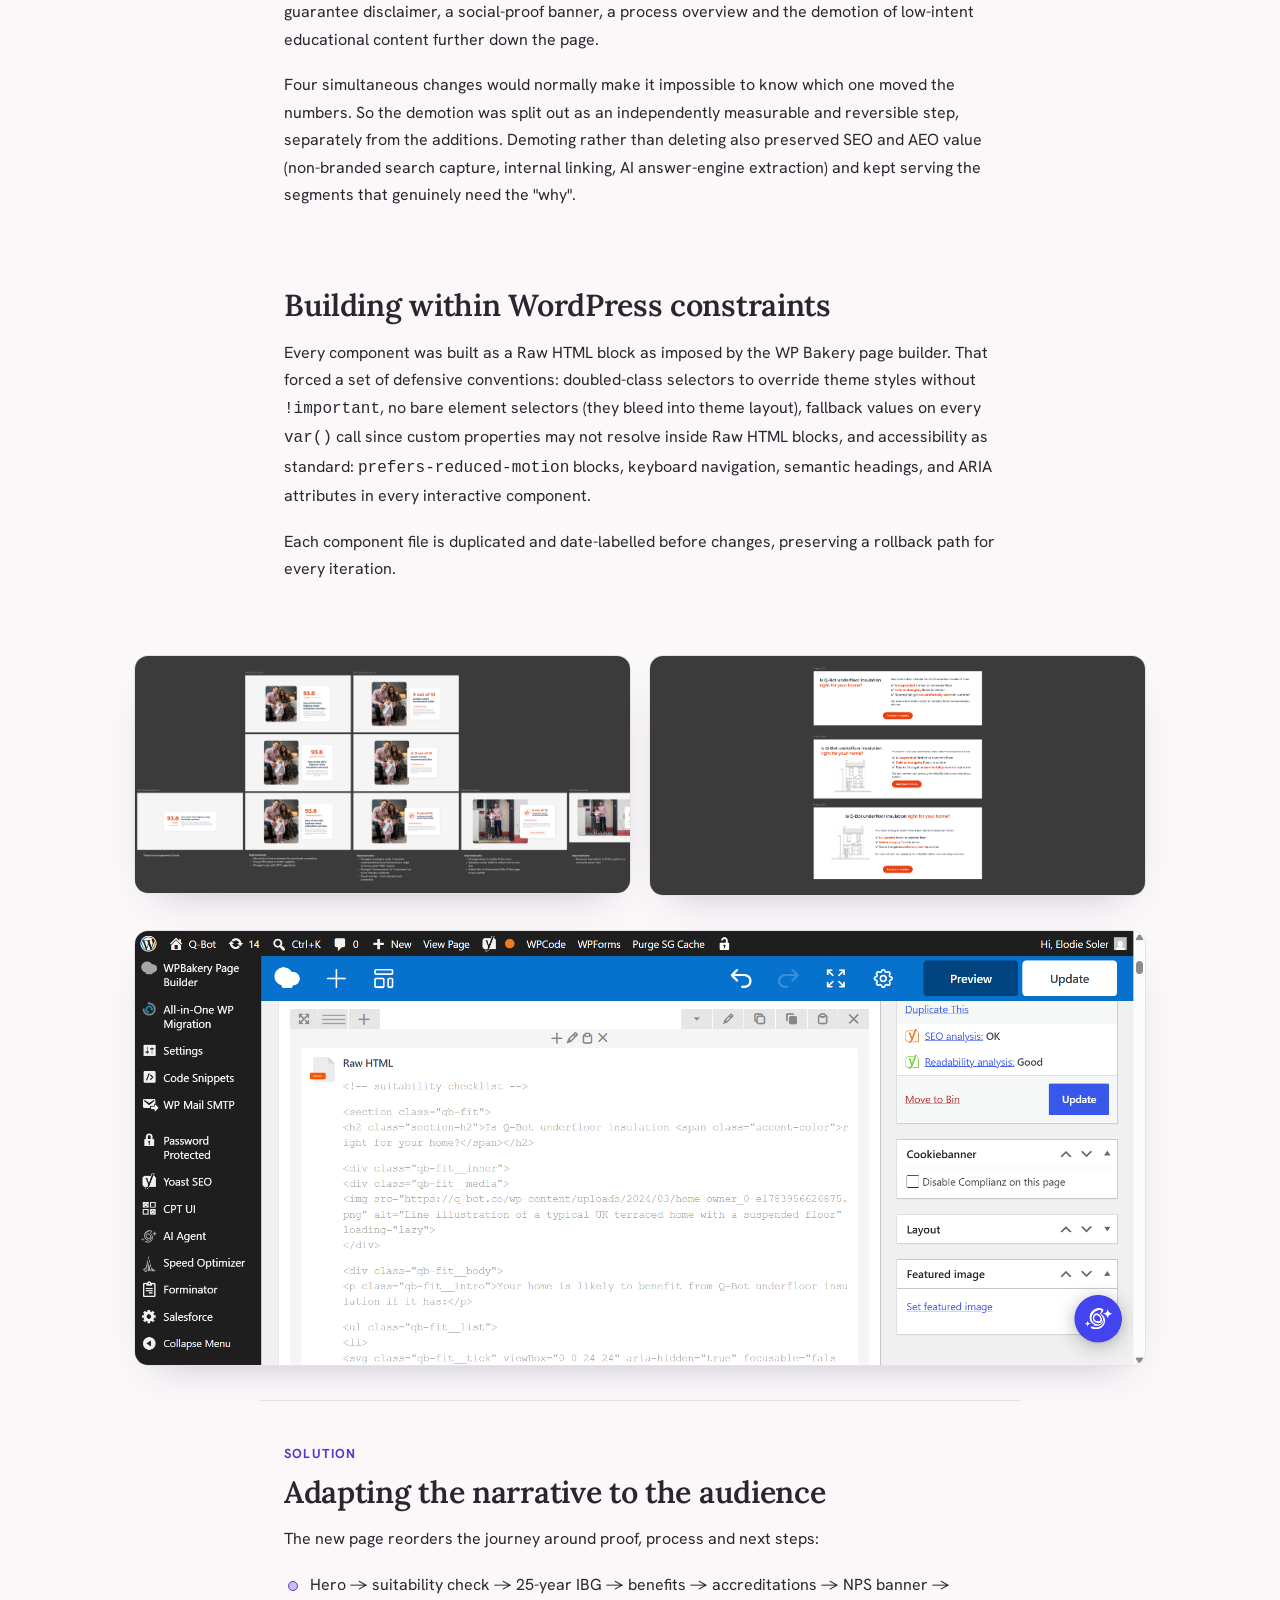
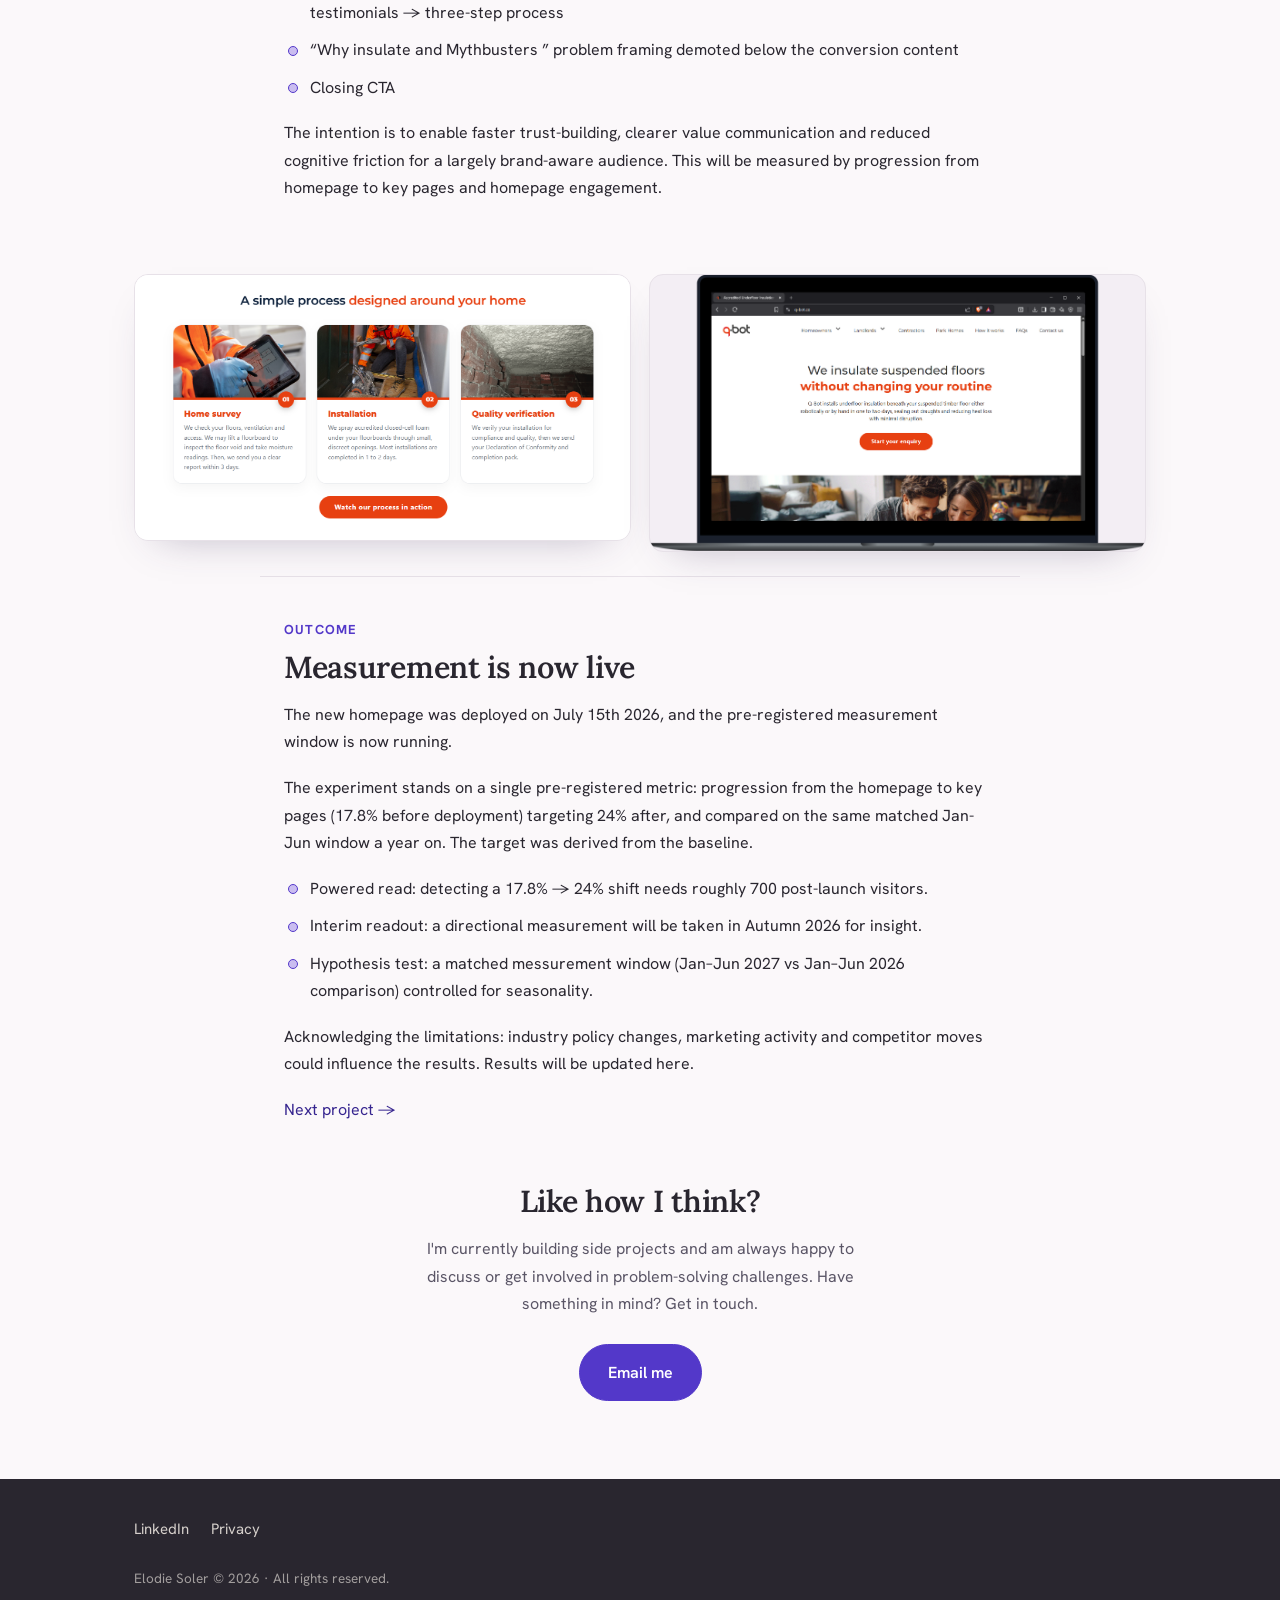
<file: projects/service-blueprint/index.html>
<!DOCTYPE html>
<html lang="en-GB">
<head>
<meta charset="UTF-8">
<meta name="viewport" content="width=device-width, initial-scale=1">

<title>Web Homepage Redesign | Case Study</title>
<meta name="description" content="Product design case study for a high-constraint robot control interface that reduces interaction friction and improves operator performance in real-world field conditions.">
<link rel="icon" href="/images/shared/favicon.png">
<link rel="canonical" href="https://elodiesoler.com/projects/web-homepage-redesign/">
<link rel="stylesheet" href="/styles.css">

<!-- 1. Consent Mode defaults — opt-out model under PECR statistical purposes exception -->
<script>
  window.dataLayer = window.dataLayer || [];
  function gtag() { dataLayer.push(arguments); }
  gtag('consent', 'default', {
    // Granted unless the visitor has explicitly objected (DUAA opt-out)
    analytics_storage: localStorage.getItem('stcm.consent.analytics') === 'false' ? 'denied' : 'granted',

    // No advertising on this site — never granted
    ad_storage: 'denied',
    ad_user_data: 'denied',
    ad_personalization: 'denied',

    // Essential is required and cannot be rejected
    functionality_storage: 'granted',
    security_storage: 'granted'
  });
</script>

<!-- 2. Silktide Consent Manager (self-hosted) -->
<link rel="stylesheet" href="/assets/cm-ui.css">
<script src="/assets/cm-ui.js"></script>

<!-- 3. Banner configuration -->
<script>
  window.silktideConsentManager.init({
    consentTypes: [
      {
        id: 'essential',
        label: 'Essential',
        description: '<p>Required for the website to function. These cannot be switched off.</p>',
        required: true
      },
      {
        id: 'analytics',
        label: 'Analytics',
        description: '<p>Anonymous, aggregate usage statistics (Google Analytics) to improve this site. On by default under UK law; switch off any time.</p>',
        defaultValue: true,
        gtag: 'analytics_storage',
        onReject: function () {
          // DUAA requires we actually stop: remove existing GA cookies
          ['_ga', '_ga_RZK5H4CGJH'].forEach(function (n) {
            document.cookie = n + '=; expires=Thu, 01 Jan 1970 00:00:00 GMT; path=/; domain=.elodiesoler.com';
            document.cookie = n + '=; expires=Thu, 01 Jan 1970 00:00:00 GMT; path=/';
          });
        }
      },
      {
        id: 'recordings',
        label: 'Session recordings',
        description: '<p>Opt-in session recordings and heatmaps (Microsoft Clarity) to see where the site confuses people.</p>',
        defaultValue: false,
        onReject: function () {
          if (window.clarity) { window.clarity('stop'); }
        }
      }
    ],
    text: {
      prompt: {
        description: '<p>This site uses anonymous analytics by default to understand how it\u2019s used (allowed under UK law without consent \u2014 you can object below). Session recordings only run if you opt in.</p>'
      }
    }
  });
</script>
<!-- ===== END CONSENT ===== -->

<!-- Google Tag Manager -->
<script>(function(w,d,s,l,i){w[l]=w[l]||[];w[l].push({'gtm.start':
new Date().getTime(),event:'gtm.js'});var f=d.getElementsByTagName(s)[0],
j=d.createElement(s),dl=l!='dataLayer'?'&l='+l:'';j.async=true;j.src=
'https://www.googletagmanager.com/gtm.js?id='+i+dl;f.parentNode.insertBefore(j,f);
})(window,document,'script','dataLayer','GTM-PLMG66MH');</script>
<!-- End Google Tag Manager -->

</head>

<body class="case-study-page">

<!-- Google Tag Manager (noscript) -->
<noscript><iframe src="https://www.googletagmanager.com/ns.html?id=GTM-PLMG66MH"
height="0" width="0" style="display:none;visibility:hidden"></iframe></noscript>
<!-- End Google Tag Manager (noscript) -->

<!-- PAGE START -->

<!-- ===== top nav ===== -->
<nav class="nav">
  <a href="/" class="brand">Elodie Soler</a>
  <div class="links">
    <a href="/">Projects</a>
    <a href="/about/">About</a>
  </div>
</nav>

<!-- ===== HERO ===== -->
<header class="hero wide">
  <div class="eyebrow rise d1">
    <span class="tag">B2C</span>
    <span class="tag">Web</span>
    <span class="tag">2026</span>
  </div>
  <h1 class="rise d2">Homepage Redesign</h1>
  <p class="lede rise d3">Restructuring Q-Bot's highest-entry webpage around evidence that most visitors already know the brand.</p>
</header>

<div class="wide rise d4">
  <figure class="figure">
    <img src="/images/projects/web-homepage-redesign/Homepage cover desktop and mob.png" alt="The redesigned Q-Bot homepage shown on desktop and mobile">
  </figure>
</div>

<!-- ===== META STRIP ===== -->
<div class="wrap">
  <dl class="meta">
    <div><dt>Type</dt><dd>End-to-end</dd></div>
    <div><dt>Team</dt><dd>Myself + stakeholder reviews</dd></div>
  </dl>
</div>

<!-- ===== METRICS BAND ===== -->
<div class="wrap">
  <div class="metrics">
    <div class="metric">
      <div class="num">17.8% &rarr; 24%</div>
      <div class="lbl">pre-registered target: homepage to key-page progression</div>
    </div>
  
  </div>
</div>

<!-- ===== CONTEXT ===== -->
<section class="wrap">
  <span class="kicker">Context</span>
  <h2>The highest-entry page</h2>
  <p>Q-Bot is a UK company offering robotic underfloor insulation: spray foam applied beneath suspended timber floors by a robot, requiring only a few floorboards to be lifted. It serves four core segments: owner-occupiers of suspended timber floors, park home owner-occupiers, landlords and social housing providers, and retrofit contractors, within a regulated retrofit landscape (PAS 2035, ECO4, GBIS, TrustMark, IBG).</p>
  <p>The homepage is the site&rsquo;s highest-entry page, so any change to it carries outsized risk and opportunity. I treated the redesign as a structured experiment rather than a visual refresh: hypothesis first, pre-registered metrics and isolated changes wherever possible.</p>
</section>

<hr class="divider">

<!-- ===== CHALLENGE ===== -->
<section class="wrap">
  <span class="kicker">Challenge</span>
  <h2>An awareness page for a brand-aware audience</h2>
  <p>Traffic-source analysis showed a mismatch. The audience arriving on the homepage is largely brand-aware, with the large majority arriving via direct or branded organic search.But the page was structured as an awareness and education piece, explaining why insulation matters to visitors who had, in most cases, already searched for Q-Bot by name.</p>
  <p>Six months of GA4 analysis quantified the cost. Fewer than one in five visitors progressed from the homepage to a key page and only a small fraction reached the Contact page. These visitors were scrolling deep and engaging with the content, but they just were not efficiently routed anywhere.</p>
  <p><em>Exact visitor volumes and detailed funnel figures are confidential and omitted.</em></p>
</section>

<hr class="divider">

<!-- ===== PROCESS ===== -->
<section class="wrap">
  <span class="kicker">Process</span>
  <h2>Scope</h2>
  <p>Before committing to a hypothesis, I ran the analysis through critical review. High intent is an inference, not a finding: "q-bot" aware traffic proves brand awareness but not purchase readiness. 
    In addition, the single largest leak in the funnel was the drop-off between key pages and Contact, which is outside of this project. So I acknowledged explicitly what the homepage experiment can and cannot be credited with.</p>
  <p><strong>Hypothesis:</strong> Visitors likely already know Q-Bot and are looking for proof, process clarity and next steps, but are not finding them quickly or clearly enough.</p>
  </section>

<div class="wide">
  <figure class="figure-single">
    <img src="/images/projects/web-homepage-redesign/Previous homepage design.png" alt="New homepage components: process overview, NPS banner and FAQ section">
  </figure>
</div>

<section class="wrap">
  <h2>Designing the experiment</h2>
  <p>The redesign bundled five changes: a home suitability check, a 25-year insurance backed guarantee disclaimer, a social-proof banner, a process overview and the demotion of low-intent educational content further down the page.</p>
  <p>Four simultaneous changes would normally make it impossible to know which one moved the numbers. So the demotion was split out as an independently measurable and reversible step, separately from the additions. Demoting rather than deleting also preserved SEO and AEO value (non-branded search capture, internal linking, AI answer-engine extraction) and kept serving the segments that genuinely need the "why".</p>
</section>

<section class="wrap">
  <h2>Building within WordPress constraints</h2>
  <p>Every component was built as a Raw HTML block as imposed by the WP Bakery page builder. That forced a set of defensive conventions: doubled-class selectors to override theme styles without <code>!important</code>, no bare element selectors (they bleed into theme layout), fallback values on every <code>var()</code> call since custom properties may not resolve inside Raw HTML blocks, and accessibility as standard: <code>prefers-reduced-motion</code> blocks, keyboard navigation, semantic headings, and ARIA attributes in every interactive component.</p>
  <p>Each component file is duplicated and date-labelled before changes, preserving a rollback path for every iteration.</p>
</section>

<div class="wide">
  <div class="grid2">
    <figure class="figure"><img src="/images/projects/web-homepage-redesign/NPS design in progress.png" alt="NPS section design in progress"></figure>
    <figure class="figure"><img src="/images/projects/web-homepage-redesign/Suitability check design in progress.png" alt="Suitability section design"></figure>
  </div>
</div>

<div class="wide">
  <figure class="figure-single">
    <img src="/images/projects/web-homepage-redesign/Web homepage in wordpress.png" alt="Homepage in wordpress">
  </figure>
</div>

<hr class="divider">

<!-- ===== SOLUTION ===== -->
<section class="wrap">
  <span class="kicker">Solution</span>
  <h2>Adapting the narrative to the audience</h2>
  <p>The new page reorders the journey around proof, process and next steps:</p>
  <ul class="clean">
    <li>Hero &rarr; suitability check &rarr; 25-year IBG &rarr; benefits &rarr; accreditations &rarr; NPS banner &rarr; testimonials &rarr; three-step process</li>
    <li>&ldquo;Why insulate and Mythbusters &rdquo; problem framing demoted below the conversion content</li>
    <li>Closing CTA</li>
  </ul>
  <p>The intention is to enable faster trust-building, clearer value communication and reduced cognitive friction for a largely brand-aware audience. This will be measured by progression from homepage to key pages and homepage engagement.</p>
</section>

<div class="wide">
  <div class="grid2">
    <figure class="figure"><img src="/images/projects/web-homepage-redesign/Process banner viewed live.png" alt="Three-step process overview section on the new homepage"></figure>
    <figure class="figure"><img src="/images/projects/web-homepage-redesign/Homepage cover.png" alt="New homepage hero"></figure>
  </div>
</div>


<hr class="divider">

<!-- ===== OUTCOME ===== -->
<section class="wrap">
  <span class="kicker">Outcome</span>
  <h2>Measurement is now live</h2>
  <p>The new homepage was deployed on July 15th 2026, and the pre-registered measurement window is now running.</p>
  <p>The experiment stands on a single pre-registered metric: progression from the homepage to key pages (17.8% before deployment) targeting 24% after, and compared on the same matched Jan-Jun window a year on. The target was derived from the baseline.</p>
  <ul class="clean">
    <li>Powered read: detecting a 17.8% &rarr; 24% shift needs roughly 700 post-launch visitors.</li>
    <li>Interim readout: a directional measurement will be taken in Autumn 2026 for insight.</li>
    <li>Hypothesis test: a matched messurement window (Jan–Jun 2027 vs Jan–Jun 2026 comparison) controlled for seasonality.</li>
  </ul>
  <p>Acknowledging the limitations: industry policy changes, marketing activity and competitor moves could influence the results. Results will be updated here.</p>
  <a class="next" href="/projects/interactive-parts-system/">Next project →</a>
</section>


<!-- ===== CTA (mailto) ===== -->
<section class="cta wrap">
  <h2>Like how I think?</h2>
  <p>I'm currently building side projects and am always happy to discuss or get involved in problem-solving challenges. Have something in mind? Get in touch.</p>
  <a class="btn" id="email-cta" href="mailto:solerelodie@gmail.com?subject=Hello">Email me</a>
</section>

<!-- ===== footer ===== -->
<footer>
  <div class="foot">
    <div class="links">
      <a href="https://www.linkedin.com/in/elodie-soler/">LinkedIn</a>
      <a href="/privacy/">Privacy</a>
    </div>
    <div class="copy">Elodie Soler &copy; 2026 &middot; All rights reserved.</div>
  </div>
</footer>

<!-- PAGE END -->

</body>
</html>
</file>
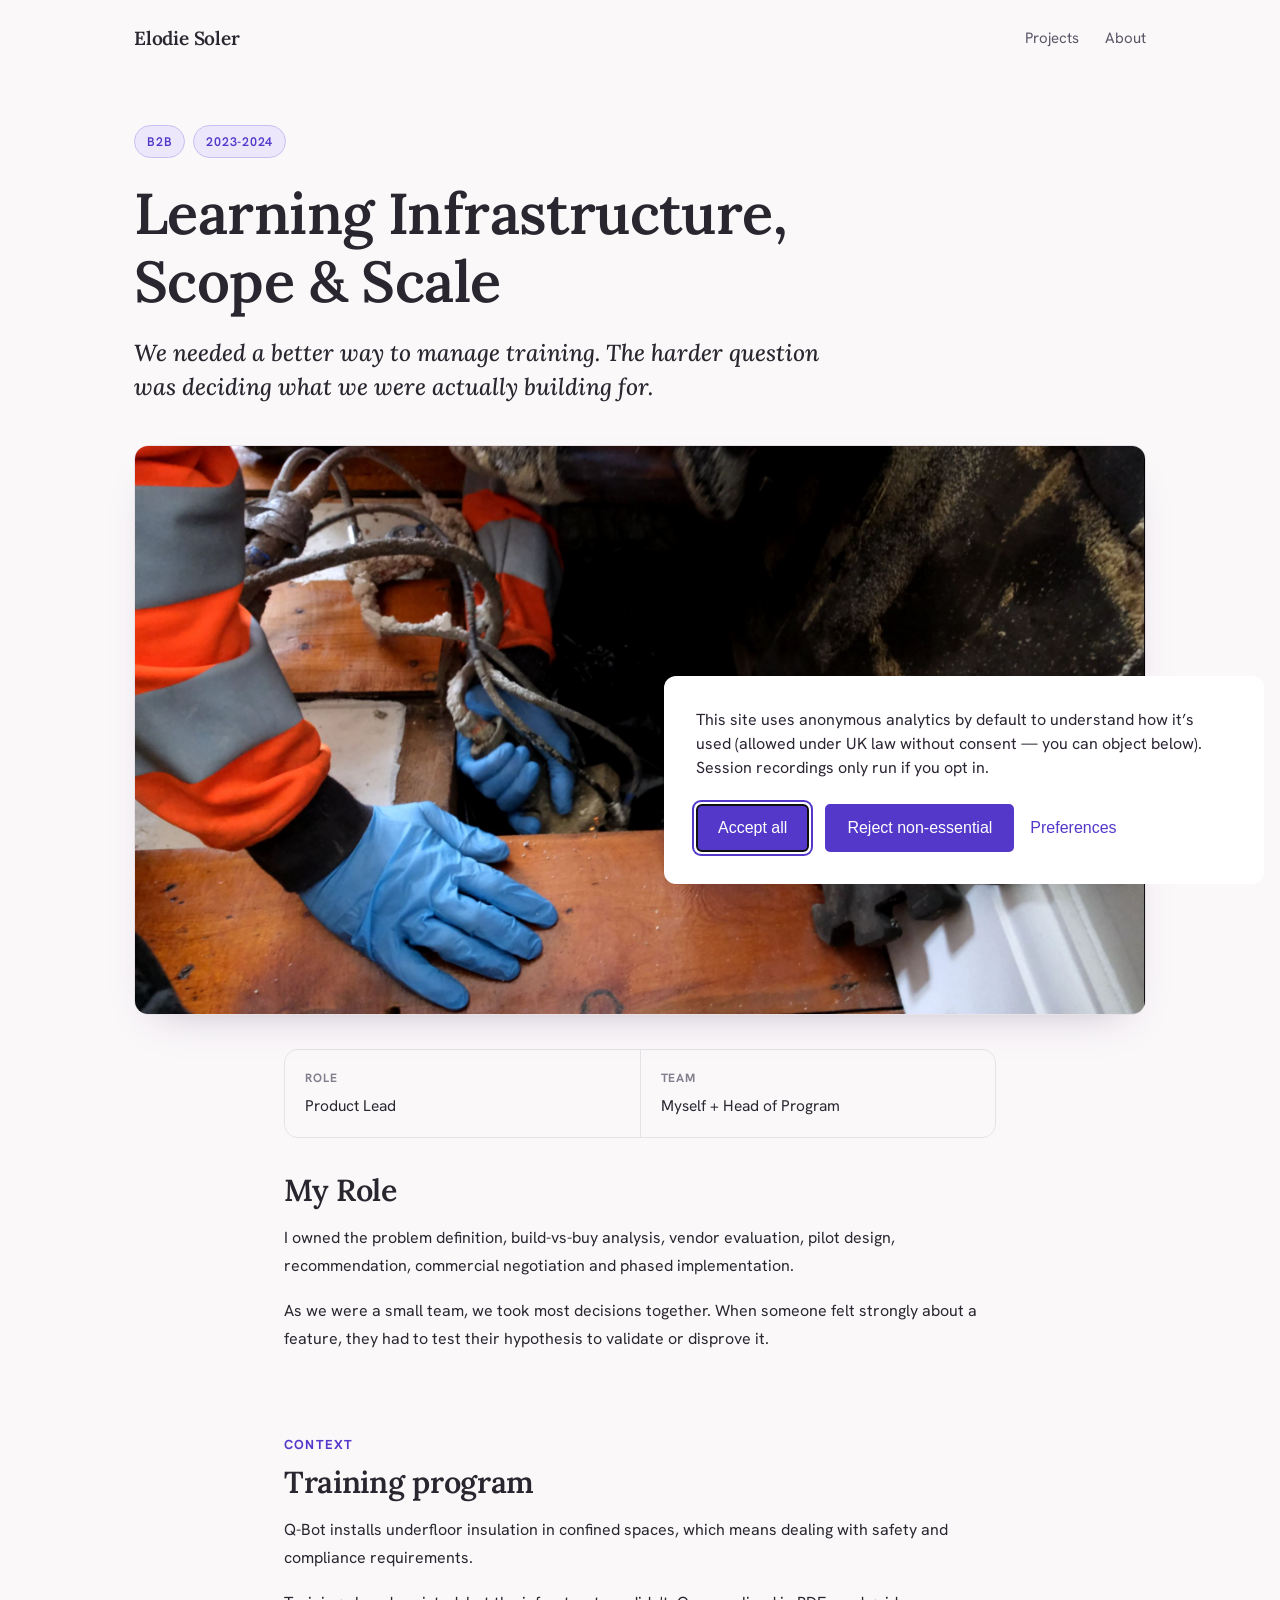
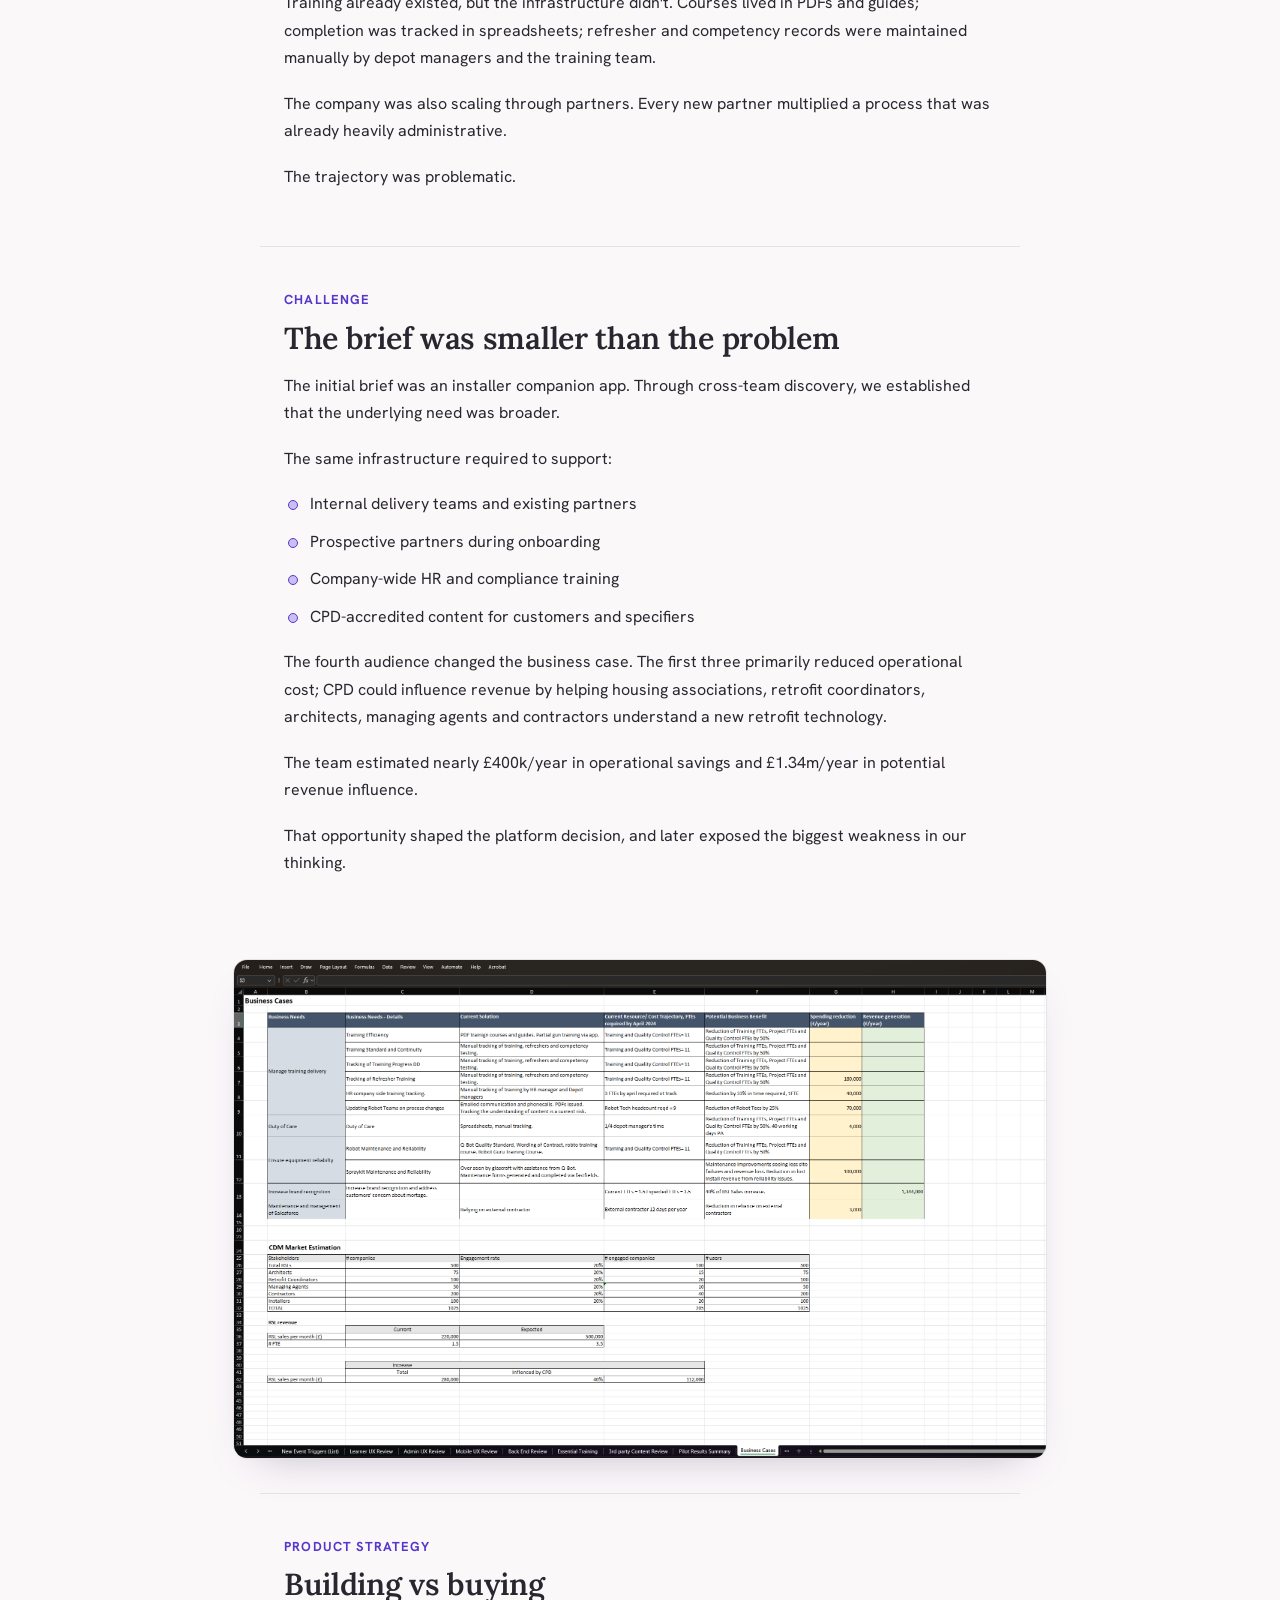
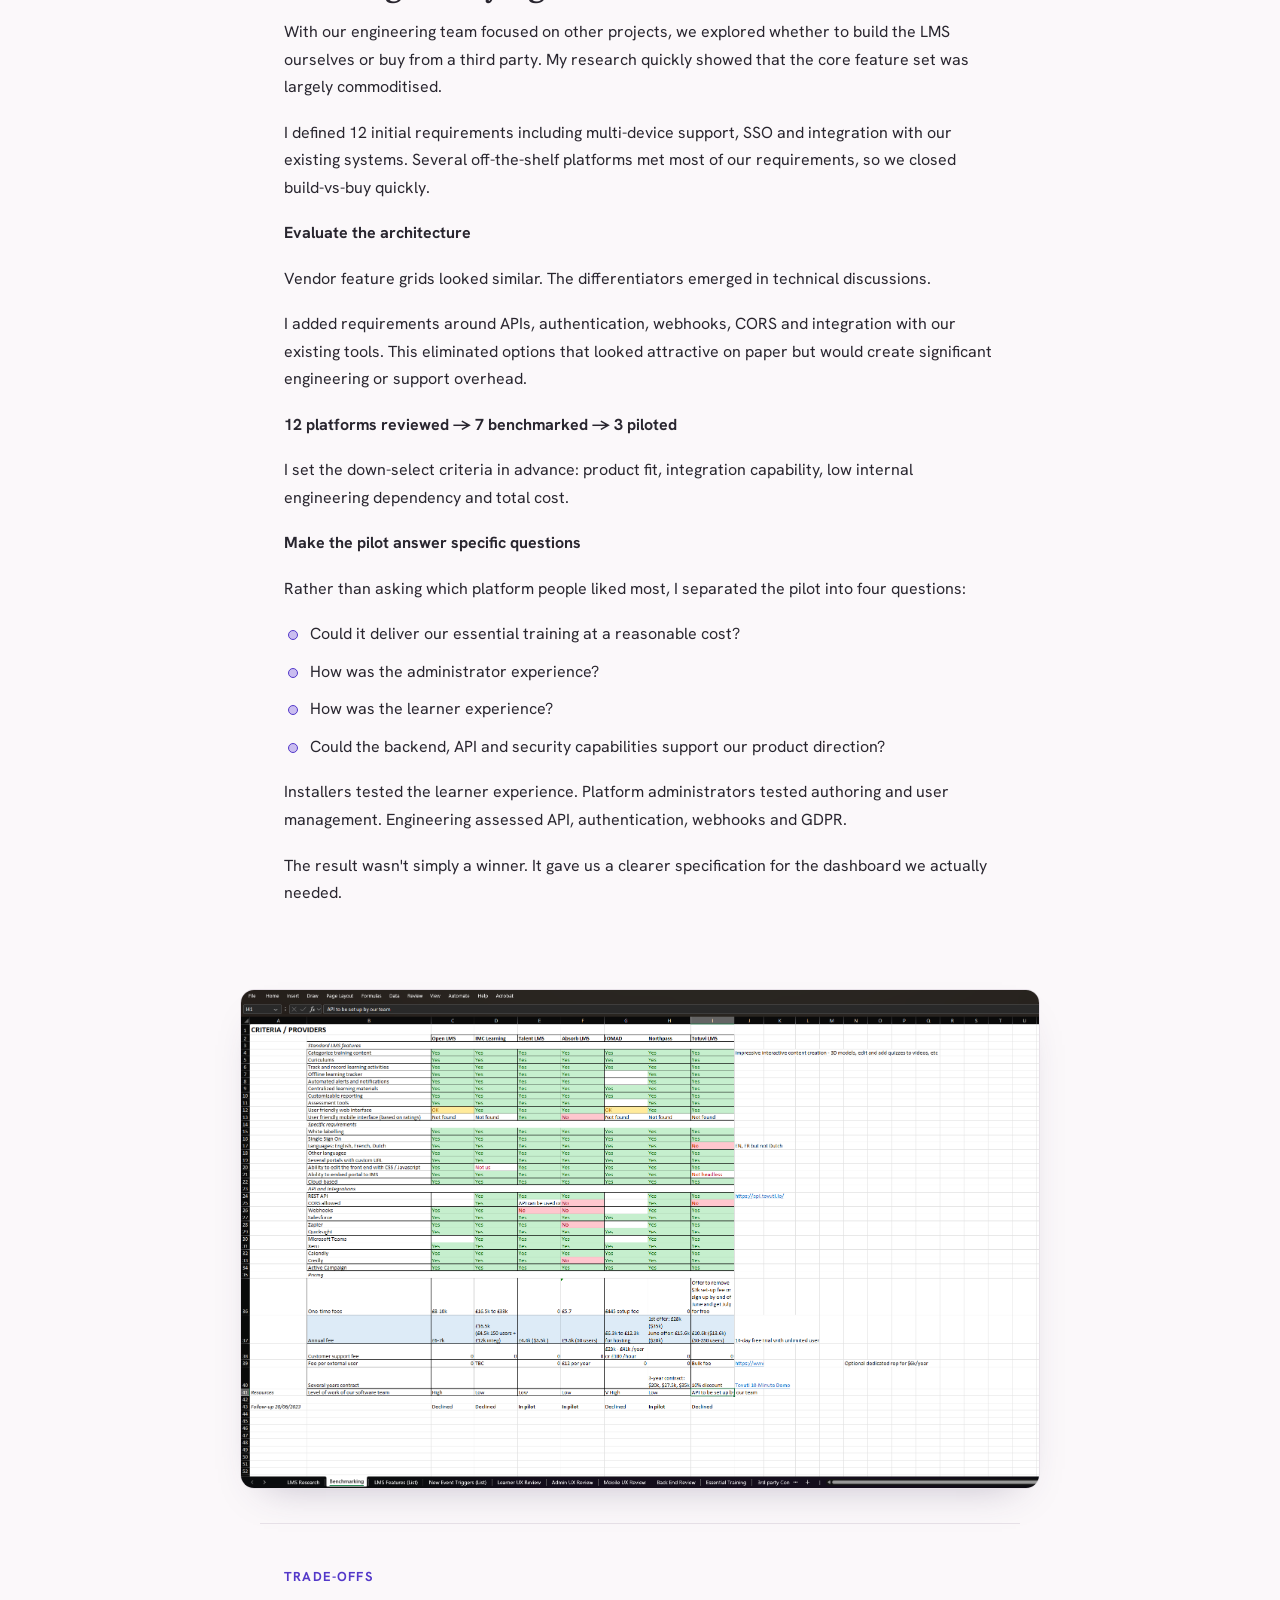
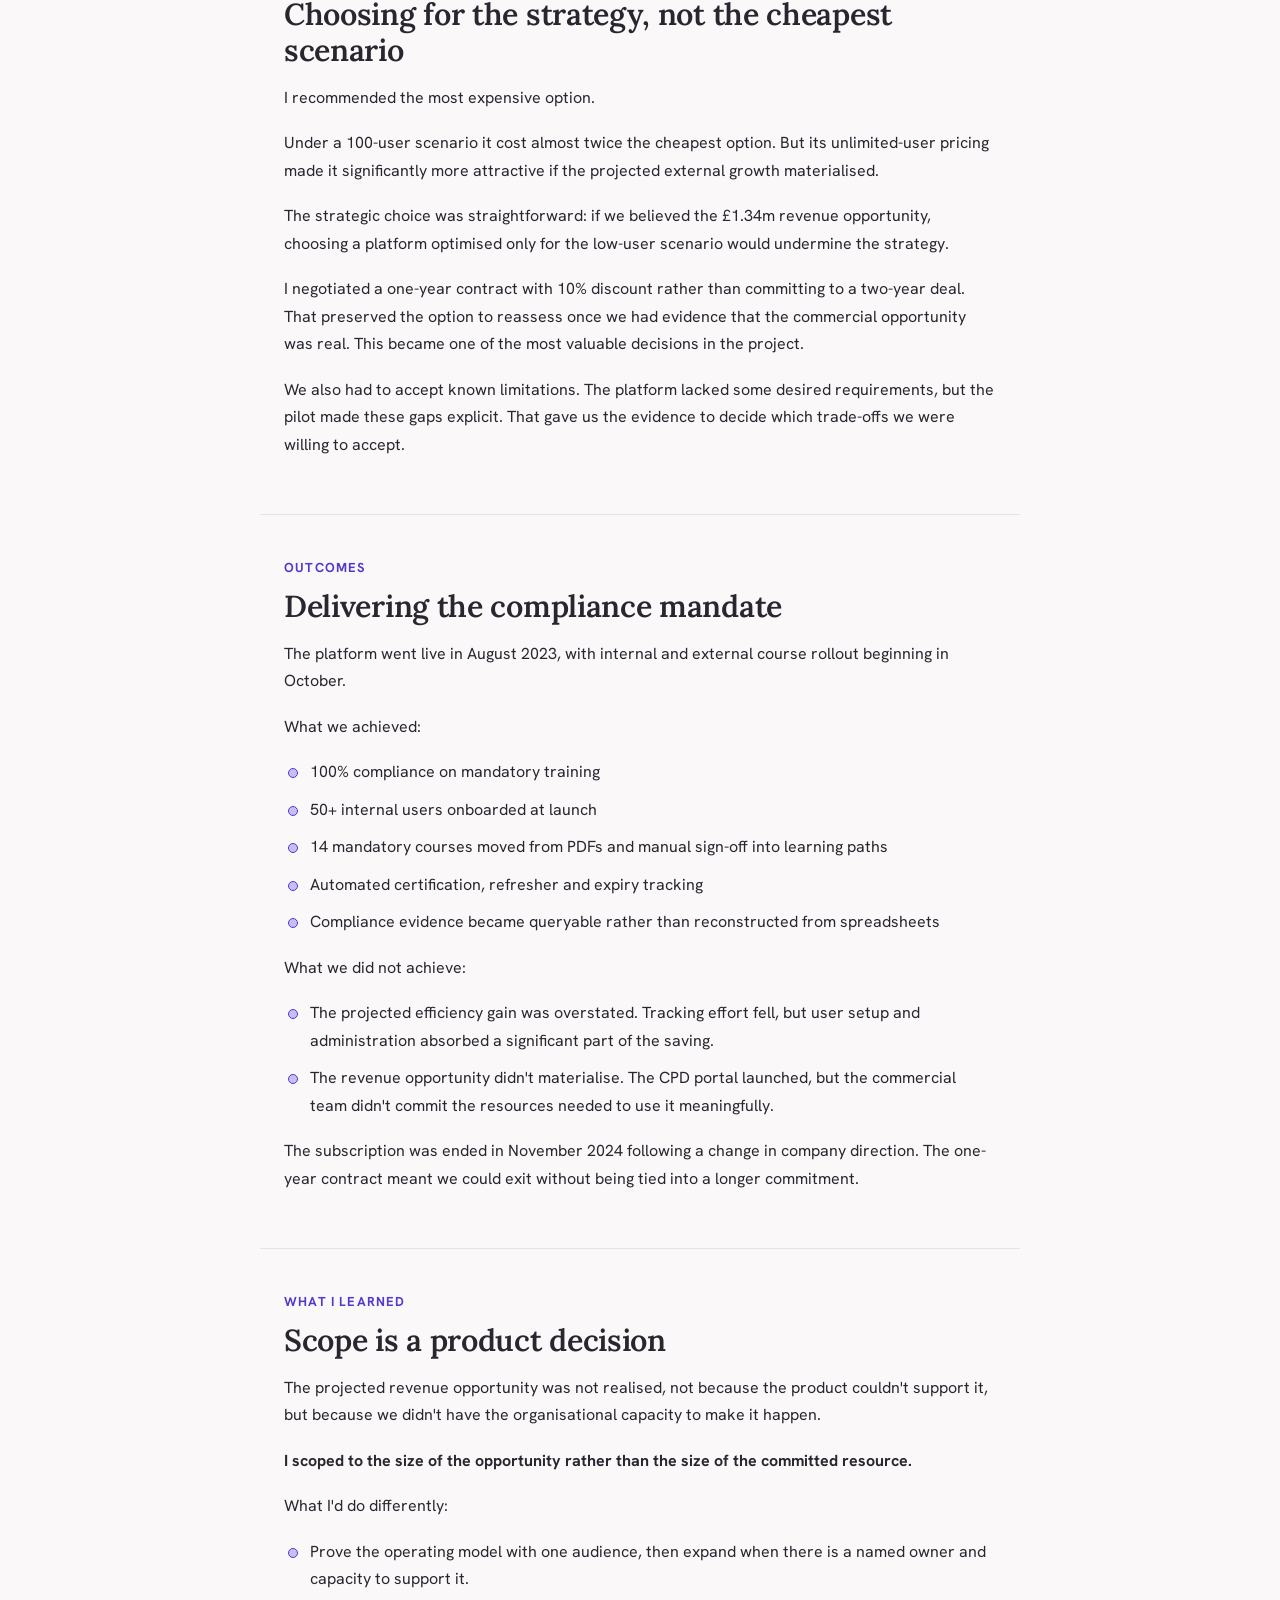
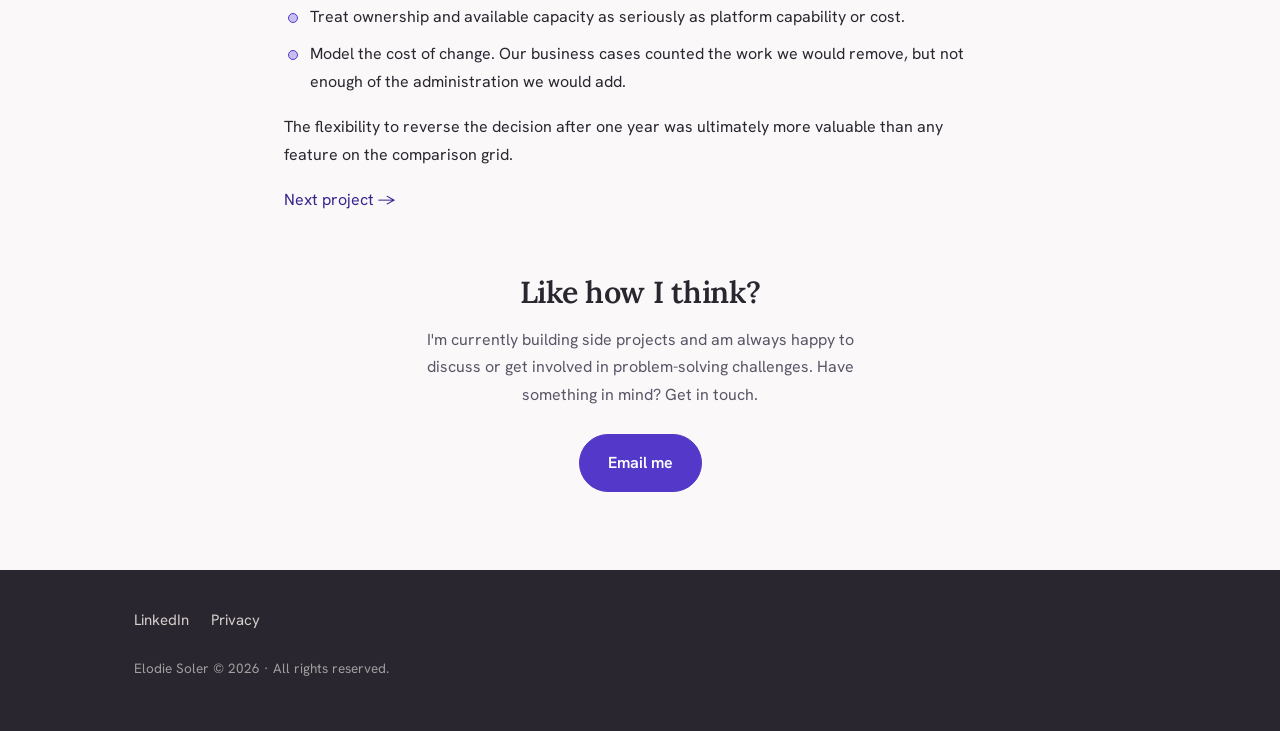
<file: projects/training-infrastructure/index.html>
<!DOCTYPE html>
<html lang="en-GB">
<head>
<meta charset="UTF-8">
<meta name="viewport" content="width=device-width, initial-scale=1">

<title>Scaling Training | Case Study</title>
<meta name="description" content="How I chose and launched a training platform for safety-critical robotics, balancing product strategy, commercial opportunity, cost and organisational capacity.">
<link rel="icon" href="/images/shared/favicon.png">
<link rel="canonical" href="https://elodiesoler.com/projects/web-homepage-redesign/">
<link rel="stylesheet" href="/styles.css">

<!-- 1. Consent Mode defaults — opt-out model under PECR statistical purposes exception -->
<script>
  window.dataLayer = window.dataLayer || [];
  function gtag() { dataLayer.push(arguments); }
  gtag('consent', 'default', {
    // Granted unless the visitor has explicitly objected (DUAA opt-out)
    analytics_storage: localStorage.getItem('stcm.consent.analytics') === 'false' ? 'denied' : 'granted',

    // No advertising on this site — never granted
    ad_storage: 'denied',
    ad_user_data: 'denied',
    ad_personalization: 'denied',

    // Essential is required and cannot be rejected
    functionality_storage: 'granted',
    security_storage: 'granted'
  });
</script>

<!-- 2. Silktide Consent Manager (self-hosted) -->
<link rel="stylesheet" href="/assets/cm-ui.css">
<script src="/assets/cm-ui.js"></script>

<!-- 3. Banner configuration -->
<script>
  window.silktideConsentManager.init({
    consentTypes: [
      {
        id: 'essential',
        label: 'Essential',
        description: '<p>Required for the website to function. These cannot be switched off.</p>',
        required: true
      },
      {
        id: 'analytics',
        label: 'Analytics',
        description: '<p>Anonymous, aggregate usage statistics (Google Analytics) to improve this site. On by default under UK law; switch off any time.</p>',
        defaultValue: true,
        gtag: 'analytics_storage',
        onReject: function () {
          // DUAA requires we actually stop: remove existing GA cookies
          ['_ga', '_ga_RZK5H4CGJH'].forEach(function (n) {
            document.cookie = n + '=; expires=Thu, 01 Jan 1970 00:00:00 GMT; path=/; domain=.elodiesoler.com';
            document.cookie = n + '=; expires=Thu, 01 Jan 1970 00:00:00 GMT; path=/';
          });
        }
      },
      {
        id: 'recordings',
        label: 'Session recordings',
        description: '<p>Opt-in session recordings and heatmaps (Microsoft Clarity) to see where the site confuses people.</p>',
        defaultValue: false,
        onReject: function () {
          if (window.clarity) { window.clarity('stop'); }
        }
      }
    ],
    text: {
      prompt: {
        description: '<p>This site uses anonymous analytics by default to understand how it\u2019s used (allowed under UK law without consent \u2014 you can object below). Session recordings only run if you opt in.</p>'
      }
    }
  });
</script>
<!-- ===== END CONSENT ===== -->

<!-- Google Tag Manager -->
<script>(function(w,d,s,l,i){w[l]=w[l]||[];w[l].push({'gtm.start':
new Date().getTime(),event:'gtm.js'});var f=d.getElementsByTagName(s)[0],
j=d.createElement(s),dl=l!='dataLayer'?'&l='+l:'';j.async=true;j.src=
'https://www.googletagmanager.com/gtm.js?id='+i+dl;f.parentNode.insertBefore(j,f);
})(window,document,'script','dataLayer','GTM-PLMG66MH');</script>
<!-- End Google Tag Manager -->

</head>

<body class="case-study-page">

<!-- Google Tag Manager (noscript) -->
<noscript><iframe src="https://www.googletagmanager.com/ns.html?id=GTM-PLMG66MH"
height="0" width="0" style="display:none;visibility:hidden"></iframe></noscript>
<!-- End Google Tag Manager (noscript) -->

<!-- PAGE START -->

<!-- ===== top nav ===== -->
<nav class="nav">
  <a href="/" class="brand">Elodie Soler</a>
  <div class="links">
    <a href="/">Projects</a>
    <a href="/about/">About</a>
  </div>
</nav>

<!-- ===== HERO ===== -->
<header class="hero wide">
  <div class="eyebrow rise d1">
    <span class="tag">B2B</span>
    <span class="tag">2023-2024</span>
  </div>
  <h1 class="rise d2">Learning Infrastructure, Scope & Scale</h1>
  <p class="lede rise d3">We needed a better way to manage training. The harder question was deciding what we were actually building for.</p>
</header>

<div class="wide rise d4">
  <figure class="figure">
    <img src="/images/projects/training-infrastructure/Handspray photo.JPG" alt="Installer spraying insulation">
  </figure>
</div>

<!-- ===== META STRIP ===== -->
<div class="wrap">
  <dl class="meta">
    <div><dt>Role</dt><dd>Product Lead</dd></div>
    <div><dt>Team</dt><dd>Myself + Head of Program</dd></div>
  </dl>
</div>

<!-- ===== My ROLE ===== -->
<section class="wrap">
  <h2>My Role</h2>
  <p>I owned the problem definition, build-vs-buy analysis, vendor evaluation, pilot design, recommendation, commercial negotiation and phased implementation.</p>
  <p>As we were a small team, we took most decisions together. When someone felt strongly about a feature, they had to test their hypothesis to validate or disprove it.</p>
</section>

<!-- ===== CONTEXT ===== -->
<section class="wrap">
  <span class="kicker">Context</span>
  <h2>Training program</h2>
  <p>Q-Bot installs underfloor insulation in confined spaces, which means dealing with safety and compliance requirements.</p>
  <p>Training already existed, but the infrastructure didn't. Courses lived in PDFs and guides; completion was tracked in spreadsheets; refresher and competency records were maintained manually by depot managers and the training team.</p>
  <p>The company was also scaling through partners. Every new partner multiplied a process that was already heavily administrative.</p>
  <p>The trajectory was problematic.</p>
</section>

<hr class="divider">

<!-- ===== CHALLENGE ===== -->
<section class="wrap">
  <span class="kicker">Challenge</span>
  <h2>The brief was smaller than the problem</h2>
  <p>The initial brief was an installer companion app. Through cross-team discovery, we established that the underlying need was broader.</p>
  <p>The same infrastructure required to support:</p>
  <ul class="clean">
    <li>Internal delivery teams and existing partners</li>
    <li>Prospective partners during onboarding</li>
    <li>Company-wide HR and compliance training</li>
    <li>CPD-accredited content for customers and specifiers</li>
  </ul>
  <p>The fourth audience changed the business case. The first three primarily reduced operational cost; CPD could influence revenue by helping housing associations, retrofit coordinators, architects, managing agents and contractors understand a new retrofit technology.</p>
  <p>The team estimated nearly £400k/year in operational savings and £1.34m/year in potential revenue influence.</p>
  <p>That opportunity shaped the platform decision, and later exposed the biggest weakness in our thinking.</p>
</section>

<div class="wide">
  <figure class="figure-single">
    <img src="/images/projects/training-infrastructure/LMS Business cases.png" alt="Overview of business cases">
  </figure>
</div>

<hr class="divider">

<!-- ===== STRATEGY ===== -->
<section class="wrap">
  <span class="kicker">Product Strategy</span>
  <h2>Building vs buying</h2>
  <p>With our engineering team focused on other projects, we explored whether to build the LMS ourselves or buy from a third party. My research quickly showed that the core feature set was largely commoditised.</p>
  <p>I defined 12 initial requirements including multi-device support, SSO and integration with our existing systems. Several off-the-shelf platforms met most of our requirements, so we closed build-vs-buy quickly.</p>
  <p><strong>Evaluate the architecture</strong></p>
  <p>Vendor feature grids looked similar. The differentiators emerged in technical discussions.</p>
  <p>I added requirements around APIs, authentication, webhooks, CORS and integration with our existing tools. This eliminated options that looked attractive on paper but would create significant engineering or support overhead.</p>
  <p><strong>12 platforms reviewed → 7 benchmarked → 3 piloted</strong></p>
  <p>I set the down-select criteria in advance: product fit, integration capability, low internal engineering dependency and total cost.</p>
  <p><strong>Make the pilot answer specific questions</strong></p>
  <p>Rather than asking which platform people liked most, I separated the pilot into four questions:</p>
     <ul class="clean">
    <li>Could it deliver our essential training at a reasonable cost?</li>
    <li>How was the administrator experience?</li>
    <li>How was the learner experience?</li>
    <li>Could the backend, API and security capabilities support our product direction?</li>
  </ul>
  <p>Installers tested the learner experience. Platform administrators tested authoring and user management. Engineering assessed API, authentication, webhooks and GDPR.</p>
  <p>The result wasn't simply a winner. It gave us a clearer specification for the dashboard we actually needed.</p>
</section>

<div class="wide">
  <figure class="figure-single">
    <img src="/images/projects/training-infrastructure/Benchmark research overview.png" alt="Benchmark research">
  </figure>
</div>

<hr class="divider">

<!-- ===== TRADE-OFFS ===== -->
<section class="wrap">
  <span class="kicker">Trade-offs</span>
  <h2>Choosing for the strategy, not the cheapest scenario</h2>
  <p>I recommended the most expensive option.</p>
  <p>Under a 100-user scenario it cost almost twice the cheapest option. But its unlimited-user pricing made it significantly more attractive if the projected external growth materialised.</p>
  <p>The strategic choice was straightforward: if we believed the £1.34m revenue opportunity, choosing a platform optimised only for the low-user scenario would undermine the strategy.</p>
  <p>I negotiated a one-year contract with 10% discount rather than committing to a two-year deal. That preserved the option to reassess once we had evidence that the commercial opportunity was real. This became one of the most valuable decisions in the project.</p>
  <p>We also had to accept known limitations. The platform lacked some desired requirements, but the pilot made these gaps explicit. That gave us the evidence to decide which trade-offs we were willing to accept.</p>
</section>


<hr class="divider">

<!-- ===== IMPACT ===== -->
<section class="wrap">
  <span class="kicker">Outcomes</span>
  <h2>Delivering the compliance mandate</h2>
    <p>The platform went live in August 2023, with internal and external course rollout beginning in October.</p>
   <p>What we achieved:</p>
     <ul class="clean">
    <li>100% compliance on mandatory training</li>
    <li>50+ internal users onboarded at launch</li>
    <li>14 mandatory courses moved from PDFs and manual sign-off into learning paths</li>
    <li>Automated certification, refresher and expiry tracking</li>
    <li>Compliance evidence became queryable rather than reconstructed from spreadsheets</li>
  </ul>
  <p>What we did not achieve:</p>
       <ul class="clean">
    <li>The projected efficiency gain was overstated. Tracking effort fell, but user setup and administration absorbed a significant part of the saving.</li>
    <li>The revenue opportunity didn't materialise. The CPD portal launched, but the commercial team didn't commit the resources needed to use it meaningfully.</li>
  </ul>
  <p>The subscription was ended in November 2024 following a change in company direction. The one-year contract meant we could exit without being tied into a longer commitment.</p>
</section>


<hr class="divider">

<!-- ===== LEARNINGS ===== -->
<section class="wrap">
  <span class="kicker">What I learned</span>
  <h2>Scope is a product decision</h2>
  <p>The projected revenue opportunity was not realised, not because the product couldn't support it, but because we didn't have the organisational capacity to make it happen.</p>
  <p><strong>I scoped to the size of the opportunity rather than the size of the committed resource.</strong></p>
  <p>What I'd do differently:</p>
  <ul class="clean">
    <li>Prove the operating model with one audience, then expand when there is a named owner and capacity to support it.</li>
    <li>Treat ownership and available capacity as seriously as platform capability or cost.</li>
    <li>Model the cost of change. Our business cases counted the work we would remove, but not enough of the administration we would add.</li>
  </ul>
  <p>The flexibility to reverse the decision after one year was ultimately more valuable than any feature on the comparison grid.</p>
  <a class="next" href="/projects/robot-control-interface/">Next project →</a>
</section>


<!-- ===== CTA (mailto) ===== -->
<section class="cta wrap">
  <h2>Like how I think?</h2>
  <p>I'm currently building side projects and am always happy to discuss or get involved in problem-solving challenges. Have something in mind? Get in touch.</p>
  <a class="btn" id="email-cta" href="mailto:solerelodie@gmail.com?subject=Hello">Email me</a>
</section>

<!-- ===== footer ===== -->
<footer>
  <div class="foot">
    <div class="links">
      <a href="https://www.linkedin.com/in/elodie-soler/">LinkedIn</a>
      <a href="/privacy/">Privacy</a>
    </div>
    <div class="copy">Elodie Soler &copy; 2026 &middot; All rights reserved.</div>
  </div>
</footer>

<!-- PAGE END -->

</body>
</html>
</file>
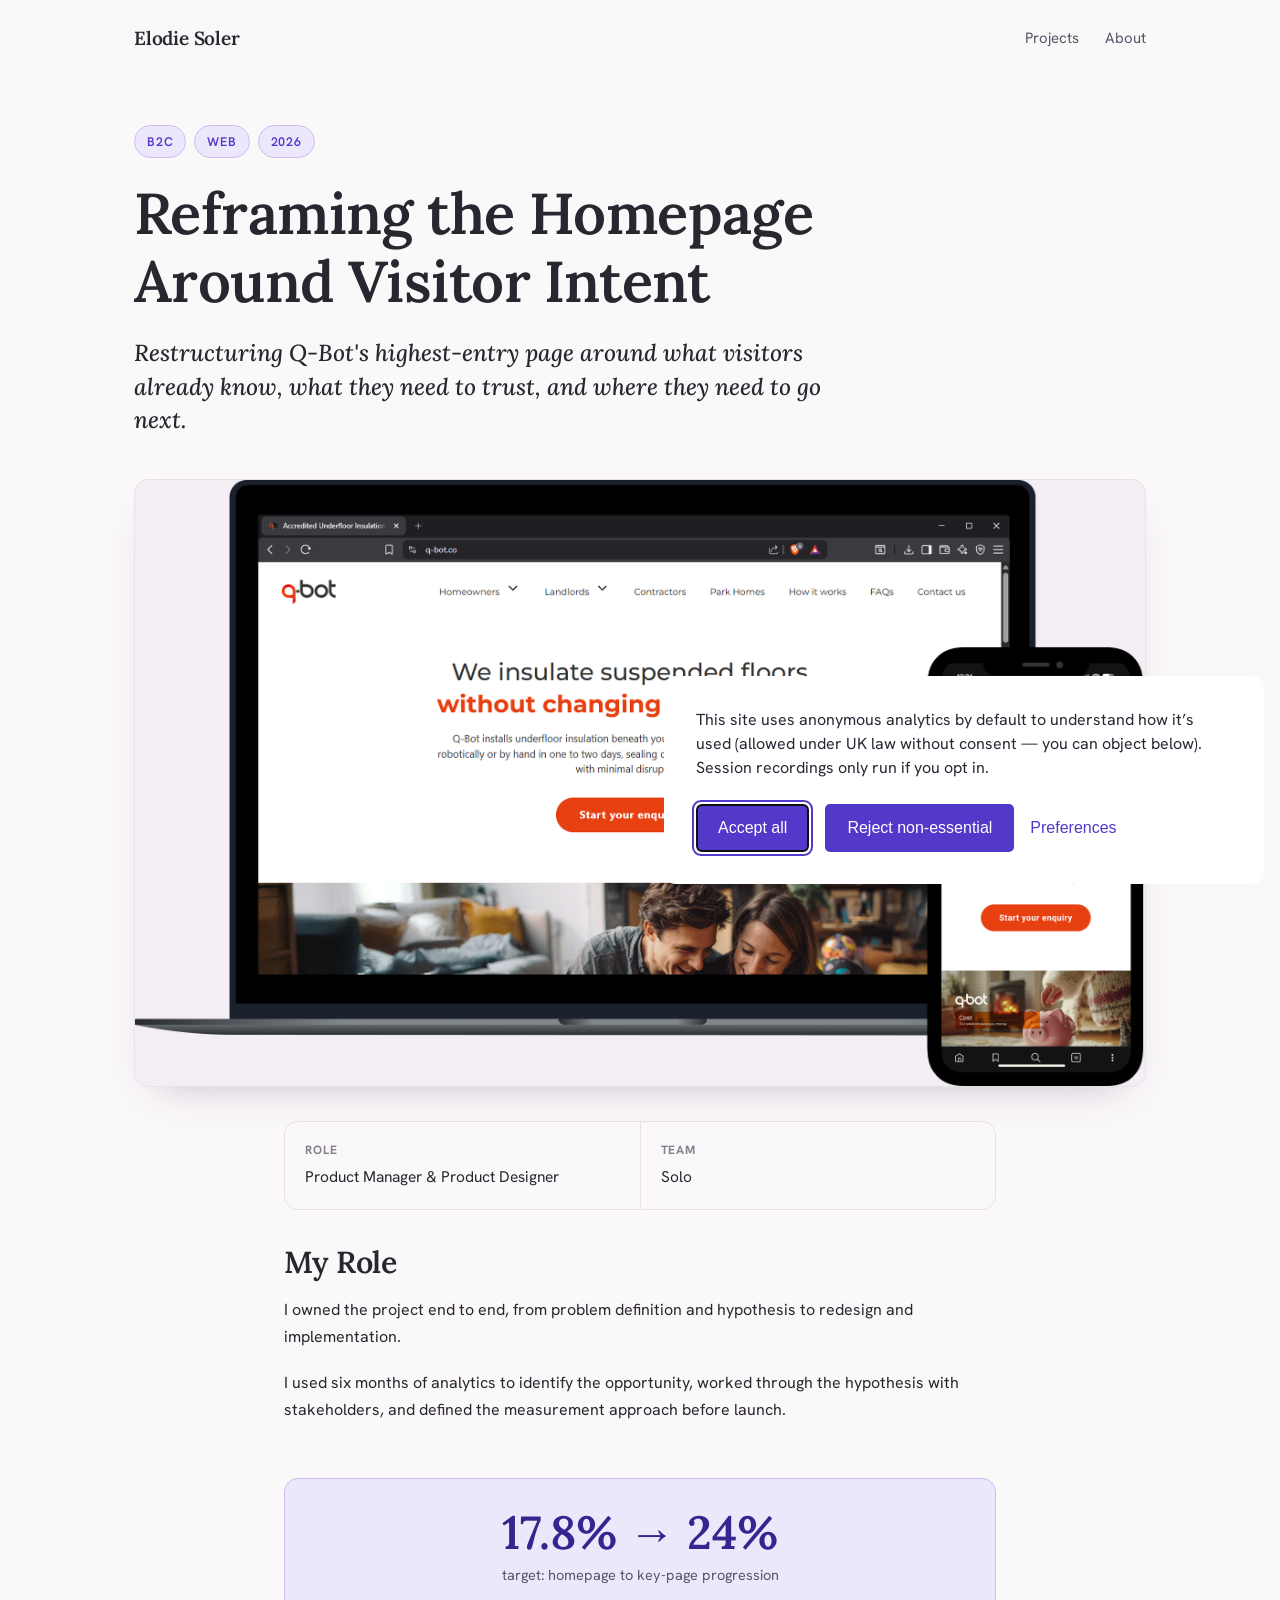
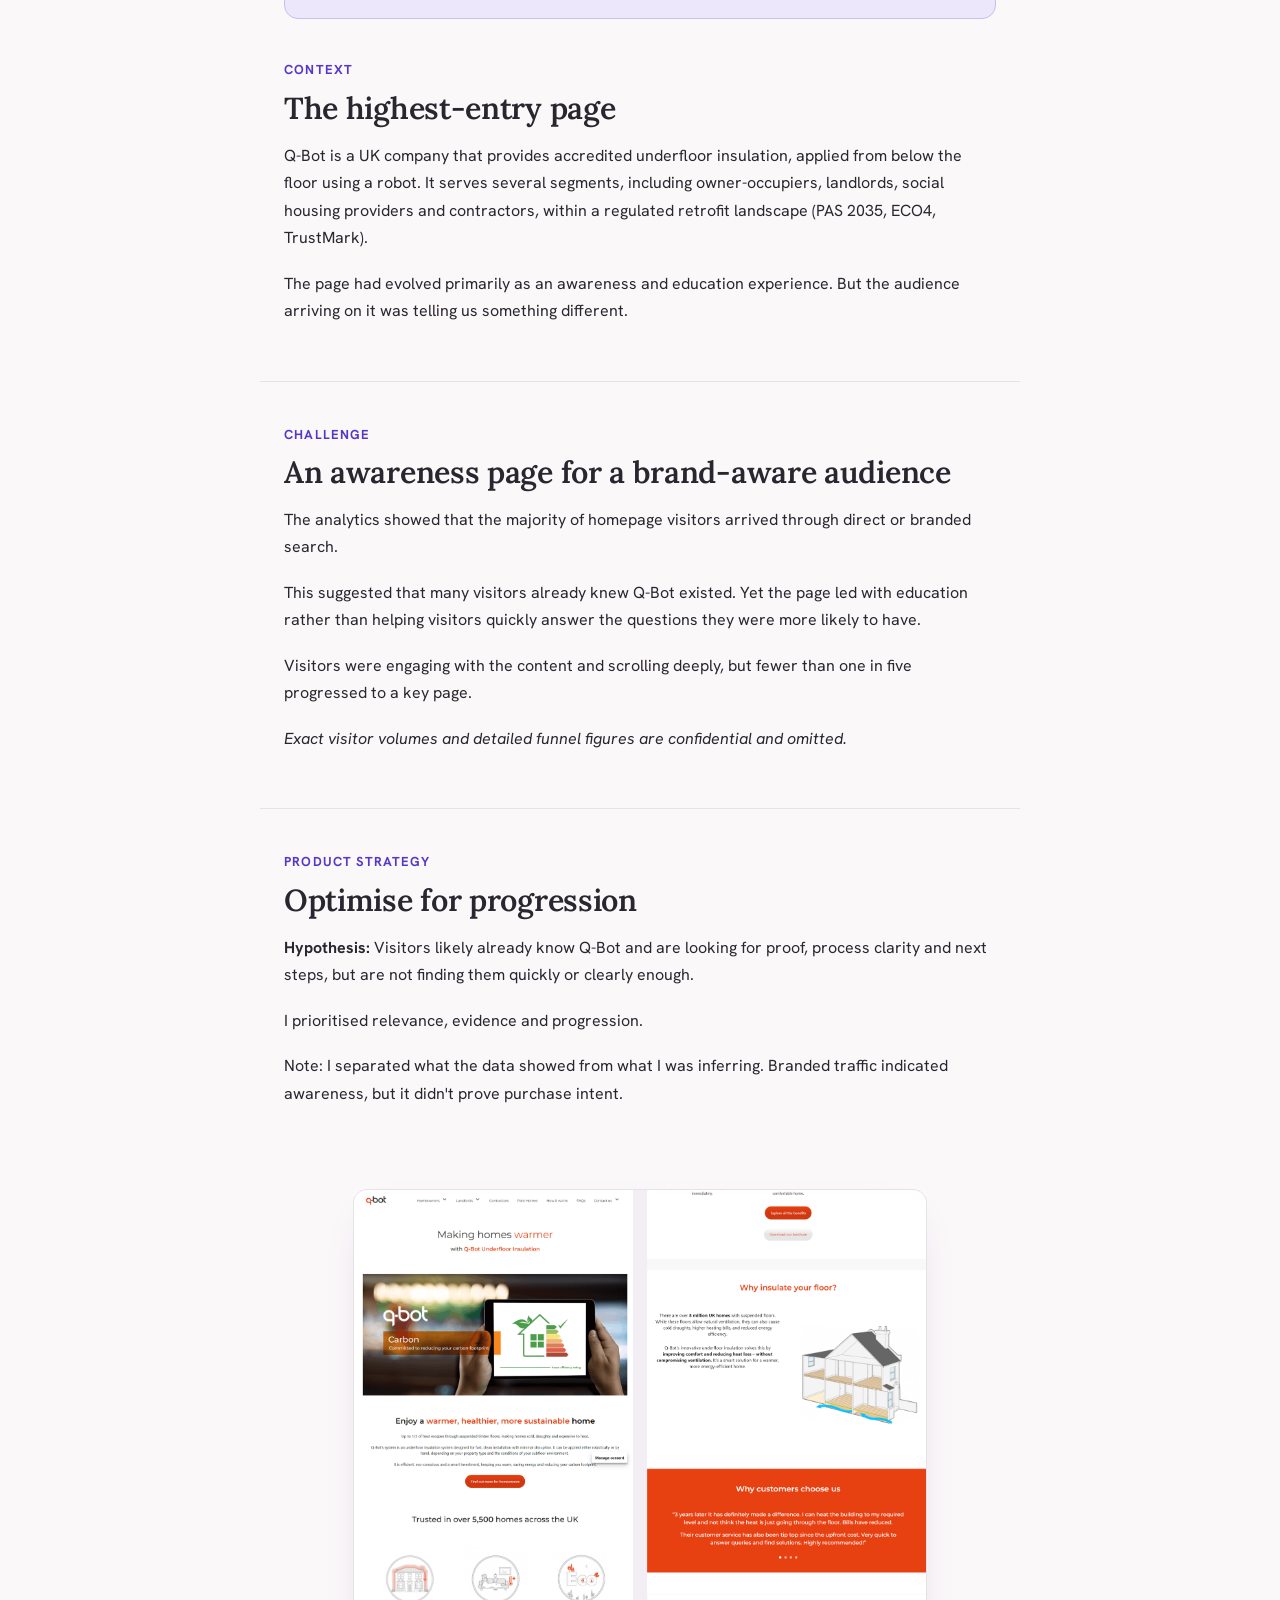
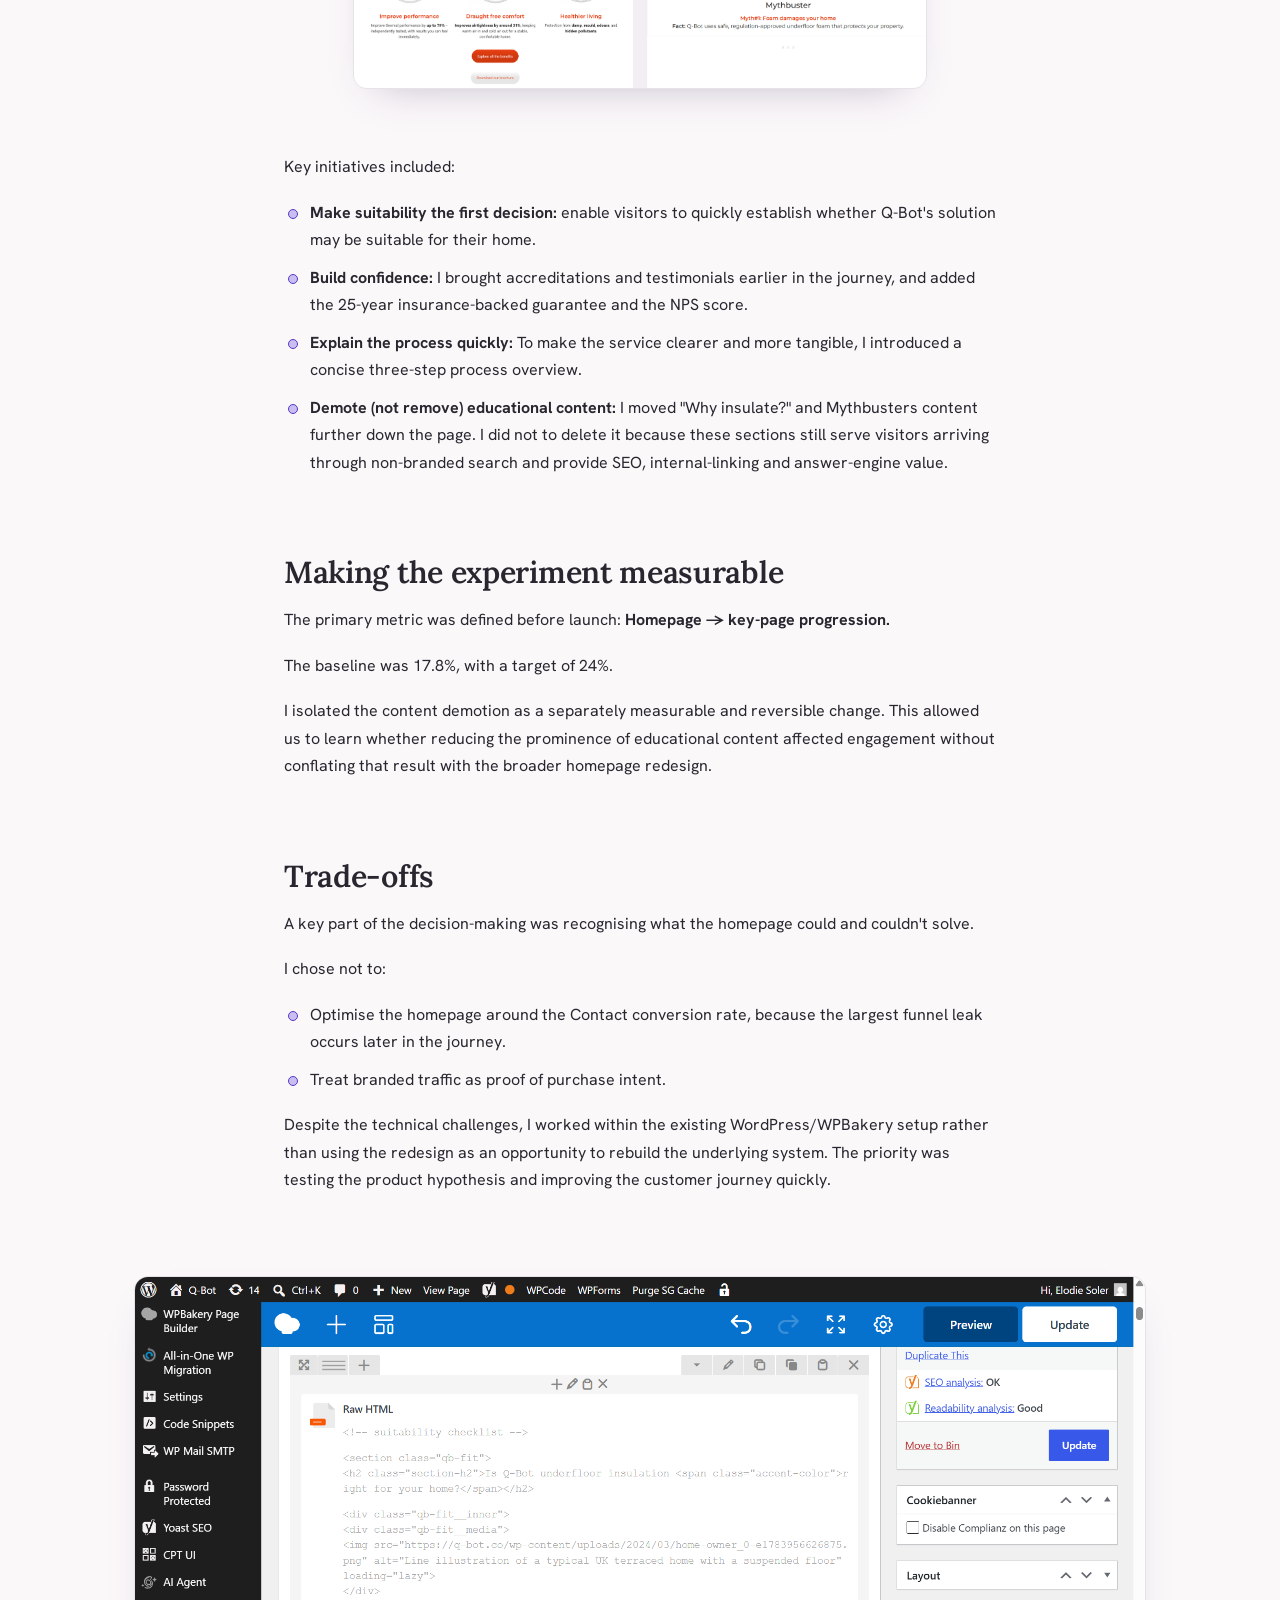
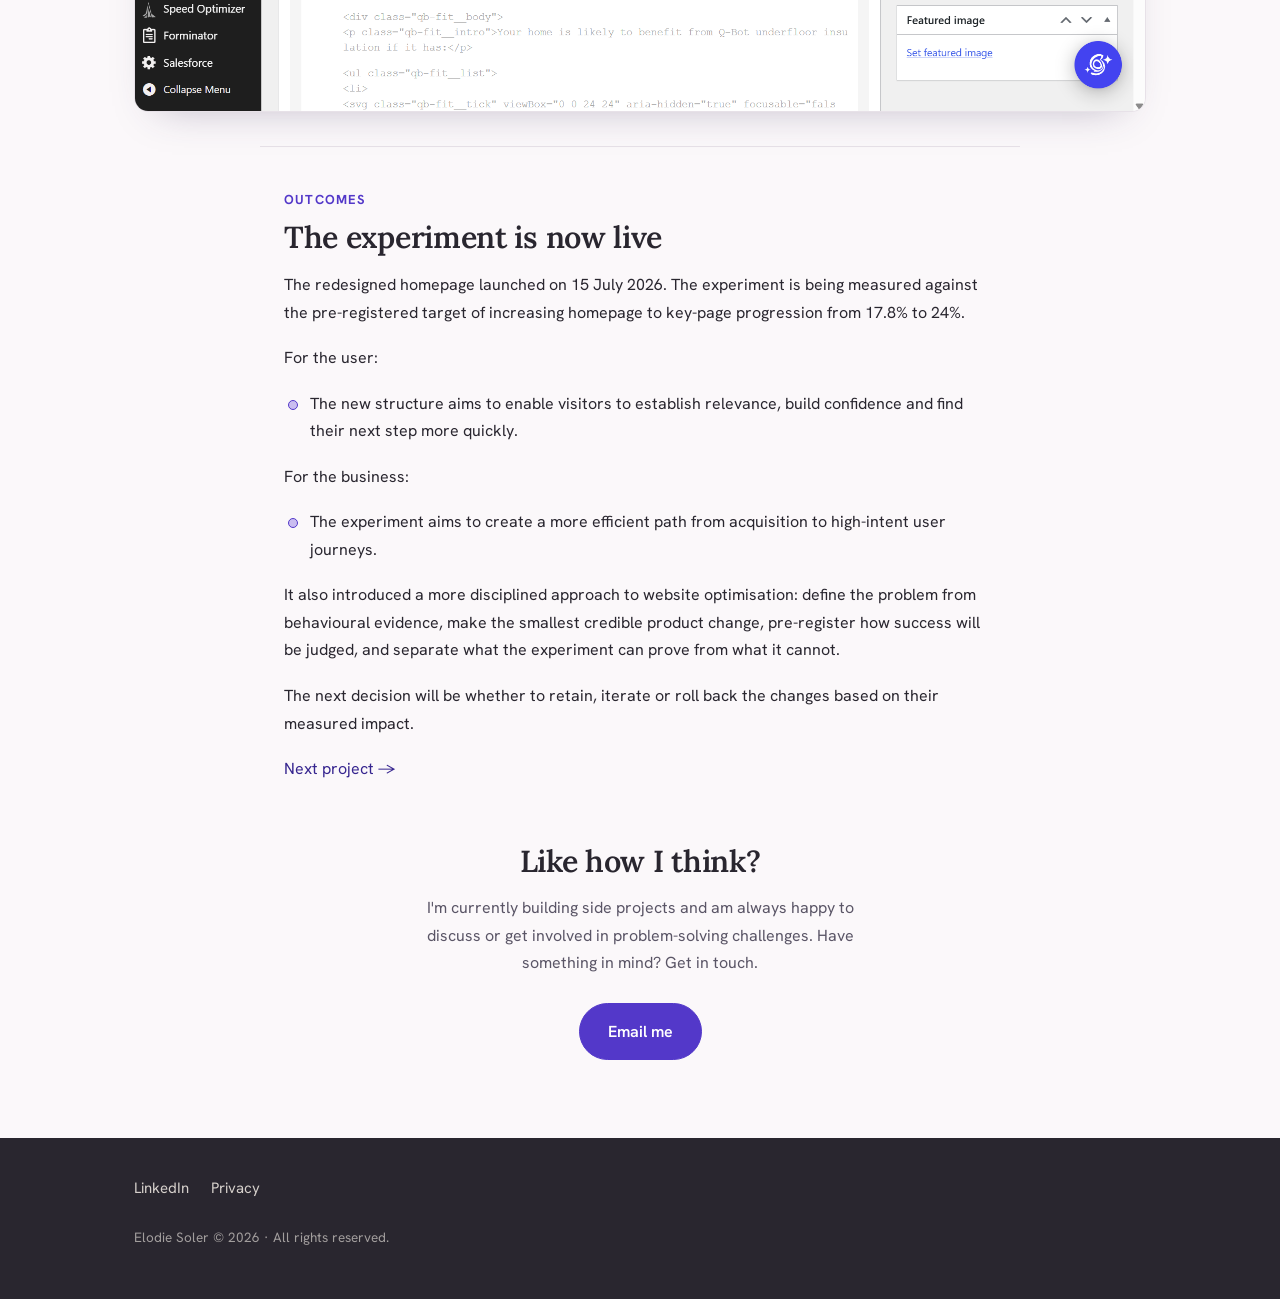
<file: projects/web-homepage-redesign/index.html>
<!DOCTYPE html>
<html lang="en-GB">
<head>
<meta charset="UTF-8">
<meta name="viewport" content="width=device-width, initial-scale=1">

<title>Web Homepage Reframing | Case Study</title>
<meta name="description" content="Product-led homepage optimisation for Q-Bot, using visitor intent and behavioural data to improve progression from the homepage to key pages.">
<link rel="icon" href="/images/shared/favicon.png">
<link rel="canonical" href="https://elodiesoler.com/projects/web-homepage-redesign/">
<link rel="stylesheet" href="/styles.css">

<!-- 1. Consent Mode defaults — opt-out model under PECR statistical purposes exception -->
<script>
  window.dataLayer = window.dataLayer || [];
  function gtag() { dataLayer.push(arguments); }
  gtag('consent', 'default', {
    // Granted unless the visitor has explicitly objected (DUAA opt-out)
    analytics_storage: localStorage.getItem('stcm.consent.analytics') === 'false' ? 'denied' : 'granted',

    // No advertising on this site — never granted
    ad_storage: 'denied',
    ad_user_data: 'denied',
    ad_personalization: 'denied',

    // Essential is required and cannot be rejected
    functionality_storage: 'granted',
    security_storage: 'granted'
  });
</script>

<!-- 2. Silktide Consent Manager (self-hosted) -->
<link rel="stylesheet" href="/assets/cm-ui.css">
<script src="/assets/cm-ui.js"></script>

<!-- 3. Banner configuration -->
<script>
  window.silktideConsentManager.init({
    consentTypes: [
      {
        id: 'essential',
        label: 'Essential',
        description: '<p>Required for the website to function. These cannot be switched off.</p>',
        required: true
      },
      {
        id: 'analytics',
        label: 'Analytics',
        description: '<p>Anonymous, aggregate usage statistics (Google Analytics) to improve this site. On by default under UK law; switch off any time.</p>',
        defaultValue: true,
        gtag: 'analytics_storage',
        onReject: function () {
          // DUAA requires we actually stop: remove existing GA cookies
          ['_ga', '_ga_RZK5H4CGJH'].forEach(function (n) {
            document.cookie = n + '=; expires=Thu, 01 Jan 1970 00:00:00 GMT; path=/; domain=.elodiesoler.com';
            document.cookie = n + '=; expires=Thu, 01 Jan 1970 00:00:00 GMT; path=/';
          });
        }
      },
      {
        id: 'recordings',
        label: 'Session recordings',
        description: '<p>Opt-in session recordings and heatmaps (Microsoft Clarity) to see where the site confuses people.</p>',
        defaultValue: false,
        onReject: function () {
          if (window.clarity) { window.clarity('stop'); }
        }
      }
    ],
    text: {
      prompt: {
        description: '<p>This site uses anonymous analytics by default to understand how it\u2019s used (allowed under UK law without consent \u2014 you can object below). Session recordings only run if you opt in.</p>'
      }
    }
  });
</script>
<!-- ===== END CONSENT ===== -->

<!-- Google Tag Manager -->
<script>(function(w,d,s,l,i){w[l]=w[l]||[];w[l].push({'gtm.start':
new Date().getTime(),event:'gtm.js'});var f=d.getElementsByTagName(s)[0],
j=d.createElement(s),dl=l!='dataLayer'?'&l='+l:'';j.async=true;j.src=
'https://www.googletagmanager.com/gtm.js?id='+i+dl;f.parentNode.insertBefore(j,f);
})(window,document,'script','dataLayer','GTM-PLMG66MH');</script>
<!-- End Google Tag Manager -->

</head>

<body class="case-study-page">

<!-- Google Tag Manager (noscript) -->
<noscript><iframe src="https://www.googletagmanager.com/ns.html?id=GTM-PLMG66MH"
height="0" width="0" style="display:none;visibility:hidden"></iframe></noscript>
<!-- End Google Tag Manager (noscript) -->

<!-- PAGE START -->

<!-- ===== top nav ===== -->
<nav class="nav">
  <a href="/" class="brand">Elodie Soler</a>
  <div class="links">
    <a href="/">Projects</a>
    <a href="/about/">About</a>
  </div>
</nav>

<!-- ===== HERO ===== -->
<header class="hero wide">
  <div class="eyebrow rise d1">
    <span class="tag">B2C</span>
    <span class="tag">Web</span>
    <span class="tag">2026</span>
  </div>
  <h1 class="rise d2">Reframing the Homepage Around Visitor Intent</h1>
  <p class="lede rise d3">Restructuring Q-Bot's highest-entry page around what visitors already know, what they need to trust, and where they need to go next.</p>
</header>

<div class="wide rise d4">
  <figure class="figure">
    <img src="/images/projects/web-homepage-redesign/Homepage cover desktop and mob.png" alt="The redesigned Q-Bot homepage shown on desktop and mobile">
  </figure>
</div>

<!-- ===== META STRIP ===== -->
<div class="wrap">
  <dl class="meta">
    <div><dt>Role</dt><dd>Product Manager & Product Designer</dd></div>
    <div><dt>Team</dt><dd>Solo</dd></div>
  </dl>
</div>

<!-- ===== My ROLE ===== -->
<section class="wrap">
  <h2>My Role</h2>
  <p>I owned the project end to end, from problem definition and hypothesis to redesign and implementation.</p>
  <p>I used six months of analytics to identify the opportunity, worked through the hypothesis with stakeholders, and defined the measurement approach before launch.</p>
</section>


<!-- ===== METRICS BAND ===== -->
<div class="wrap">
  <div class="metrics">
    <div class="metric">
      <div class="num">17.8% &rarr; 24%</div>
      <div class="lbl">target: homepage to key-page progression</div>
    </div>
  
  </div>
</div>

<!-- ===== CONTEXT ===== -->
<section class="wrap">
  <span class="kicker">Context</span>
  <h2>The highest-entry page</h2>
  <p>Q-Bot is a UK company that provides accredited underfloor insulation, applied from below the floor using a robot. It serves several segments, including owner-occupiers, landlords, social housing providers and contractors, within a regulated retrofit landscape (PAS 2035, ECO4, TrustMark).</p>
  <p>The page had evolved primarily as an awareness and education experience. But the audience arriving on it was telling us something different.</p>
</section>

<hr class="divider">

<!-- ===== CHALLENGE ===== -->
<section class="wrap">
  <span class="kicker">Challenge</span>
  <h2>An awareness page for a brand-aware audience</h2>
  <p>The analytics showed that the majority of homepage visitors arrived through direct or branded search.</p>
  <p>This suggested that many visitors already knew Q-Bot existed. Yet the page led with education rather than helping visitors quickly answer the questions they were more likely to have.</p>
  <p>Visitors were engaging with the content and scrolling deeply, but fewer than one in five progressed to a key page.</p>
  <p><em>Exact visitor volumes and detailed funnel figures are confidential and omitted.</em></p>
</section>

<hr class="divider">

<!-- ===== STRATEGY ===== -->
<section class="wrap">
  <span class="kicker">Product Strategy</span>
  <h2>Optimise for progression</h2>
  <p><strong>Hypothesis:</strong> Visitors likely already know Q-Bot and are looking for proof, process clarity and next steps, but are not finding them quickly or clearly enough.</p>
  <p>I prioritised relevance, evidence and progression.</p>
  <p>Note: I separated what the data showed from what I was inferring. Branded traffic indicated awareness, but it didn't prove purchase intent.</p>
  </section>

<div class="wide">
  <figure class="figure-single">
    <img src="/images/projects/web-homepage-redesign/Previous homepage design.png" alt="New homepage components: process overview, NPS banner and FAQ section">
  </figure>
</div>

  <section class="wrap">
 <p>Key initiatives included:</p>
    <ul class="clean">
    <li><strong>Make suitability the first decision:</strong> enable visitors to quickly establish whether Q-Bot's solution may be suitable for their home.</li>
    <li><strong>Build confidence:</strong> I brought accreditations and testimonials earlier in the journey, and added the 25-year insurance-backed guarantee and the NPS score.</li>
    <li><strong>Explain the process quickly:</strong> To make the service clearer and more tangible, I introduced a concise three-step process overview.</li>
    <li><strong>Demote (not remove) educational content:</strong> I moved "Why insulate?" and Mythbusters content further down the page. I did not to delete it because these sections still serve visitors arriving through non-branded search and provide SEO, internal-linking and answer-engine value.</li>
  </ul>
</section>

<section class="wrap">
  <h2>Making the experiment measurable</h2>
  <p>The primary metric was defined before launch: <strong>Homepage → key-page progression.</strong></p>
  <p>The baseline was 17.8%, with a target of 24%.</p>
  <p>I isolated the content demotion as a separately measurable and reversible change. This allowed us to learn whether reducing the prominence of educational content affected engagement without conflating that result with the broader homepage redesign.</p>
</section>

<section class="wrap">
  <h2>Trade-offs</h2>
  <p>A key part of the decision-making was recognising what the homepage could and couldn't solve.</p>
  <p>I chose not to:</p>
      <ul class="clean">
    <li>Optimise the homepage around the Contact conversion rate, because the largest funnel leak occurs later in the journey.</li>
    <li>Treat branded traffic as proof of purchase intent.</li>
  </ul>
  <p>Despite the technical challenges, I worked within the existing WordPress/WPBakery setup rather than using the redesign as an opportunity to rebuild the underlying system. The priority was testing the product hypothesis and improving the customer journey quickly.</p>
</section>

<div class="wide">
  <figure class="figure-single">
    <img src="/images/projects/web-homepage-redesign/Web homepage in wordpress.png" alt="Homepage in wordpress">
  </figure>
</div>

<hr class="divider">

<!-- ===== OUTCOME ===== -->
<section class="wrap">
  <span class="kicker">Outcomes</span>
  <h2>The experiment is now live</h2>
  <p>The redesigned homepage launched on 15 July 2026. The experiment is being measured against the pre-registered target of increasing homepage to key-page progression from 17.8% to 24%.</p>
  <p>For the user:</p>
  <ul class="clean">
    <li>The new structure aims to enable visitors to establish relevance, build confidence and find their next step more quickly.</li>
  </ul>
   <p>For the business:</p>
  <ul class="clean">
    <li>The experiment aims to create a more efficient path from acquisition to high-intent user journeys.</li>
  </ul>
  <p>It also introduced a more disciplined approach to website optimisation: define the problem from behavioural evidence, make the smallest credible product change, pre-register how success will be judged, and separate what the experiment can prove from what it cannot.</p>
  <p>The next decision will be whether to retain, iterate or roll back the changes based on their measured impact.</p>
  <a class="next" href="/projects/interactive-parts-system/">Next project →</a>
</section>


<!-- ===== CTA (mailto) ===== -->
<section class="cta wrap">
  <h2>Like how I think?</h2>
  <p>I'm currently building side projects and am always happy to discuss or get involved in problem-solving challenges. Have something in mind? Get in touch.</p>
  <a class="btn" id="email-cta" href="mailto:solerelodie@gmail.com?subject=Hello">Email me</a>
</section>

<!-- ===== footer ===== -->
<footer>
  <div class="foot">
    <div class="links">
      <a href="https://www.linkedin.com/in/elodie-soler/">LinkedIn</a>
      <a href="/privacy/">Privacy</a>
    </div>
    <div class="copy">Elodie Soler &copy; 2026 &middot; All rights reserved.</div>
  </div>
</footer>

<!-- PAGE END -->

</body>
</html>
</file>
<file: styles.css>
/* =====================================================================
   Elodie Soler — shared site styles
   ===================================================================== */

/* ---------- self-hosted fonts (variable) ---------- */
@font-face{
  font-family:"Lora";
  src:url("/fonts/Lora-Variable.ttf") format("truetype");
  font-weight:400 700; font-style:normal; font-display:swap;
}
@font-face{
  font-family:"Lora";
  src:url("/fonts/Lora-Italic-Variable.ttf") format("truetype");
  font-weight:400 700; font-style:italic; font-display:swap;
}
@font-face{
  font-family:"Hanken Grotesk";
  src:url("/fonts/HankenGrotesk-Variable.ttf") format("truetype");
  font-weight:100 900; font-style:normal; font-display:swap;
}
@font-face{
  font-family:"Hanken Grotesk";
  src:url("/fonts/HankenGrotesk-Italic-Variable.ttf") format("truetype");
  font-weight:100 900; font-style:italic; font-display:swap;
}

/* ---------- design tokens ---------- */
:root{
  --bg:          #fbf8fa;  /* page background */
  --surface:     #ffffff;  /* cards, raised surfaces */
  --surface-alt: #f3eef4;  /* soft panel / section bands */
  --ink:         #29262f;  /* primary text */
  --ink-soft:    #5a5566;  /* secondary text, labels */
  --ink-faint:   #847f8d;  /* captions, dates, rules */
  --line:        #e7e1e8;  /* hairlines, borders */
  --accent:      #5338c9;  /* links, primary buttons */
  --accent-deep: #36258f;  /* hover / pressed / emphasis */
  --accent-soft: #cabdf0;  /* decorative rules, dividers, illustration */
  --accent-tint: #ece7fb;  /* very light wash — badge/callout backgrounds */
  --accent-ring: rgba(83, 56, 201, 0.40); /* focus ring */

  --radius:14px;
  --radius-sm:10px;
  --maxw:760px;            /* reading width */
  --maxw-wide:1060px;      /* image / banner width */
  --shadow:0 18px 40px -24px rgba(60,48,90,.35);
}

/* ---------- base ---------- */
*{box-sizing:border-box;}
html{scroll-behavior:smooth;}
body{
  margin:0;background:var(--bg);color:var(--ink);
  font-family:"Hanken Grotesk",system-ui,sans-serif;
  font-size:clamp(16px,1.05vw,17.5px);line-height:1.72;-webkit-font-smoothing:antialiased;
}
h1,h2,h3{font-family:"Lora",Georgia,serif;font-weight:600;color:var(--ink);line-height:1.18;letter-spacing:-.01em;}
a{color:var(--accent-deep);text-decoration:none;}
a:hover{text-decoration:underline;}

/* ---------- layout helper ---------- */
.wide{max-width:var(--maxw-wide);margin-inline:auto;padding-inline:24px;}

/* ---------- tag pill ---------- */
.tag{font-size:12.5px;letter-spacing:.06em;text-transform:uppercase;color:var(--accent);
     background:var(--accent-tint);border:1px solid var(--accent-soft);padding:5px 12px;border-radius:999px;font-weight:600;}
.tag-alt {font-size:12px;font-weight:600;letter-spacing:0.08em;text-transform:uppercase;color:var(--accent);margin-bottom:0px;}

/* ---------- eyebrow (hero tag row) ---------- */
.eyebrow{display:flex;flex-wrap:wrap;gap:8px;margin-bottom:22px;}

/* ---------- section kicker ---------- */
.kicker{display:inline-block;font-size:13px;font-weight:700;letter-spacing:.09em;text-transform:uppercase;color:var(--accent);margin-bottom:8px;}

/* ---------- primary button ---------- */
.btn{display:inline-block;background:var(--accent);color:var(--surface);font-weight:600;font-size:16px;
     padding:14px 28px;border-radius:999px;border:1px solid var(--accent);transition:transform .15s ease,background .15s ease;}
.btn:hover{background:var(--accent-deep);text-decoration:none;transform:translateY(-2px);}

/* ---------- top nav ---------- */
.nav{max-width:var(--maxw-wide);margin:0 auto;padding:22px 24px;display:flex;align-items:center;justify-content:space-between;}
.nav .brand{font-family:"Lora",serif;font-weight:600;font-size:19px;letter-spacing:-.01em;color:var(--ink);margin-left:0;}
.nav .brand:hover{text-decoration:none;}
.nav .links a{color:var(--ink-soft);font-size:15px;margin-left:22px;}
.nav .links a:hover{color:var(--accent);text-decoration:none;}

/* ---------- 404 page ---------- */
 .page-404 {margin:0;min-height:100vh;display:flex;align-items:center;justify-content:center;
       background:var(--bg);color:var(--ink);font-family:"Hanken Grotesk",system-ui,sans-serif;
       text-align:center;padding:24px;}
  .page-404 main{max-width:520px;}
  .page-404 h1{font-family:"Lora",Georgia,serif;font-weight:600;font-size:2rem;margin:0 0 12px;}
  .page-404 p{color:var(--ink-faint);line-height:1.6;margin:0 0 28px;}
  .page-404 .code{font-size:.95rem;letter-spacing:.12em;color:var(--accent);font-weight:600;margin-bottom:10px;}
  .page-404 a.btn{display:inline-block;background:var(--accent);color:var(--bg);text-decoration:none;font-weight:600;
        padding:12px 26px;border-radius:999px;margin:0 6px 10px;}
  .page-404 a.ghost{display:inline-block;color:var(--accent);text-decoration:none;font-weight:600;
          padding:12px 26px;border:1.5px solid var(--accent);border-radius:999px;margin:0 6px 10px;}

/* ---------- staggered entrance ---------- */
.rise{opacity:0;transform:translateY(14px);animation:rise .7s cubic-bezier(.2,.7,.2,1) forwards;}
.d1{animation-delay:.05s}.d2{animation-delay:.15s}.d3{animation-delay:.25s}.d4{animation-delay:.35s}
@keyframes rise{to{opacity:1;transform:none;}}
@media (prefers-reduced-motion:reduce){.rise{animation:none;opacity:1;transform:none;}}

/* ---------- hero ---------- */
  .hero{padding:48px 24px 8px;}
  .hero .hero-title{font-family:"Lora",Georgia,serif; font-weight:600; color:var(--ink);line-height:1.18;letter-spacing:-.01em; font-size:clamp(2.3rem,5.4vw,3.6rem); 
    margin:0 0 20px; max-width:20ch;}
  .hero .lede{font-size:clamp(1.15rem,2.1vw,1.45rem);line-height:1.45;color:var(--ink);
              font-family:"Lora",serif;font-style:italic;font-weight:500;max-width:52ch;margin:0;letter-spacing:normal; }
  .case-study-page .hero h1 { font-size:clamp(2.3rem,5.4vw,3.6rem); margin:0 0 20px; max-width:20ch;}
  .privacy-page .hero h1 { font-size:clamp(2.3rem,5.4vw,3.6rem); margin:0 0 20px; max-width:20ch;}
/* ---------- hero centered ---------- */
  .index-page .hero, 
  .about-page .hero {padding:64px 24px 12px;display:flex; flex-direction:column;align-items:center;text-align:center;}
  .about-page .bio {display:flex; flex-direction:column;align-items:center;text-align:center;}
  .privacy-page .hero {padding:64px 24px 12px;display:flex; flex-direction:column;align-items:center;text-align:center;}
  .privacy-page .bio {display:flex; flex-direction:column;align-items:center;text-align:center;}

/* ---------- section generic ---------- */
  .section{padding-block:46px;}
  .section h2{font-size:clamp(1.6rem,3vw,2.2rem);margin:0 0 6px;}
  .section .sub{color:var(--ink-soft);max-width:60ch;margin:0 0 28px;}
  .divider{height:1px;background:var(--line);border:0;max-width:var(--maxw-wide);margin:8px auto;}

/* ---------- case study page - sections ---------- */
  .case-study-page section{padding-block: 30px;}
  .case-study-page section h2{font-size:clamp(1.45rem,2.6vw,1.9rem);margin:0 0 16px;}
  .case-study-page section h2 + p, .kicker + h2{margin-top:0;}
  .case-study-page p{margin:0 0 18px;}
  .case-study-page ul.clean{list-style:none;padding:0;margin:0 0 18px;}
  .case-study-page ul.clean li{position:relative;padding-left:26px;margin-bottom:10px;}
  .case-study-page ul.clean li::before{content:"";position:absolute;left:4px;top:.62em;width:8px;height:8px;border-radius:50%;
                      background:var(--accent-soft);border:1.5px solid var(--accent);}
   .case-study-page .divider{height:1px;background:var(--line);border:0;max-width:var(--maxw);margin:8px auto;}

  /* ---------- case study page - hero image ---------- */
  .case-study-page .figure{margin:34px auto;}
  .case-study-page .figure-single {display: flex; flex-direction: column; align-items: center; margin:34px auto;}
  .case-study-page .figure img{max-height: none;width: 100%;display:block;border-radius:var(--radius);border:1px solid var(--line);box-shadow:var(--shadow);background:var(--surface-alt);}
  .case-study-page .figure-single img{max-height: 500px; width:auto; max-width:100%; display:block;border-radius:var(--radius);border:1px solid var(--line);box-shadow:var(--shadow);background:var(--surface-alt);}
  .case-study-page .figure figcaption{font-size:14px;color:var(--ink-faint);margin-top:10px;text-align:center;font-style:italic;}
  .case-study-page .figure-single figcaption{font-size:14px;color:var(--ink-faint);margin-top:10px;text-align:center;font-style:italic;}
  .case-study-page .img-placeholder{aspect-ratio:16/9;display:flex;align-items:center;justify-content:center;text-align:center;
    border-radius:var(--radius);border:2px dashed var(--accent-soft);background:var(--accent-tint);color:var(--accent-deep);
    font-weight:600;padding:24px;}

  /* ---------- case study page - meta strip ---------- */
  .case-study-page .meta{display:grid;grid-template-columns:repeat(auto-fit,minmax(150px,1fr));gap:1px;background:var(--line);
        border:1px solid var(--line);border-radius:var(--radius);overflow:hidden;margin:8px 0 4px;}
  .case-study-page .meta div{background:var(--bg);padding:18px 20px;}
  .case-study-page .meta dt{font-size:12px;letter-spacing:.07em;text-transform:uppercase;color:var(--ink-faint);font-weight:700;margin-bottom:4px;}
  .case-study-page .meta dd{margin:0;font-size:15.5px;color:var(--ink);}

  /* ---------- case study page - metrics band ---------- */
  .case-study-page .metrics{background:var(--accent-tint);border:1px solid var(--accent-soft);border-radius:var(--radius);
           padding:30px 24px;margin:6px 0;display:grid;grid-template-columns:repeat(auto-fit,minmax(160px,1fr));gap:24px;text-align:center;}
  .case-study-page .metric .num{font-family:"Lora",serif;font-weight:600;font-size:clamp(2.1rem,4vw,2.9rem);color:var(--accent-deep);line-height:1;}
  .case-study-page .metric .lbl{font-size:14.5px;color:var(--ink-soft);margin-top:8px;}
  .case-study-page .pill-replace{display:inline-block;font-family:"Hanken Grotesk",sans-serif;font-size:11px;font-weight:700;letter-spacing:.05em;
                text-transform:uppercase;color:#fff;background:var(--accent);border-radius:6px;padding:2px 7px;vertical-align:middle;margin-left:6px;}

  /* ---------- case study page - pull-quote ---------- */
  .case-study-page blockquote{margin:24px 0;padding:18px 24px;border-left:3px solid var(--accent);background:var(--surface-warm);
             border-radius:0 var(--radius-sm) var(--radius-sm) 0;font-family:"Lora",serif;font-style:italic;font-size:1.12rem;color:var(--ink);}
  .case-study-page blockquote cite{display:block;font-style:normal;font-family:"Hanken Grotesk",sans-serif;font-size:14px;color:var(--ink-faint);margin-top:8px;}

  /* ---------- case study page - image pair grid ---------- */
  .case-study-page .grid2{display:grid;grid-template-columns:repeat(auto-fit,minmax(280px,1fr));gap:18px;margin:24px 0;}
  .case-study-page .grid2 .figure{margin:0;}

  /* ---------- case study page - highlight callout ---------- */
  .case-study-page .callout{background:var(--surface);border:1px solid var(--line);border-radius:var(--radius);padding:22px 24px;margin:24px 0;box-shadow:var(--shadow);}
  .case-study-page .callout .kicker{color:var(--accent-deep);}
  .case-study-page .callout .p {margin:0;}

  /* ---------- case study page - CTA aligned to the right ---------- */
   /* .case-study-page .wrap .next {display:flex; justify-content:right;} */

/* ---------- index page - work grid ---------- */
  .index-page .work-grid{display:grid;grid-template-columns:repeat(2,1fr);gap:22px; padding-top: 22px;}
  .index-page .card{display:block;background:var(--surface);border:1px solid var(--line);border-radius:var(--radius);
        overflow:hidden;box-shadow:var(--shadow);transition:transform .2s ease,box-shadow .2s ease;}
  .index-page .card:hover{text-decoration:none;transform:translateY(-4px);box-shadow:0 26px 50px -26px rgba(60,48,90,.45);}
  .index-page .card .thumb{aspect-ratio:4/3;overflow:hidden;background:var(--surface-warm);}
  .index-page .card .thumb img{width:100%;height:100%;object-fit:cover;display:block;transition:transform .35s ease;}
  .index-page .card:hover .thumb img{transform:scale(1.04);}
  .index-page .card .body{padding:18px 22px 22px;}
  .index-page .card .cat{font-size:12px;letter-spacing:.06em;text-transform:uppercase;color:var(--accent);font-weight:700;}
  .index-page .card h3{font-size:1.3rem;margin:6px 0 0;color:var(--ink);display:flex;align-items:center;justify-content:space-between;gap:10px;}
  .index-page .card h3 .arr{color:var(--accent);font-weight:400;transition:transform .2s ease;}
  .index-page .card:hover h3 .arr{transform:translate(3px,-3px);}

  /* ---------- index page - how I work ---------- */
  .index-page .band{position:relative;background:var(--ink);color:#f4efe7;padding:66px 0 72px;margin:30px 0;overflow:hidden;}
  .index-page .band::before{content:"";position:absolute;inset:0;background:
      radial-gradient(900px 360px at 12% -10%, rgba(50,128,236,.22), transparent 60%),
      radial-gradient(700px 320px at 100% 120%, rgba(50,128,236,.16), transparent 55%);
      pointer-events:none;}
  .index-page .band > .wide{position:relative;}
  .index-page .band .kicker{color:var(--accent-soft);}
  .index-page .band h2{color:#fbf7f0;}
  .index-page .band .sub{color:rgba(244,239,231,.66);}
  .index-page .cap-grid{display:grid;grid-template-columns:repeat(2,1fr);gap:18px;}
  .index-page .cap{background:rgba(255,255,255,.045);border:1px solid rgba(255,255,255,.11);border-radius:var(--radius);
       padding:26px 26px 28px;transition:transform .2s ease,background .2s ease,border-color .2s ease;}
  .index-page .cap:hover{background:rgba(50,128,236,.12);border-color:var(--accent);}
  .index-page .cap .num{font-family:"Lora",serif;font-size:14px;color:var(--accent-soft);font-weight:600;letter-spacing:.04em;}
  .index-page .cap h3{font-size:1.18rem;margin:6px 0 8px;color:#fbf7f0;}
  .index-page .cap p{margin:0;color:rgba(244,239,231,.74);font-size:15.5px;line-height:1.6;}

  /* ---------- index page - about preview ---------- */
  .index-page .about{display:grid;grid-template-columns:1.25fr .85fr;gap:40px;align-items:center;}
  .index-page .about h2{font-size:clamp(1.7rem,3.2vw,2.4rem);margin:0 0 16px;}
  .index-page .about p{margin:0 0 16px;color:var(--ink);}
  .index-page .about .about-img{margin:0;}
  .index-page .about .about-img img{width:100%;height:auto;display:block;border-radius:var(--radius);
        border:1px solid var(--line);box-shadow:var(--shadow);background:var(--surface-alt);}
  .index-page .about .about-img img:hover{box-shadow:0 26px 50px -26px rgba(60,48,90,.45); transition:transform .2s ease,background .2s ease;}
  .about .about-img figcaption{font-size:13.5px;color:var(--ink-faint);margin-top:10px;font-style:italic;text-align:center;}

  /* ---------- about page - bio ---------- */
  .about-page .bio p{margin:0 0 20px;font-size:clamp(1.05rem,1.4vw,1.2rem);}
  .about-page .bio strong{font-weight:700;}

  /* ---------- about page - toolkit ---------- */
  .about-page .toolkit{display:grid;grid-template-columns:repeat(3,1fr);gap:18px;}
  .about-page .tk{background:var(--surface);border:1px solid var(--line);border-radius:var(--radius);padding:24px 24px 26px;box-shadow:var(--shadow);}
  .about-page .tk .tk-h{font-family:"Lora",serif;font-weight:600;font-size:1.15rem;color:var(--ink);margin:0 0 12px;display:flex;align-items:center;gap:9px;}
  .about-page .tk .tk-h::before{content:"";width:9px;height:9px;border-radius:50%;background:var(--accent-soft);border:1.5px solid var(--accent);flex:none;}
  .about-page .tk ul{list-style:none;margin:0;padding:0;}
  .about-page .tk li{font-size:15px;color:var(--ink-soft);padding:6px 0;border-top:1px solid var(--line);}
  .about-page .tk li:first-child{border-top:0;}

  /* ---------- about page - sketching band (light) ---------- */
  .about-page .sketch-intro{max-width:var(--maxw);margin-inline:auto;padding-inline:24px;}
  .about-page .sketch-intro blockquote{margin:18px 0 0;padding:20px 26px;border-left:3px solid var(--accent);background:var(--surface-warm);
        border-radius:0 var(--radius-sm) var(--radius-sm) 0;font-family:"Lora",serif;font-style:italic;font-size:1.12rem;color:var(--ink);line-height:1.5;}
  .about-page .sketch-intro blockquote p{margin:0 0 12px;}
  .about-page .sketch-intro blockquote p:last-child{margin:0;}

  /* ---------- about page - sketch gallery — masonry */
  .about-page .gallery{columns:3;column-gap:18px;margin-top:30px;}
  .about-page .gallery figure{margin:0 0 18px;break-inside:avoid; object-fit: cover;}
  .about-page .gallery img{width:100%;height:auto;display:block;border-radius:var(--radius-sm);border:1px solid var(--line);
        box-shadow:var(--shadow);background:var(--surface-warm);}
  .about-page .gallery figcaption{font-size:14px;color:var(--ink-faint);margin-top:10px;text-align:center;font-style:italic;}

  

  /* ---------- about page - image pair grid */
  .about-page .grid2{display:grid;grid-template-columns:repeat(auto-fit,minmax(280px,1fr));gap:18px;margin:24px 0;}
  .about-page .grid2 .figure{margin:0;}

    /* ---------- privacy page ---------- */
  .privacy-page .bio p{margin:0 0 20px;font-size:clamp(1.05rem,1.4vw,1.2rem);}
  .privacy-page .bio strong{font-weight:700;}
  .privacy-page .wrap {margin-bottom: 50px;}
  .privacy-page .wrap-final {margin-bottom: 100px;}

    /* ---------- reading width ---------- */
  .wrap {max-width:var(--maxw);margin-inline:auto;padding-inline:24px;}
  .wrap-final {max-width:var(--maxw);margin-inline:auto;padding-inline:24px;}

  /* ---------- CTA ---------- */
  .cta{text-align:center;padding:60px 24px 24px;}
  .cta h2{font-size:clamp(1.7rem,3.2vw,2.3rem);margin:0 0 12px;}
  .cta p{color:var(--ink-soft);max-width:50ch;margin:0 auto 26px;}

/* ---------- footer ---------- */
footer{background:var(--ink);color:#f4efe7;margin-top:48px;padding:36px 0 50px;}
.foot{max-width:var(--maxw-wide);margin:0 auto;padding-inline:24px;display:flex;flex-wrap:wrap;gap:16px;align-items:center;justify-content:space-between;}
.foot .links a{color:rgba(244,239,231,.85);margin-left:18px;font-size:15px;}
.foot .links a:first-child{margin-left:0;}
.foot .links a:hover{color:var(--accent-soft);text-decoration:none;}
.foot .copy{width:100%;color:rgba(244,239,231,.6);font-size:13.5px;margin-top:8px;}
@media (max-width:560px){
  .foot{justify-content:flex-start;}
  .foot .links{width:100%;}
  .foot .links a:first-child{margin-left:0;}
}

  /* ---------- responsive - index page ---------- */
  @media (max-width:760px){
    .index-page .work-grid{grid-template-columns:1fr;}
    .index-page .cap-grid{grid-template-columns:1fr;}
    .index-page .about{grid-template-columns:1fr;gap:28px;}
    .index-page .about .about-img{order:-1;}
  }

    /* ---------- responsive - about page ---------- */
  @media (max-width:900px){
    .about-page .toolkit{grid-template-columns:1fr;}
    .about-page .gallery{columns:2;}
  }
  @media (max-width:560px){
    .about-page .gallery{columns:1;}
  }

  /* ===== Consent banner — Iris theme ===== */
#stcm-wrapper {
  --primaryColor: #5338c9;                       /* Iris — buttons, links, toggles */
  --backgroundColor: #ffffff;                    /* banner surface */
  --textColor: #2b2433;                          /* body text — dark mauve-charcoal */
  --fontFamily: 'Hanken Grotesk', sans-serif;
  --iconColor: #5338c9;                          /* reopen-icon circle */
  --iconBackgroundColor: #ffffff;                /* the cookie glyph inside it */
}

/* Focus ring: Silktide hardcodes a white outer ring, invisible on a light
   banner — replace it with Iris so keyboard focus stays visible */
#stcm-wrapper a:focus,
#stcm-wrapper #stcm-banner button:focus,
#stcm-wrapper #stcm-modal button:focus,
#stcm-wrapper #stcm-icon:focus {
  box-shadow: 0 0 0 2px var(--backgroundColor), 0 0 0 4px #5338c9;
}
</file>
<file: assets/cm-ui.css>
/* 
  Silktide Consent Manager - https://silktide.com/consent-manager/  
*/

/* --------------------------------
  Global Styles
-------------------------------- */
/* Wrapper (Global) */
#stcm-wrapper {
  --fontFamily: 'Hanken Grotesk', sans-serif;
  --primaryColor: #5338c9;                       /* Iris — buttons, links, toggles */
  --backgroundColor: #ffffff;                    /* banner surface */
  --textColor: #2b2433;                          /* body text — dark mauve-charcoal */
  --iconColor: #5338c9;                          /* reopen-icon circle */
  --iconBackgroundColor: #ffffff;                /* the cookie glyph inside it */
  position: fixed;
  bottom: 0;
  right: 0;
  width: 100%;
  height: 100%;
  z-index: 99999;
  pointer-events: none;
  border: 0px;
  display: flex;
  justify-content: center;
  align-items: center;
}

/* --------------------------------
Links
-------------------------------- */
#stcm-wrapper a {
  all: unset;
  display: inline-block;
  color: var(--primaryColor);
  text-decoration: underline;
}

#stcm-wrapper a:hover {
  cursor: pointer;
  color: var(--textColor);
}

/* --------------------------------
Focus Styles
-------------------------------- */
/* Focus ring: Silktide hardcodes a white outer ring, invisible on a light
   banner — replace it with Iris so keyboard focus stays visible */
#stcm-wrapper a:focus,
#stcm-wrapper #stcm-banner button:focus,
#stcm-wrapper #stcm-modal button:focus,
#stcm-wrapper #stcm-icon:focus {
  box-shadow: 0 0 0 2px var(--backgroundColor), 0 0 0 4px #5338c9;
}

/* --------------------------------
General Styles
-------------------------------- */
#stcm-wrapper .stcm-button {
  color: var(--backgroundColor);
  background-color: var(--primaryColor);
  border: 2px solid var(--primaryColor);
  padding: 10px 20px;
  text-decoration: none;
  text-align: center;
  display: inline-block;
  font-size: 16px;
  line-height: 24px;
  cursor: pointer;
  border-radius: 5px;
}

#stcm-wrapper .stcm-button-primary:hover {
  background-color: var(--backgroundColor);
  color: var(--primaryColor);
}

#stcm-wrapper .stcm-button-secondary {
  background-color: var(--backgroundColor);
  color: var(--primaryColor);
}

#stcm-wrapper .stcm-button-secondary:hover {
  background-color: var(--primaryColor);
  color: var(--backgroundColor);
}

/* --------------------------------
Banner
-------------------------------- */
#stcm-banner {
  font-family: var(--fontFamily);
  color: var(--textColor);
  background-color: var(--backgroundColor);
  box-sizing: border-box;
  padding: 32px;
  border-radius: 12px;
  pointer-events: auto;
  border: 0px;
  position: fixed;
  bottom: 16px;
  right: 16px;
  width: 600px;
  overflow: auto;
  max-width: calc(100% - 32px);
  max-height: calc(100vh - 32px);
  transform: translate(0, -20px);
  opacity: 0;
  animation: stcm-slide-down 350ms ease-out;
  animation-delay: 0.3s;
}

#stcm-banner.stcm-loaded {
  opacity: 1;
  transform: none;
  animation: none;
}

#stcm-banner:focus {
  border-radius: 50%;
}

#stcm-banner.stcm-pos-center {
  top: 50%;
  left: 50%;
  bottom: auto;
  right: auto;
  position: fixed;
  transform: translate(-50%, calc(-50% - 20px));
  animation: stcm-slide-down-center 350ms ease-out forwards;
}

#stcm-banner.stcm-pos-bottom-left {
  bottom: 16px;
  left: 16px;
  position: fixed;
}

#stcm-banner.stcm-pos-bottom-center {
  bottom: 16px;
  left: 50%;
  position: fixed;
  transform: translate(-50%, -20px);
  animation: stcm-slide-down-bottom-center 350ms ease-out forwards;
}

#stcm-banner .stcm-preferences-button {
  display: flex;
  gap: 5px;
  border: none;
  padding: 15px 0px;
  background-color: transparent;
  color: var(--primaryColor);
  cursor: pointer;
  font-size: 16px;
}

#stcm-banner .stcm-preferences-button span {
  display: block;
  white-space: nowrap;
  text-decoration: none;
}

#stcm-banner .stcm-preferences-button span:hover {
  color: var(--textColor);
}

#stcm-banner p {
  font-size: 16px;
  line-height: 24px;
  color: var(--textColor);
  margin: 0px 0px 15px;
}

#stcm-banner a {
  display: inline-block;
  color: var(--primaryColor);
  text-decoration: underline;
  background-color: var(--backgroundColor);
}

#stcm-banner a:hover {
  color: var(--textColor);
}

#stcm-banner a.stcm-logo {
  display: flex;
  align-items: center;
  justify-content: center;
  fill: #fff; /* passed down to svg > path */
  margin-left: auto;
  width: 48px;
  height: 48px;
  text-decoration: none;
  display: none;
}

#stcm-banner .stcm-actions {
  display: flex;
  gap: 16px;
  flex-direction: column;
  margin-top: 24px;
}

@media (min-width: 600px) {
  #stcm-banner .stcm-actions {
    flex-direction: row;
    align-items: center;
  }
}

#stcm-banner .stcm-actions-row {
  display: flex;
  gap: 16px;
  flex-direction: row;
  align-items: center;
  justify-content: space-between;
  flex-grow: 1;
}

/* --------------------------------
Modal
-------------------------------- */
#stcm-modal {
  display: none;
  pointer-events: auto;
  overflow: auto;
  width: 800px;
  max-width: 100%;
  max-height: 100%;
  border: 0px;
  transform: translate(0px, -20px);
  opacity: 0;
  animation: stcm-slide-up-center 350ms ease-out forwards;
  box-shadow: -5px 5px 10px 0px #00000012, 0px 0px 50px 0px #0000001a;
  font-family: var(--fontFamily);
  color: var(--textColor);
  flex-direction: column;
  padding: 30px;
  background-color: var(--backgroundColor);
  border-radius: 12px;
  box-sizing: border-box;
}

/* --------------------------------
Modal - Header
-------------------------------- */
#stcm-modal header {
  display: flex;
  justify-content: space-between;
  align-items: center;
  margin-bottom: 20px;
  gap: 16px;
}

#stcm-modal h1 {
  font-family: var(--fontFamily);
  color: var(--textColor);
  font-size: 24px;
  font-weight: 500;
  margin: 0px;
}

#stcm-modal .stcm-modal-close {
  display: inline-flex;
  border: none;
  padding: 13px;
  cursor: pointer;
  background: var(--backgroundColor);
  color: var(--primaryColor);
}

#stcm-modal .stcm-modal-close svg {
  fill: var(--primaryColor);
}

/* --------------------------------
Modal - Content
-------------------------------- */
#stcm-modal section {
  flex: 1;
  margin-top: 32px;
}

#stcm-modal section::-webkit-scrollbar {
  display: block; /* Force scrollbars to show */
  width: 5px; /* Width of the scrollbar */
}

#stcm-modal section::-webkit-scrollbar-thumb {
  background-color: var(--textColor); /* Color of the scrollbar thumb */
  border-radius: 10px; /* Rounded corners for the thumb */
}

#stcm-modal p {
  font-size: 16px;
  line-height: 24px;
  color: var(--textColor);
  opacity: 0.6;
  margin: 0px 0px 15px;
}

#stcm-modal p:last-of-type {
  margin: 0px;
}

#stcm-modal fieldset {
  padding: 0px;
  border: none;
  margin: 0px 0px 32px;
}

#stcm-modal fieldset:last-of-type {
  margin: 0px;
}

#stcm-modal legend {
  padding: 0px;
  margin: 0px 0px 10px;
  font-weight: 700;
  color: var(--textColor);
  font-size: 16px;
}

#stcm-modal .stcm-consent-row {
  display: flex;
  justify-content: space-between;
  align-items: flex-start;
  gap: 24px;  
}

/* --------------------------------
Modal - Switches
-------------------------------- */
#stcm-modal .stcm-toggle {
  flex-shrink: 0;
  position: relative;
  display: inline-block;
  height: 34px;
  width: 74px;
  cursor: pointer;
}

#stcm-modal .stcm-toggle:focus-within {
  outline: none;
  box-shadow: 0 0 0 2px var(--backgroundColor), 0 0 0 4px #5338c9;
  border-radius: 25px;
}

#stcm-modal .stcm-toggle input {
  opacity: 0;
  position: absolute;
}

/* Unchecked Switch Styles */
#stcm-modal .stcm-toggle-track {
  position: relative;
  display: block;
  height: 34px;
  width: 74px;
  background: var(--textColor);
  border-radius: 25px;
}

#stcm-modal .stcm-toggle-thumb {
  position: absolute;
  top: 2px;
  left: 2px;
  display: block;
  height: 30px;
  width: 30px;
  background: var(--backgroundColor);
  border-radius: 50%;
  transition: left 150ms ease-out;
}

#stcm-modal .stcm-toggle-off,
#stcm-modal .stcm-toggle-on {
  text-transform: uppercase;
  font-size: 15px;
  font-weight: 500;
  color: var(--backgroundColor);
  position: absolute;
  top: 5px;
  right: 8px;
  transition: right 150ms ease-out, opacity 150ms ease-out;
}

#stcm-modal .stcm-toggle-off {
  opacity: 1;
}

#stcm-modal .stcm-toggle-on {
  opacity: 0;
}

/* Checked Switch Styles */
#stcm-modal .stcm-toggle input:checked + .stcm-toggle-track {
  background: var(--primaryColor);
}

#stcm-modal .stcm-toggle input:checked ~ .stcm-toggle-thumb {
  left: calc(100% - 32px);
}

#stcm-modal .stcm-toggle input:checked ~ .stcm-toggle-off {
  right: calc(100% - 32px);
  opacity: 0;
}

#stcm-modal .stcm-toggle input:checked ~ .stcm-toggle-on {
  right: calc(100% - 34px);
  opacity: 1;
}

#stcm-modal .stcm-toggle input:disabled + .stcm-toggle-track {
  opacity: 0.65;
  filter: grayscale(100%);
  cursor: not-allowed;
}

/* --------------------------------
Modal - Footer
-------------------------------- */
#stcm-modal footer {
  display: flex;
  flex-direction: column;
  gap: 16px;
  margin-top: 24px;
  background: var(--backgroundColor);
}

@media (min-width: 600px) {
  #stcm-modal footer {
    flex-direction: row;
    align-items: center;
  }
}

#stcm-modal footer a {
  margin-left: auto;
  padding: 0;
}

#stcm-modal footer a.stcm-credit-link {
  text-decoration: none;
  display: none;
}

#stcm-modal footer a.stcm-credit-link:hover {
  text-decoration: underline;
}

/* Cookie Icon */
#stcm-icon {
  display: none;
  position: fixed;
  bottom: 10px;
  left: 10px;
  justify-content: center;
  align-items: center;
  width: 60px;
  height: 60px;
  border-radius: 50%;
  padding: 0px;
  border: none;
  background-color: var(--iconColor);
  cursor: pointer;
  box-shadow: 0px 0px 6px 0px #0000001a;
  pointer-events: auto;
  animation: stcm-fade-in 0.3s ease-in-out forwards;
}

#stcm-icon.stcm-pos-bottom-right {
  left: auto;
  right: 10px;
}

#stcm-icon svg {
  fill: var(--backgroundColor);
}

/* --------------------------------
Backdrop
-------------------------------- */
#stcm-backdrop {
  display: none;
  position: absolute;
  top: 0;
  left: 0;
  width: 100%;
  height: 100%;
  background-color: #00000077;
  pointer-events: all;
}

/* --------------------------------
Animations
-------------------------------- */
@keyframes stcm-fade-in {
  from {
    opacity: 0;
  }
  to {
    opacity: 1;
  }
}

@keyframes stcm-slide-down {
  from {
    opacity: 0;
    transform: translateY(-20px);
  }
  to {
    opacity: 1;
    transform: translateY(0);
  }
}

@keyframes stcm-slide-down-center {
  from {
    opacity: 0;
    transform: translate(-50%, calc(-50% - 20px));
  }
  to {
    opacity: 1;
    transform: translate(-50%, -50%);
  }
}

@keyframes stcm-slide-down-bottom-center {
  from {
    opacity: 0;
    transform: translate(-50%, -20px);
  }
  to {
    opacity: 1;
    transform: translate(-50%, 0);
  }
}

@keyframes stcm-slide-up-center {
  from {
    opacity: 0;
    transform: translate(0px, 20px);
  }
  to {
    opacity: 1;
    transform: translate(0px, 0px);
  }
}

/* --------------------------------
Animation - backdrop click feedback
-------------------------------- */
@keyframes stcm-nudge {
  0%, 100% { right: 16px; }
  10%, 30%, 50%, 70%, 90% { right: 20px; }
  20%, 40%, 60%, 80% { right: 12px; }
}

/* Apply to banner */
#stcm-banner.stcm-nudge {
  animation: stcm-nudge 1s ease-in-out;
}

/* Apply to modal */
#stcm-modal.stcm-nudge {
  animation: stcm-nudge 0.5s ease-in-out;
}

/* Respect reduced motion preferences */
@media (prefers-reduced-motion: reduce) {
  #stcm-banner.stcm-nudge,
  #stcm-modal.stcm-nudge {
    animation: stcm-pulse 0.5s ease-in-out;
  }
  
  @keyframes stcm-pulse {
    0%, 100% { opacity: 1; }
    50% { opacity: 0.85; }
  }
}
</file>
